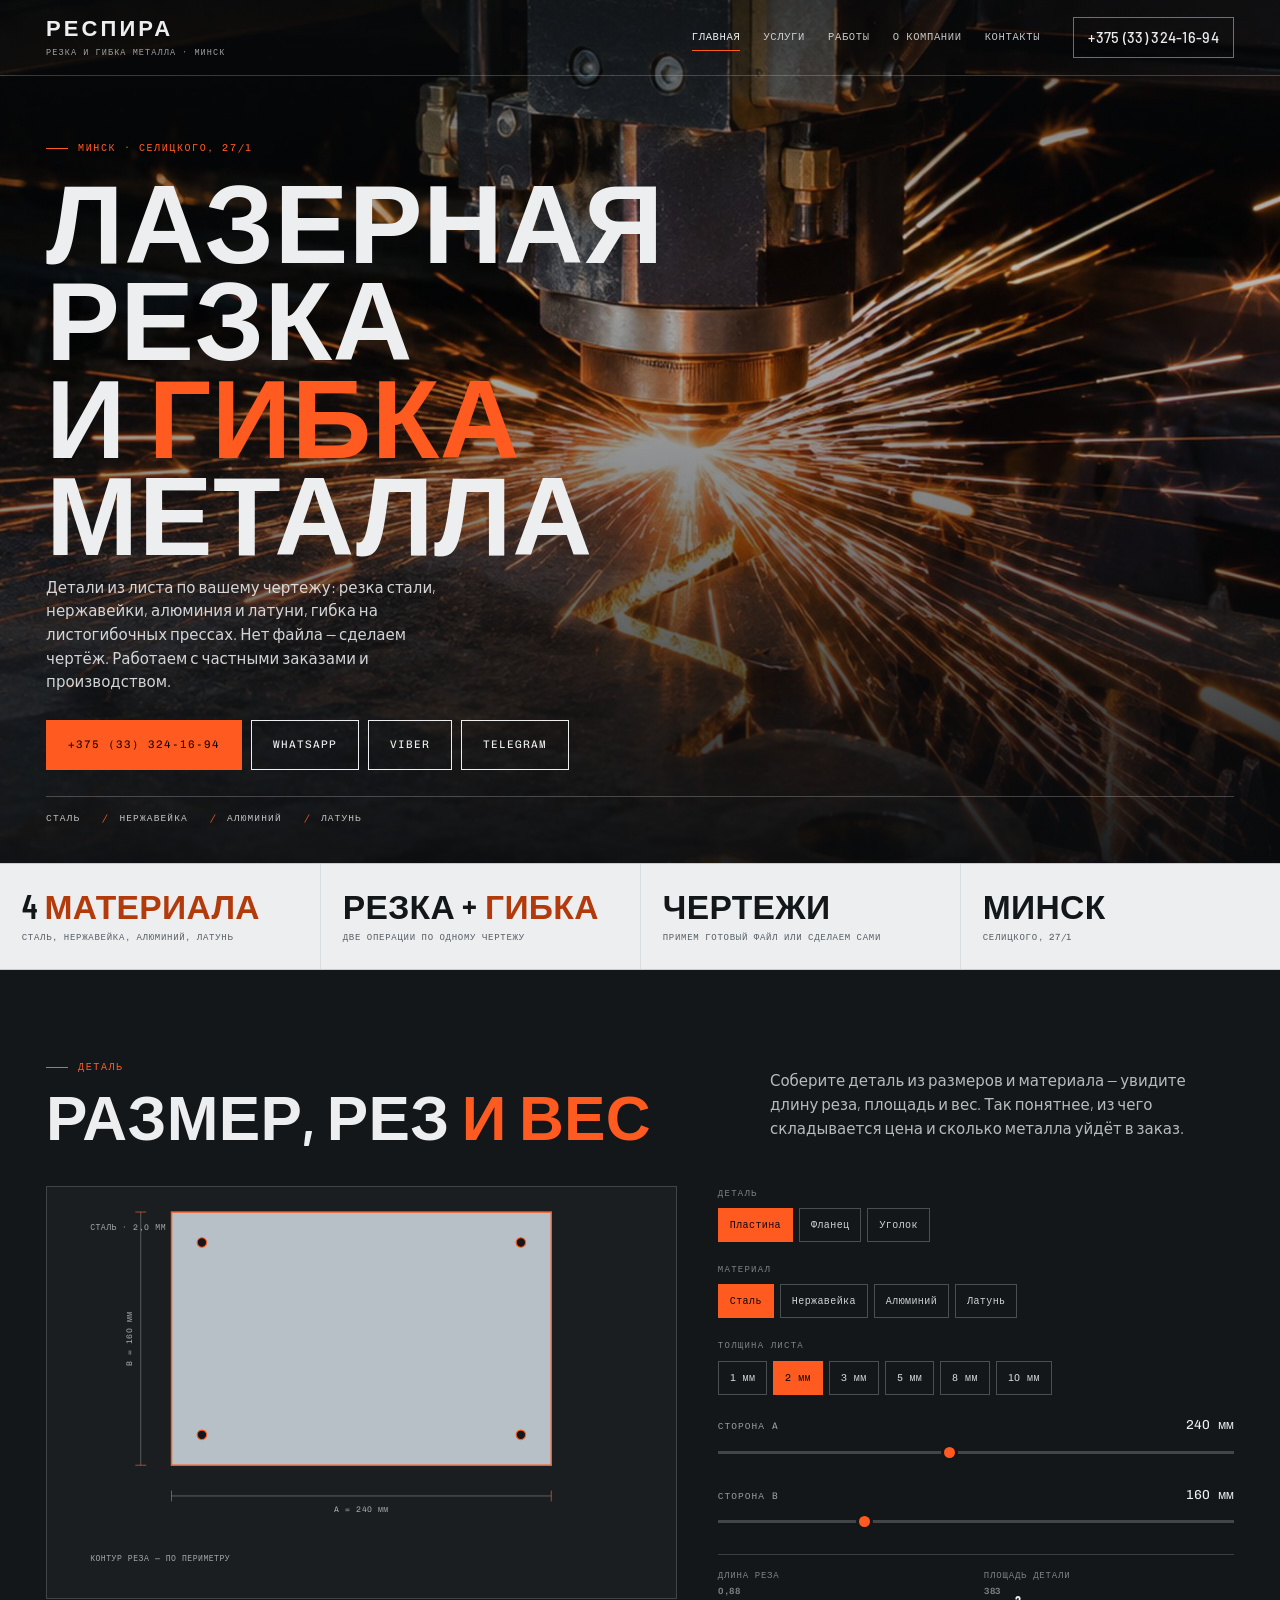
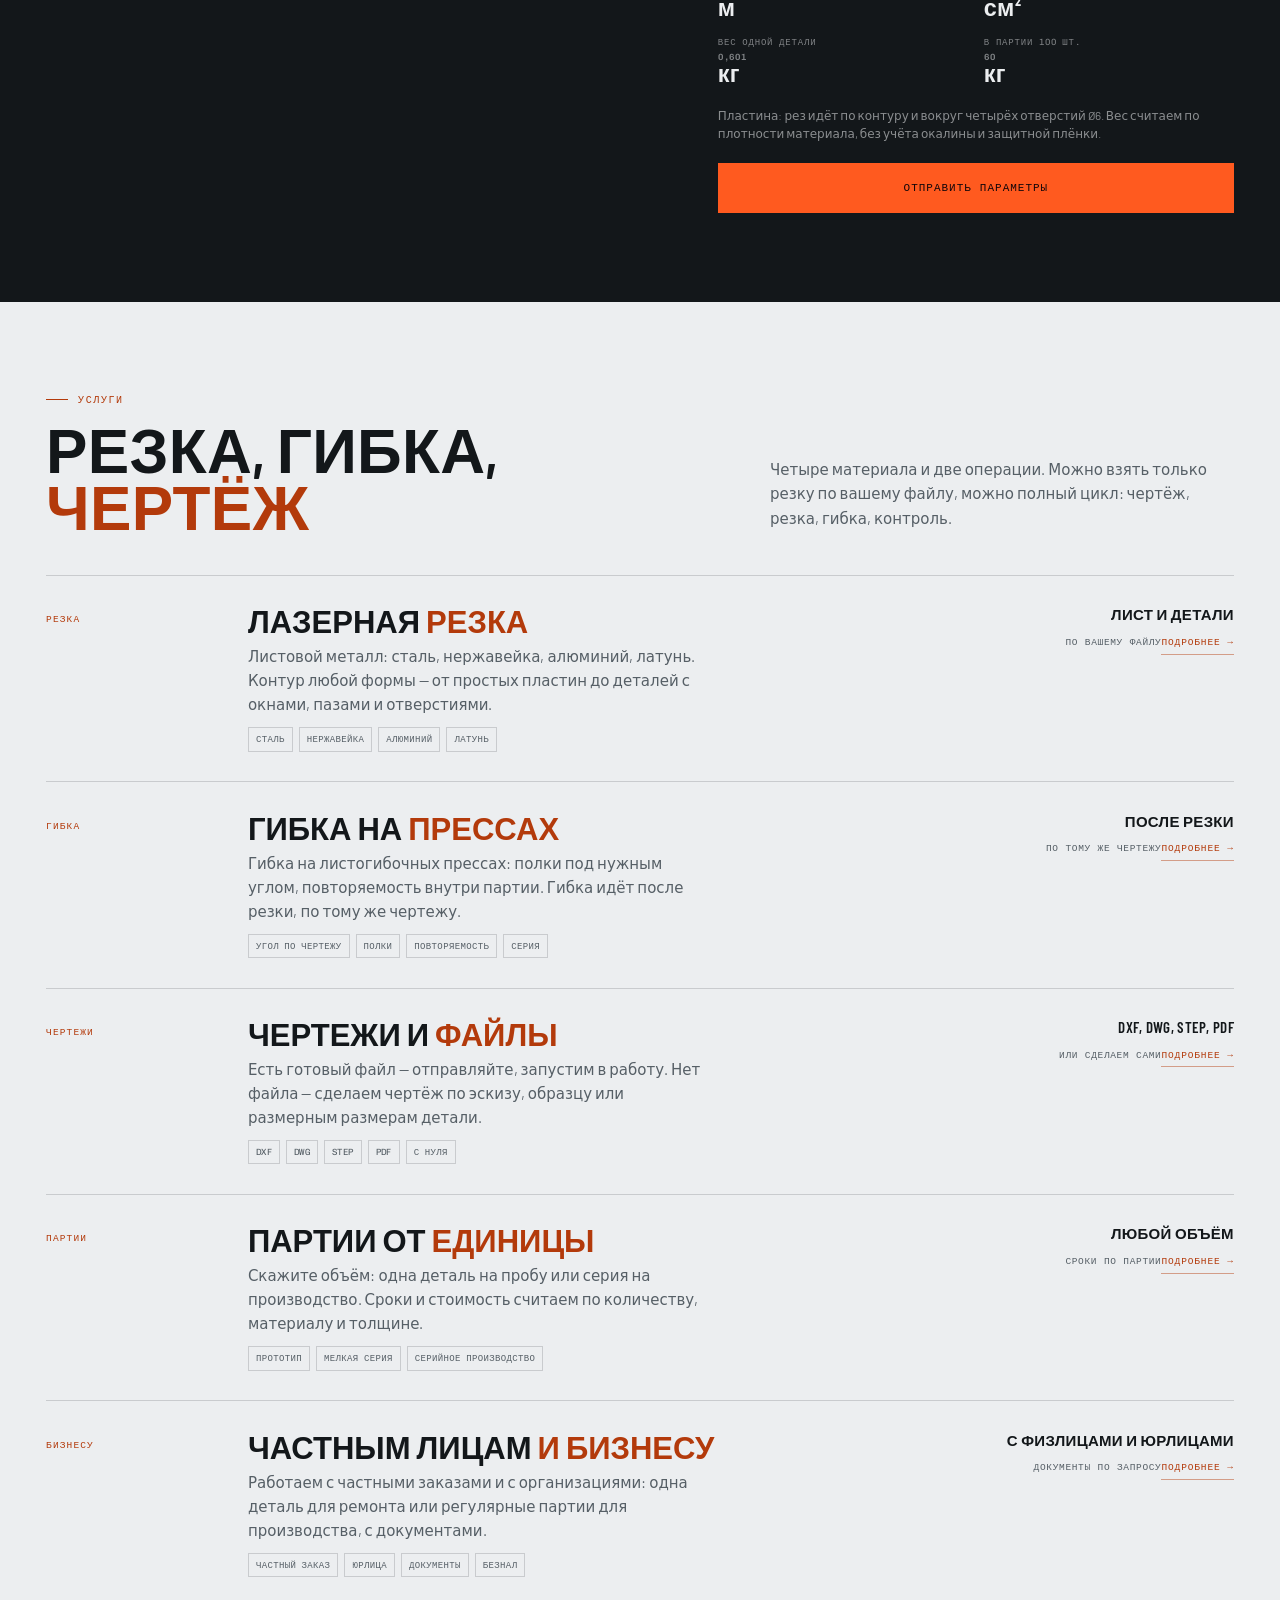
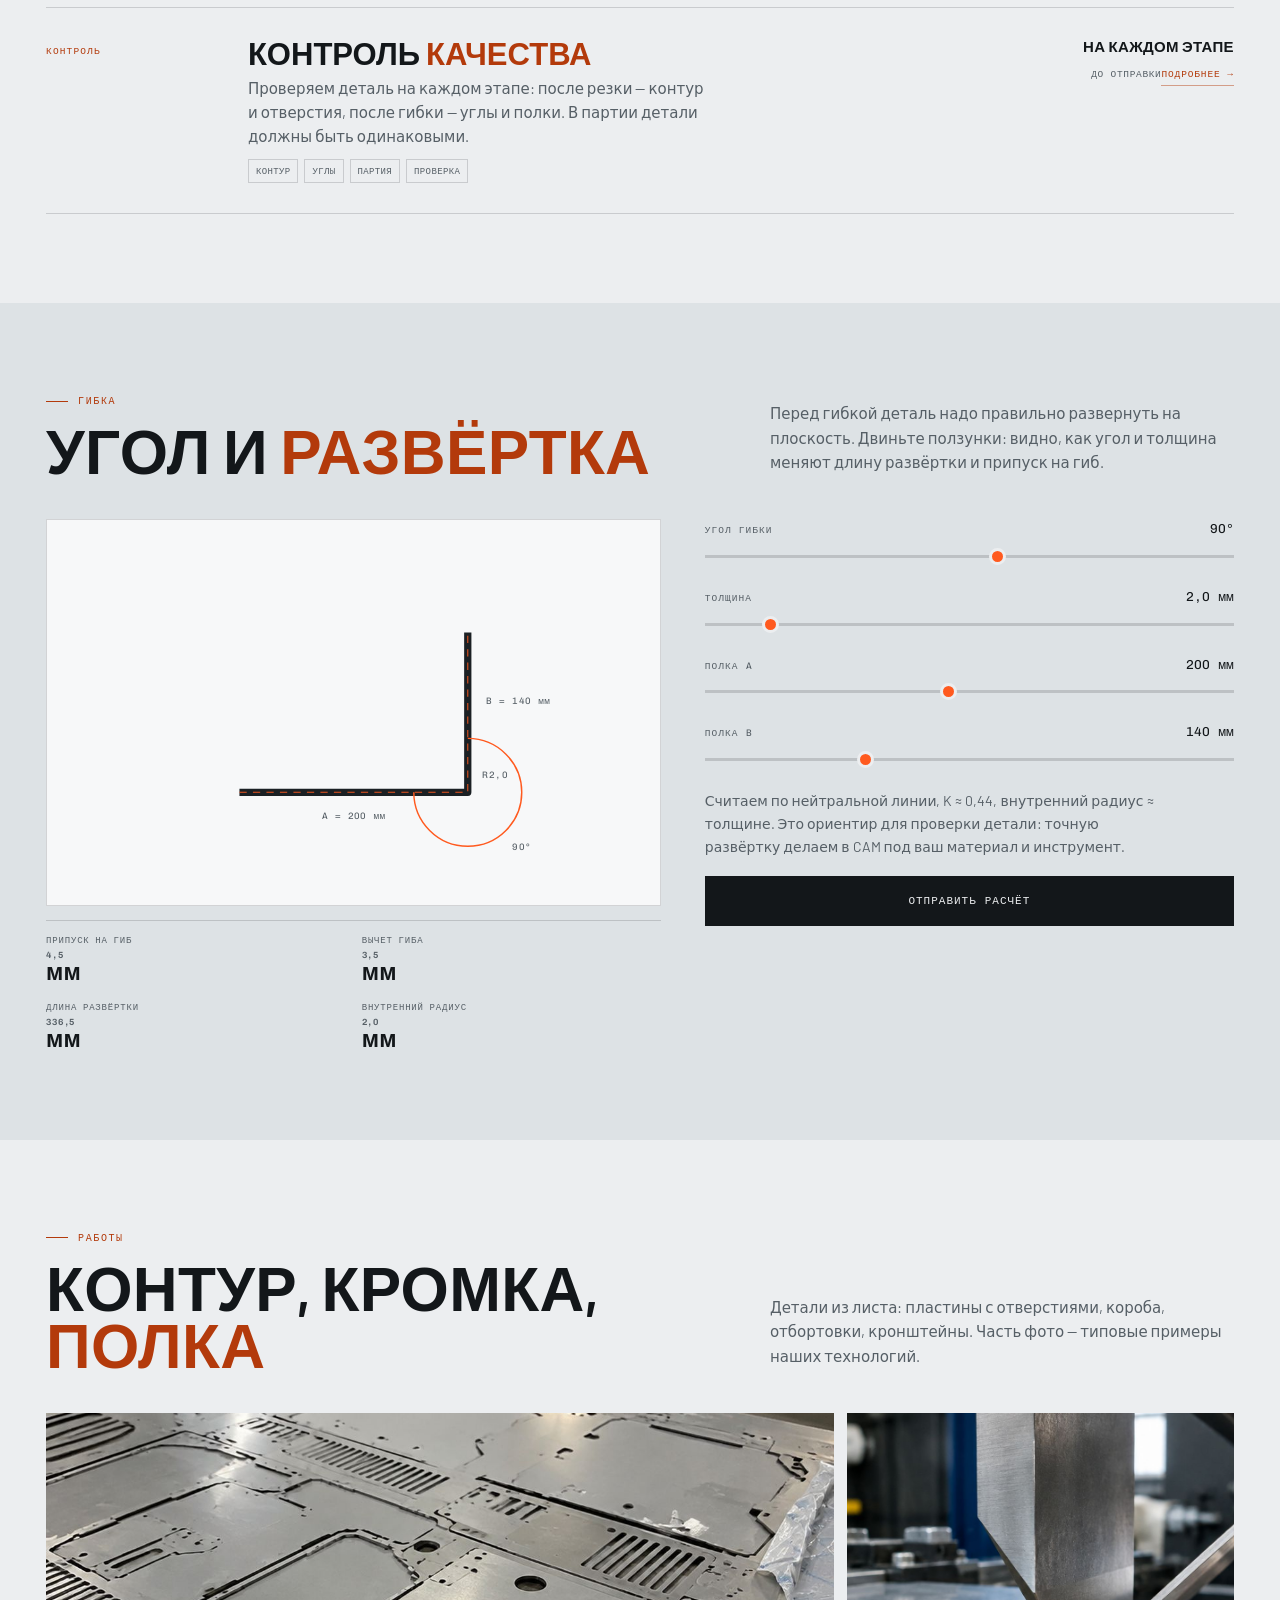
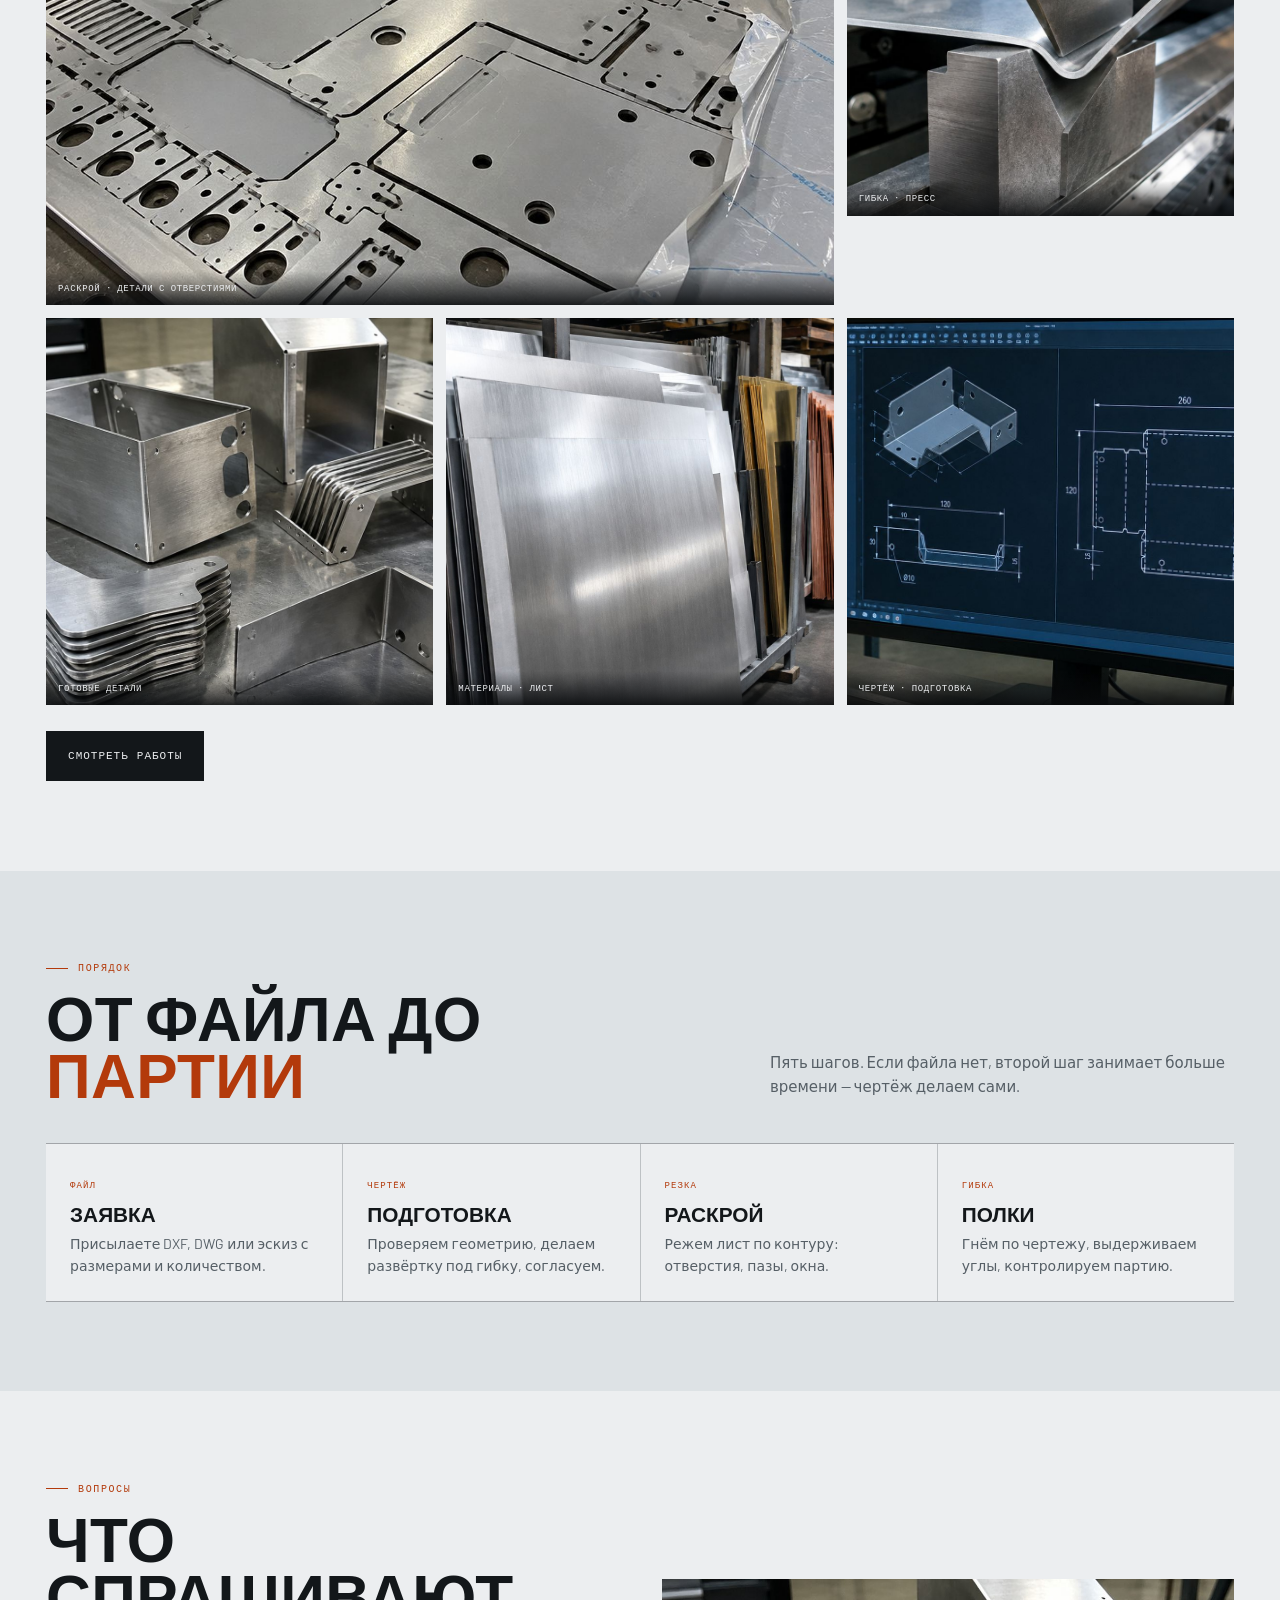
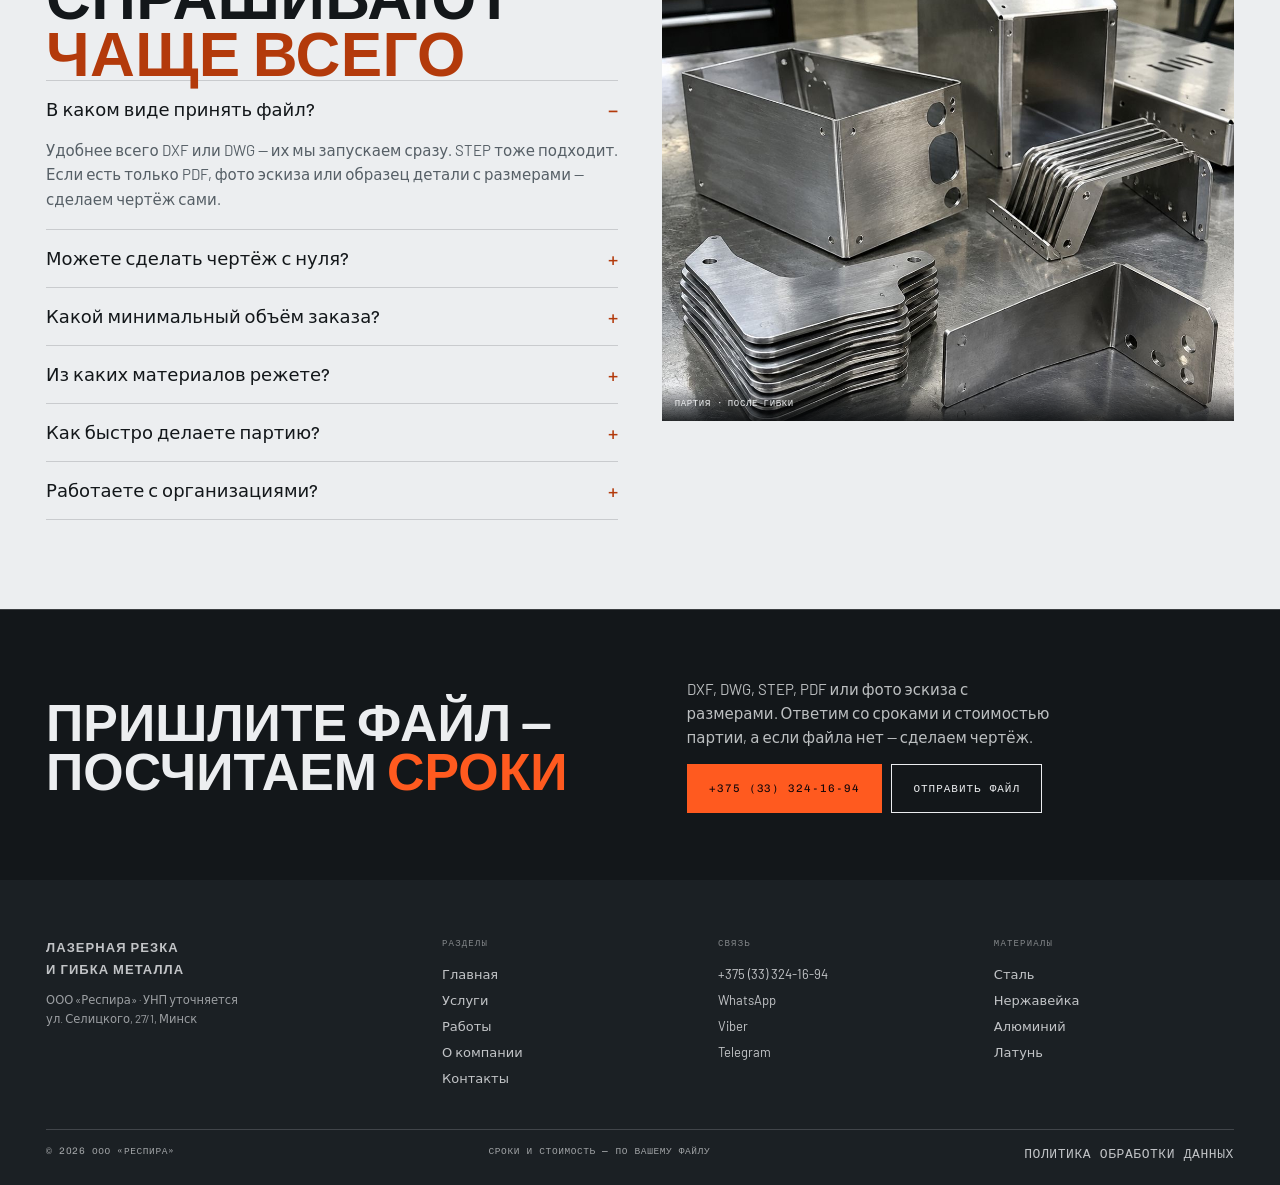
<file: index.html>
<!doctype html>
<html lang="ru">
<head>
<meta charset="utf-8">
<meta name="viewport" content="width=device-width, initial-scale=1">
<title>Лазерная резка и гибка металла в Минске — ООО «Респира»</title>
<meta name="description" content="Лазерная резка листового металла (сталь, нержавейка, алюминий, латунь), гибка на листогибочных прессах, чертежи любой сложности. Минск, ул. Селицкого, 27/1. Расчёт по вашему файлу.">
<link rel="canonical" href="https://romjjjke.github.io/respira/index.html">
<meta property="og:type" content="website">
<meta property="og:title" content="Лазерная резка и гибка металла в Минске — ООО «Респира»">
<meta property="og:description" content="Лазерная резка листового металла (сталь, нержавейка, алюминий, латунь), гибка на листогибочных прессах, чертежи любой сложности. Минск, ул. Селицкого, 27/1. Расчёт по вашему файлу.">
<meta property="og:locale" content="ru_BY">
<meta property="og:url" content="https://romjjjke.github.io/respira/index.html">
<meta property="og:image" content="https://romjjjke.github.io/respira/assets/img/hero.jpg">
<meta name="theme-color" content="#13171A">
<link rel="icon" href="favicon.svg" type="image/svg+xml">
<link rel="preconnect" href="https://fonts.googleapis.com">
<link rel="preconnect" href="https://fonts.gstatic.com" crossorigin>
<link href="https://fonts.googleapis.com/css2?family=Barlow+Condensed:wght@500;600;700&family=Barlow:wght@400;500;600&family=Chivo+Mono:wght@400;500&display=swap" rel="stylesheet">
<style>[hidden]{display:none!important}*,*::before,*::after{box-sizing:border-box}
html{-webkit-text-size-adjust:100%;overflow-x:clip}
body{margin:0;background:#ECEEF0;color:#13171A;font:400 17px/1.6 'Barlow',system-ui,sans-serif;overflow-x:clip}
img{display:block;max-width:100%;height:auto}
a{color:inherit;text-decoration:none}
h1,h2,h3,p,ul,ol,figure,dl,dd{margin:0}ul,ol{padding:0;list-style:none}
button{font:inherit;color:inherit;background:none;border:0;cursor:pointer}
body.is-locked{overflow:hidden}
.wrap{width:100%;max-width:1340px;margin:0 auto;padding:0 clamp(16px,3.6vw,56px)}
.head{position:fixed;inset:0 0 auto;z-index:60;transition:background .25s,box-shadow .25s}
.head__row{display:flex;align-items:center;gap:clamp(12px,2.6vw,38px);height:76px;max-width:1340px;margin:0 auto;padding:0 clamp(16px,3.6vw,56px);border-bottom:1px solid rgba(236,238,240,.22);color:#ECEEF0}
.brand b{font:600 22px/1 'Barlow Condensed','Arial Narrow',sans-serif;letter-spacing:.14em;text-transform:uppercase}
.brand small{display:block;margin-top:4px;font-family:'Chivo Mono',monospace;font-size:8.5px;letter-spacing:.13em;text-transform:uppercase;opacity:.66}
.head__tel{display:inline-flex;font:500 14.5px/1 'Barlow',sans-serif;padding:12px 14px;border:1px solid rgba(236,238,240,.44);white-space:nowrap}
.head--solid,.head.is-stuck{background:rgba(236,238,240,.97);box-shadow:0 1px 0 rgba(19,23,26,.16)}
.head--solid .head__row,.head.is-stuck .head__row{border-bottom-color:transparent;color:#13171A}
.head--solid .head__tel,.head.is-stuck .head__tel{border-color:rgba(19,23,26,.16)}
.hero{position:relative;display:flex;flex-direction:column;justify-content:flex-end;min-height:min(95vh,950px);background:#13171A;color:#ECEEF0;overflow:hidden}
.hero__pic{position:absolute;inset:0}.hero__pic img{width:100%;height:100%;object-fit:cover}
.hero__veil{position:absolute;inset:0;background:linear-gradient(178deg,rgba(9,11,13,.74),rgba(9,11,13,.26) 32%,rgba(9,11,13,.55) 64%,rgba(9,11,13,.94))}
.hero__in{position:relative;z-index:2;width:100%;max-width:1340px;margin:0 auto;padding:140px clamp(16px,3.6vw,56px) clamp(20px,3.2vw,38px)}
.hero h1{margin-top:14px;font:600 clamp(2.7rem,1rem + 7.4vw,7.4rem)/.88 'Barlow Condensed','Arial Narrow',sans-serif;text-transform:uppercase}
.btn{display:inline-flex;align-items:center;justify-content:center;padding:15px 21px;border:1px solid currentColor;font-family:'Chivo Mono',monospace;font-size:11px;letter-spacing:.09em;text-transform:uppercase;cursor:pointer}
.btn--hot{background:#FF5A1F;border-color:#FF5A1F;color:#12060A}
.btn--ink{background:#13171A;border-color:#13171A;color:#ECEEF0}
.btn--paper{background:#ECEEF0;border-color:#ECEEF0;color:#13171A}
.phead{padding:clamp(38px,5vw,80px) 0 clamp(22px,3.2vw,40px);border-bottom:1px solid rgba(19,23,26,.16)}
.inner{padding-top:76px}
.drawer{position:fixed;inset:0;z-index:90;background:#13171A;color:#ECEEF0;display:flex;flex-direction:column;padding:18px clamp(16px,3.6vw,56px) 24px;overflow-y:auto}
.mobbar{display:none}
.foot{background:#1B2024;color:#ECEEF0;padding:clamp(32px,4.4vw,62px) 0 20px}
@media (max-width:1180px){.nav{display:none}.burger{display:flex}}
@media (max-width:760px){
  body{padding-bottom:calc(66px + env(safe-area-inset-bottom))}
  .head__tel{display:none}
  .mobbar{display:grid;grid-template-columns:repeat(4,minmax(0,1fr));gap:6px;position:fixed;left:0;right:0;bottom:0;z-index:70;background:rgba(19,23,26,.98);border-top:1px solid rgba(236,238,240,.2);padding:8px 10px calc(8px + env(safe-area-inset-bottom))}
  .mobbar__b{display:flex;align-items:center;justify-content:center;min-height:46px;font-family:'Chivo Mono',monospace;font-size:9px;letter-spacing:.02em;text-transform:uppercase;text-align:center;border:1px solid rgba(236,238,240,.28);color:#ECEEF0}
  .mobbar__b--call{background:#FF5A1F;border-color:#FF5A1F;color:#12060A}
}</style>
<link rel="stylesheet" href="assets/css/style.v1.css">
<script type="application/ld+json">{"@context": "https://schema.org", "@type": "LocalBusiness", "name": "ООО «Респира» — лазерная резка и гибка металла", "description": "Лазерная резка листового металла и гибка на листогибочных прессах. Сталь, нержавейка, алюминий, латунь. Чертежи любой сложности. Минск.", "telephone": "+375333241694", "url": "https://romjjjke.github.io/respira/", "image": "https://romjjjke.github.io/respira/assets/img/hero.jpg", "address": {"@type": "PostalAddress", "streetAddress": "ул. Селицкого, 27/1", "addressLocality": "Минск", "addressCountry": "BY"}, "areaServed": "Минск", "priceRange": "по расчёту"}</script>
</head>
<body class="">
<header class="head">
  <div class="head__row">
    <a class="brand" href="index.html"><b>Респира</b><small>резка и гибка металла · Минск</small></a>
    <nav class="nav" aria-label="Разделы"><a href="index.html" class="nav__cur">Главная</a><a href="uslugi.html">Услуги</a><a href="raboty.html">Работы</a><a href="master.html">О компании</a><a href="kontakty.html">Контакты</a></nav>
    <a class="head__tel" href="tel:+375333241694">+375 (33) 324-16-94</a>
    <button class="burger" id="burger" type="button" aria-expanded="false" aria-controls="drawer" aria-label="Меню"><span></span><span></span><span></span></button>
  </div>
</header>

<section class="hero">
  <div class="hero__pic"><img src="assets/img/hero.jpg" alt="Лазерная головка режет стальной лист, искры" fetchpriority="high"></div>
  <div class="hero__veil"></div>
  <div class="hero__in">
    <p class="kick">Минск · Селицкого, 27/1</p>
    <h1><span>Лазерная резка</span><span>и <em>гибка</em> металла</span></h1>
    <p class="hero__lead">Детали из листа по вашему чертежу: резка стали, нержавейки, алюминия и латуни, гибка на листогибочных прессах. Нет файла — сделаем чертёж. Работаем с частными заказами и производством.</p>
    <div class="hero__act">
      <a class="btn btn--hot" href="tel:+375333241694">+375 (33) 324-16-94</a>
      <a class="btn btn--ghost" href="https://wa.me/375333241694" target="_blank" rel="noopener">WhatsApp</a>
      <a class="btn btn--ghost" href="viber://chat?number=%2B375333241694">Viber</a>
      <a class="btn btn--ghost" href="https://t.me/+375333241694" target="_blank" rel="noopener">Telegram</a>
    </div>
    <div class="hero__mats">
      <span>сталь</span><span>нержавейка</span><span>алюминий</span><span>латунь</span>
    </div>
  </div>
</section>

<section class="facts">
  <div><b>4 <i>материала</i></b><span>сталь, нержавейка, алюминий, латунь</span></div>
  <div><b>резка + <i>гибка</i></b><span>две операции по одному чертежу</span></div>
  <div><b>чертежи</b><span>примем готовый файл или сделаем сами</span></div>
  <div><b>Минск</b><span>Селицкого, 27/1</span></div>
</section>

<section class="sec sec--ink">
  <div class="wrap">
    <div class="head2">
      <div>
        <p class="kick">Деталь</p>
        <h2 class="h2">Размер, рез <em>и вес</em></h2>
      </div>
      <p class="lead">Соберите деталь из размеров и материала — увидите длину реза, площадь и вес. Так понятнее, из чего складывается цена и сколько металла уйдёт в заказ.</p>
    </div>
    <div class="part">
      <div class="part__box">
        <svg class="part__svg" id="partSvg" viewBox="0 0 660 420" role="img" aria-label="Чертёж детали с размерами"></svg>
      </div>
      <div class="part__panel">
        <div class="part__grp">
          <p>Деталь</p>
          <div class="chips" id="shape-chips">
            <button class="chip" type="button" data-shape="plate" aria-pressed="true">Пластина</button>
            <button class="chip" type="button" data-shape="flange" aria-pressed="false">Фланец</button>
            <button class="chip" type="button" data-shape="angle" aria-pressed="false">Уголок</button>
          </div>
        </div>
        <div class="part__grp">
          <p>Материал</p>
          <div class="chips" id="mat-chips">
            <button class="chip" type="button" data-mat="steel" aria-pressed="true">Сталь</button>
            <button class="chip" type="button" data-mat="stainless" aria-pressed="false">Нержавейка</button>
            <button class="chip" type="button" data-mat="alu" aria-pressed="false">Алюминий</button>
            <button class="chip" type="button" data-mat="brass" aria-pressed="false">Латунь</button>
          </div>
        </div>
        <div class="part__grp">
          <p>Толщина листа</p>
          <div class="chips" id="thick-chips">
            <button class="chip" type="button" data-t="1" aria-pressed="false">1 мм</button>
            <button class="chip" type="button" data-t="2" aria-pressed="true">2 мм</button>
            <button class="chip" type="button" data-t="3" aria-pressed="false">3 мм</button>
            <button class="chip" type="button" data-t="5" aria-pressed="false">5 мм</button>
            <button class="chip" type="button" data-t="8" aria-pressed="false">8 мм</button>
            <button class="chip" type="button" data-t="10" aria-pressed="false">10 мм</button>
          </div>
        </div>
        <div class="field">
          <div class="field__top"><label for="dimA" id="labA">Сторона A</label><output id="outA">240 мм</output></div>
          <input id="dimA" type="range" min="30" max="500" step="5" value="240">
        </div>
        <div class="field">
          <div class="field__top"><label for="dimB" id="labB">Сторона B</label><output id="outB">160 мм</output></div>
          <input id="dimB" type="range" min="30" max="500" step="5" value="160">
        </div>
        <div class="part__out">
          <div><span>длина реза</span><b><span id="o-cut">0,80</span> м</b></div>
          <div><span>площадь детали</span><b><span id="o-area">384</span> см²</b></div>
          <div><span>вес одной детали</span><b><span id="o-weight">0,60</span> кг</b></div>
          <div><span>в партии 100 шт.</span><b><span id="o-batch">60</span> кг</b></div>
        </div>
        <p class="part__note" id="o-note">Вес считаем по плотности материала. Стоимость — отдельно: в неё входят резка, гибка, материал и количество деталей.</p>
        <a class="btn btn--hot" id="part-send" href="https://wa.me/375333241694" target="_blank" rel="noopener">Отправить параметры</a>
      </div>
    </div>
  </div>
</section>

<section class="sec">
  <div class="wrap">
    <div class="head2">
      <div>
        <p class="kick">Услуги</p>
        <h2 class="h2">Резка, гибка, <em>чертёж</em></h2>
      </div>
      <p class="lead">Четыре материала и две операции. Можно взять только резку по вашему файлу, можно полный цикл: чертёж, резка, гибка, контроль.</p>
    </div>
    <div class="svc">      <article class="svc__row">
        <div class="svc__no">резка</div>
        <div>
          <h3>Лазерная <em>резка</em></h3>
          <p>Листовой металл: сталь, нержавейка, алюминий, латунь. Контур любой формы — от простых пластин до деталей с окнами, пазами и отверстиями.</p>
          <div class="svc__tags"><span>сталь</span><span>нержавейка</span><span>алюминий</span><span>латунь</span></div>
        </div>
        <div class="svc__side"><b>лист и детали</b>по вашему файлу<a class="svc__more" href="uslugi.html#u1">Подробнее →</a></div>
      </article>
      <article class="svc__row">
        <div class="svc__no">гибка</div>
        <div>
          <h3>Гибка на <em>прессах</em></h3>
          <p>Гибка на листогибочных прессах: полки под нужным углом, повторяемость внутри партии. Гибка идёт после резки, по тому же чертежу.</p>
          <div class="svc__tags"><span>угол по чертежу</span><span>полки</span><span>повторяемость</span><span>серия</span></div>
        </div>
        <div class="svc__side"><b>после резки</b>по тому же чертежу<a class="svc__more" href="uslugi.html#u2">Подробнее →</a></div>
      </article>
      <article class="svc__row">
        <div class="svc__no">чертежи</div>
        <div>
          <h3>Чертежи и <em>файлы</em></h3>
          <p>Есть готовый файл — отправляйте, запустим в работу. Нет файла — сделаем чертёж по эскизу, образцу или размерным размерам детали.</p>
          <div class="svc__tags"><span>DXF</span><span>DWG</span><span>STEP</span><span>PDF</span><span>с нуля</span></div>
        </div>
        <div class="svc__side"><b>DXF, DWG, STEP, PDF</b>или сделаем сами<a class="svc__more" href="uslugi.html#u3">Подробнее →</a></div>
      </article>
      <article class="svc__row">
        <div class="svc__no">партии</div>
        <div>
          <h3>Партии от <em>единицы</em></h3>
          <p>Скажите объём: одна деталь на пробу или серия на производство. Сроки и стоимость считаем по количеству, материалу и толщине.</p>
          <div class="svc__tags"><span>прототип</span><span>мелкая серия</span><span>серийное производство</span></div>
        </div>
        <div class="svc__side"><b>любой объём</b>сроки по партии<a class="svc__more" href="uslugi.html#u4">Подробнее →</a></div>
      </article>
      <article class="svc__row">
        <div class="svc__no">бизнесу</div>
        <div>
          <h3>Частным лицам <em>и бизнесу</em></h3>
          <p>Работаем с частными заказами и с организациями: одна деталь для ремонта или регулярные партии для производства, с документами.</p>
          <div class="svc__tags"><span>частный заказ</span><span>юрлица</span><span>документы</span><span>безнал</span></div>
        </div>
        <div class="svc__side"><b>с физлицами и юрлицами</b>документы по запросу<a class="svc__more" href="uslugi.html#u5">Подробнее →</a></div>
      </article>
      <article class="svc__row">
        <div class="svc__no">контроль</div>
        <div>
          <h3>Контроль <em>качества</em></h3>
          <p>Проверяем деталь на каждом этапе: после резки — контур и отверстия, после гибки — углы и полки. В партии детали должны быть одинаковыми.</p>
          <div class="svc__tags"><span>контур</span><span>углы</span><span>партия</span><span>проверка</span></div>
        </div>
        <div class="svc__side"><b>на каждом этапе</b>до отправки<a class="svc__more" href="uslugi.html#u6">Подробнее →</a></div>
      </article></div>
  </div>
</section>

<section class="sec sec--p2">
  <div class="wrap">
    <div class="head2">
      <div>
        <p class="kick">Гибка</p>
        <h2 class="h2">Угол и <em>развёртка</em></h2>
      </div>
      <p class="lead">Перед гибкой деталь надо правильно развернуть на плоскость. Двиньте ползунки: видно, как угол и толщина меняют длину развёртки и припуск на гиб.</p>
    </div>
    <div class="bend">
      <div>
        <div class="bend__box">
          <svg class="bend__svg" id="bendSvg" viewBox="0 0 560 340" role="img" aria-label="Схема гибки: полки, угол, радиус"></svg>
        </div>
        <div class="bend__num">
          <div><span>припуск на гиб</span><b><span id="b-ba">7,5</span> мм</b></div>
          <div><span>вычет гиба</span><b><span id="b-bd">13,0</span> мм</b></div>
          <div><span>длина развёртки</span><b><span id="b-flat">327</span> мм</b></div>
          <div><span>внутренний радиус</span><b><span id="b-r">2</span> мм</b></div>
        </div>
      </div>
      <div class="bend__form">
        <div class="field">
          <div class="field__top"><label for="b-angle">Угол гибки</label><output id="b-angleOut">90°</output></div>
          <input id="b-angle" type="range" min="15" max="150" step="5" value="90">
        </div>
        <div class="field">
          <div class="field__top"><label for="b-thick">Толщина</label><output id="b-thickOut">2 мм</output></div>
          <input id="b-thick" type="range" min="1" max="10" step="0.5" value="2">
        </div>
        <div class="field">
          <div class="field__top"><label for="b-a">Полка A</label><output id="b-aOut">200 мм</output></div>
          <input id="b-a" type="range" min="30" max="400" step="5" value="200">
        </div>
        <div class="field">
          <div class="field__top"><label for="b-b">Полка B</label><output id="b-bOut">140 мм</output></div>
          <input id="b-b" type="range" min="30" max="400" step="5" value="140">
        </div>
        <p class="lead" style="font-size:14px">Считаем по нейтральной линии, K ≈ 0,44, внутренний радиус ≈ толщине. Это ориентир для проверки детали: точную развёртку делаем в CAM под ваш материал и инструмент.</p>
        <a class="btn btn--ink" id="bend-send" href="https://wa.me/375333241694" target="_blank" rel="noopener">Отправить расчёт</a>
      </div>
    </div>
  </div>
</section>

<section class="sec">
  <div class="wrap">
    <div class="head2">
      <div>
        <p class="kick">Работы</p>
        <h2 class="h2">Контур, кромка, <em>полка</em></h2>
      </div>
      <p class="lead">Детали из листа: пластины с отверстиями, короба, отбортовки, кронштейны. Часть фото — типовые примеры наших технологий.</p>
    </div>
    <div class="gal">
      <figure class="g-a rv"><img src="assets/img/sheet.jpg" alt="Раскрой листа: вырезанные детали с отверстиями" loading="lazy"><figcaption>Раскрой · детали с отверстиями</figcaption></figure>
      <figure class="g-b rv"><img src="assets/img/press.jpg" alt="Гибка листа на листогибочном прессе" loading="lazy"><figcaption>Гибка · пресс</figcaption></figure>
      <figure class="g-c rv"><img src="assets/img/parts.jpg" alt="Готовые гнутые детали из стали" loading="lazy"><figcaption>Готовые детали</figcaption></figure>
      <figure class="g-d rv"><img src="assets/img/metal.jpg" alt="Листы нержавейки и алюминия" loading="lazy"><figcaption>Материалы · лист</figcaption></figure>
      <figure class="g-e rv"><img src="assets/img/cad.jpg" alt="Чертёж детали на мониторе" loading="lazy"><figcaption>Чертёж · подготовка</figcaption></figure>
    </div>
    <p style="margin-top:clamp(16px,2.4vw,26px)"><a class="btn btn--ink" href="raboty.html">Смотреть работы</a></p>
  </div>
</section>

<section class="sec sec--p2">
  <div class="wrap">
    <div class="head2">
      <div>
        <p class="kick">Порядок</p>
        <h2 class="h2">От файла до <em>партии</em></h2>
      </div>
      <p class="lead">Пять шагов. Если файла нет, второй шаг занимает больше времени — чертёж делаем сами.</p>
    </div>
    <div class="steps">
      <div class="rv"><span>Файл</span><h3>Заявка</h3><p>Присылаете DXF, DWG или эскиз с размерами и количеством.</p></div>
      <div class="rv"><span>Чертёж</span><h3>Подготовка</h3><p>Проверяем геометрию, делаем развёртку под гибку, согласуем.</p></div>
      <div class="rv"><span>Резка</span><h3>Раскрой</h3><p>Режем лист по контуру: отверстия, пазы, окна.</p></div>
      <div class="rv"><span>Гибка</span><h3>Полки</h3><p>Гнём по чертежу, выдерживаем углы, контролируем партию.</p></div>
    </div>
  </div>
</section>

<section class="sec">
  <div class="wrap split">
    <div>
      <p class="kick">Вопросы</p>
      <h2 class="h2">Что спрашивают <em>чаще всего</em></h2>
      <div class="faq">
        <details open><summary>В каком виде принять файл?</summary><p>Удобнее всего DXF или DWG — их мы запускаем сразу. STEP тоже подходит. Если есть только PDF, фото эскиза или образец детали с размерами — сделаем чертёж сами.</p></details>
        <details><summary>Можете сделать чертёж с нуля?</summary><p>Да. Пришлите эскиз, фото или опишите деталь словами и размерами: подготовим чертёж, развёртку под гибку и согласуем с вами до запуска.</p></details>
        <details><summary>Какой минимальный объём заказа?</summary><p>Скажите, сколько деталей нужно — от одной до партии. По количеству, материалу и толщине посчитаем сроки и стоимость.</p></details>
        <details><summary>Из каких материалов режете?</summary><p>Сталь, нержавейка, алюминий, латунь. Для каждой пары «материал + толщина» режим подбирается отдельно, поэтому толщину уточняем по вашей детали.</p></details>
        <details><summary>Как быстро делаете партию?</summary><p>Срок зависит от объёма, материала и количества гибов. После файла называем конкретную дату и держим её.</p></details>
        <details><summary>Работаете с организациями?</summary><p>Да, работаем и с частными заказами, и с юрлицами: документы и безналичный расчёт — по запросу.</p></details>
      </div>
    </div>
    <figure class="split__pic">
      <img src="assets/img/parts.jpg" alt="Готовые детали после гибки" loading="lazy">
      <figcaption>Партия · после гибки</figcaption>
    </figure>
  </div>
</section>
<section class="cta">
  <div class="wrap cta__in">
    <h2>Пришлите файл —<br>посчитаем <em>сроки</em></h2>
    <div class="cta__side">
      <p>DXF, DWG, STEP, PDF или фото эскиза с размерами. Ответим со сроками и стоимостью партии, а если файла нет — сделаем чертёж.</p>
      <div class="cta__act">
        <a class="btn btn--hot" href="tel:+375333241694">+375 (33) 324-16-94</a>
        <a class="btn btn--ghost" href="https://wa.me/375333241694" target="_blank" rel="noopener">Отправить файл</a>
      </div>
    </div>
  </div>
</section>
<footer class="foot">
  <div class="wrap">
    <div class="foot__grid">
      <div>
        <p class="foot__brand">Лазерная резка<br>и гибка металла</p>
        <p class="foot__small">ООО «Респира» · УНП уточняется<br>ул. Селицкого, 27/1, Минск</p>
      </div>
      <div class="foot__col">
        <div class="foot__h">Разделы</div>
        <a href="index.html">Главная</a><a href="uslugi.html">Услуги</a><a href="raboty.html">Работы</a><a href="master.html">О компании</a><a href="kontakty.html">Контакты</a>
      </div>
      <div class="foot__col">
        <div class="foot__h">Связь</div>
        <a href="tel:+375333241694">+375 (33) 324-16-94</a>
        <a href="https://wa.me/375333241694" target="_blank" rel="noopener">WhatsApp</a>
        <a href="viber://chat?number=%2B375333241694">Viber</a>
        <a href="https://t.me/+375333241694" target="_blank" rel="noopener">Telegram</a>
      </div>
      <div class="foot__col">
        <div class="foot__h">Материалы</div>
        <a href="uslugi.html">Сталь</a>
        <a href="uslugi.html">Нержавейка</a>
        <a href="uslugi.html">Алюминий</a>
        <a href="uslugi.html">Латунь</a>
      </div>
    </div>
    <div class="foot__bottom">
      <span>&copy; 2026 ООО «Респира»</span>
      <span>Сроки и стоимость — по вашему файлу</span>
      <a href="politika.html">Политика обработки данных</a>
    </div>
  </div>
</footer>
<div class="drawer" id="drawer" hidden>
  <div class="drawer__top">
    <a class="brand" href="index.html"><b>Респира</b><small>резка и гибка металла · Минск</small></a>
    <button class="drawer__close" id="drawer-close" type="button" aria-label="Закрыть меню">&times;</button>
  </div>
  <nav class="drawer__nav" aria-label="Мобильная навигация"><a href="index.html">Главная<span>01</span></a><a href="uslugi.html">Услуги<span>02</span></a><a href="raboty.html">Работы<span>03</span></a><a href="master.html">О компании<span>04</span></a><a href="kontakty.html">Контакты<span>05</span></a></nav>
  <div class="drawer__meta">
    <a href="tel:+375333241694">+375 (33) 324-16-94</a>
    <p>ул. Селицкого, 27/1 · Минск</p>
    <div class="msg">
          <a class="btn btn--hot" href="https://wa.me/375333241694" target="_blank" rel="noopener">WhatsApp</a>
          <a class="btn btn--ghost" href="viber://chat?number=%2B375333241694">Viber</a>
          <a class="btn btn--ghost" href="https://t.me/+375333241694" target="_blank" rel="noopener">Telegram</a>
        </div>
  </div>
</div>
<nav class="mobbar" aria-label="Быстрая связь">
  <a class="mobbar__b mobbar__b--call" href="tel:+375333241694">Позвонить</a>
  <a class="mobbar__b" href="https://wa.me/375333241694" target="_blank" rel="noopener">WhatsApp</a>
  <a class="mobbar__b" href="viber://chat?number=%2B375333241694">Viber</a>
  <a class="mobbar__b" href="https://t.me/+375333241694" target="_blank" rel="noopener">Telegram</a>
</nav>
<script src="assets/js/main.v1.js" defer></script>
</body>
</html>
</file>
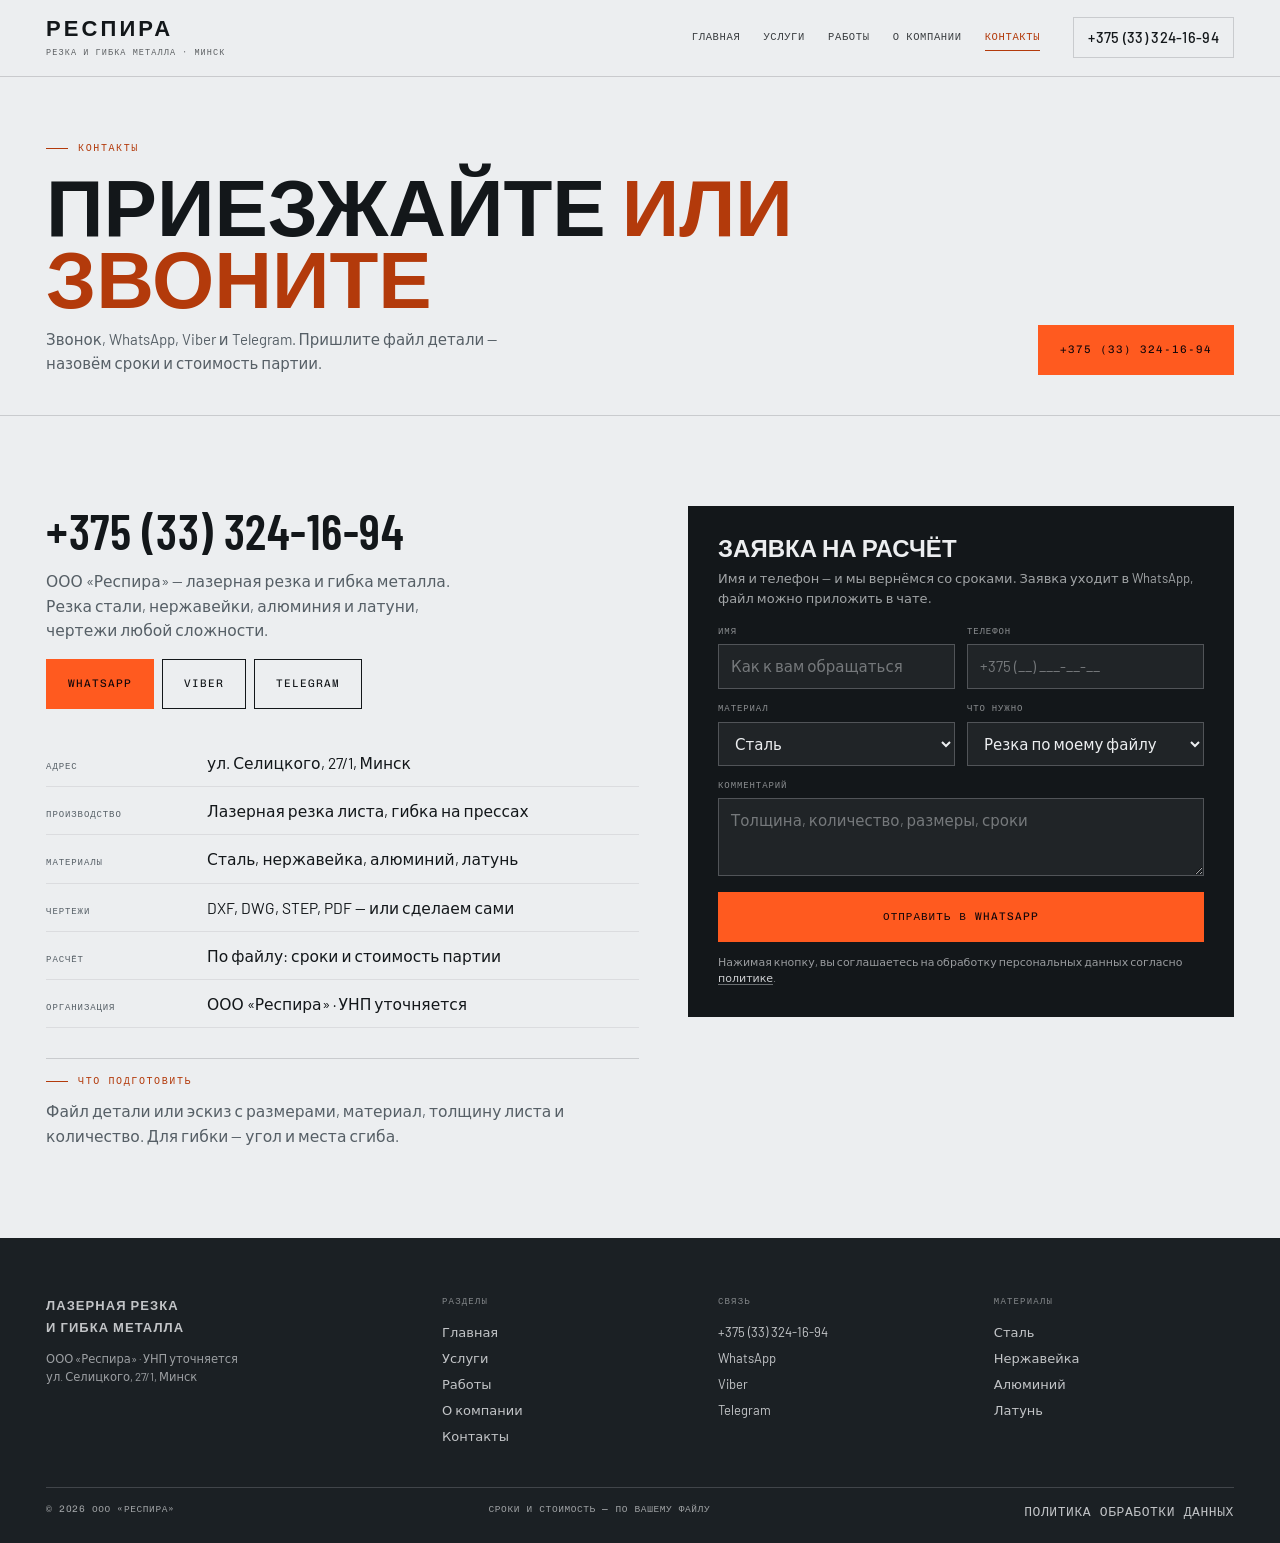
<file: kontakty.html>
<!doctype html>
<html lang="ru">
<head>
<meta charset="utf-8">
<meta name="viewport" content="width=device-width, initial-scale=1">
<title>Контакты: +375 (33) 324-16-94 — ООО «Респира», Минск</title>
<meta name="description" content="Телефон, WhatsApp, Viber и Telegram: +375 (33) 324-16-94. Минск, ул. Селицкого, 27/1. Заявка на расчёт по вашему файлу.">
<link rel="canonical" href="https://romjjjke.github.io/respira/kontakty.html">
<meta property="og:type" content="website">
<meta property="og:title" content="Контакты: +375 (33) 324-16-94 — ООО «Респира», Минск">
<meta property="og:description" content="Телефон, WhatsApp, Viber и Telegram: +375 (33) 324-16-94. Минск, ул. Селицкого, 27/1. Заявка на расчёт по вашему файлу.">
<meta property="og:locale" content="ru_BY">
<meta property="og:url" content="https://romjjjke.github.io/respira/kontakty.html">
<meta property="og:image" content="https://romjjjke.github.io/respira/assets/img/hero.jpg">
<meta name="theme-color" content="#13171A">
<link rel="icon" href="favicon.svg" type="image/svg+xml">
<link rel="preconnect" href="https://fonts.googleapis.com">
<link rel="preconnect" href="https://fonts.gstatic.com" crossorigin>
<link href="https://fonts.googleapis.com/css2?family=Barlow+Condensed:wght@500;600;700&family=Barlow:wght@400;500;600&family=Chivo+Mono:wght@400;500&display=swap" rel="stylesheet">
<style>[hidden]{display:none!important}*,*::before,*::after{box-sizing:border-box}
html{-webkit-text-size-adjust:100%;overflow-x:clip}
body{margin:0;background:#ECEEF0;color:#13171A;font:400 17px/1.6 'Barlow',system-ui,sans-serif;overflow-x:clip}
img{display:block;max-width:100%;height:auto}
a{color:inherit;text-decoration:none}
h1,h2,h3,p,ul,ol,figure,dl,dd{margin:0}ul,ol{padding:0;list-style:none}
button{font:inherit;color:inherit;background:none;border:0;cursor:pointer}
body.is-locked{overflow:hidden}
.wrap{width:100%;max-width:1340px;margin:0 auto;padding:0 clamp(16px,3.6vw,56px)}
.head{position:fixed;inset:0 0 auto;z-index:60;transition:background .25s,box-shadow .25s}
.head__row{display:flex;align-items:center;gap:clamp(12px,2.6vw,38px);height:76px;max-width:1340px;margin:0 auto;padding:0 clamp(16px,3.6vw,56px);border-bottom:1px solid rgba(236,238,240,.22);color:#ECEEF0}
.brand b{font:600 22px/1 'Barlow Condensed','Arial Narrow',sans-serif;letter-spacing:.14em;text-transform:uppercase}
.brand small{display:block;margin-top:4px;font-family:'Chivo Mono',monospace;font-size:8.5px;letter-spacing:.13em;text-transform:uppercase;opacity:.66}
.head__tel{display:inline-flex;font:500 14.5px/1 'Barlow',sans-serif;padding:12px 14px;border:1px solid rgba(236,238,240,.44);white-space:nowrap}
.head--solid,.head.is-stuck{background:rgba(236,238,240,.97);box-shadow:0 1px 0 rgba(19,23,26,.16)}
.head--solid .head__row,.head.is-stuck .head__row{border-bottom-color:transparent;color:#13171A}
.head--solid .head__tel,.head.is-stuck .head__tel{border-color:rgba(19,23,26,.16)}
.hero{position:relative;display:flex;flex-direction:column;justify-content:flex-end;min-height:min(95vh,950px);background:#13171A;color:#ECEEF0;overflow:hidden}
.hero__pic{position:absolute;inset:0}.hero__pic img{width:100%;height:100%;object-fit:cover}
.hero__veil{position:absolute;inset:0;background:linear-gradient(178deg,rgba(9,11,13,.74),rgba(9,11,13,.26) 32%,rgba(9,11,13,.55) 64%,rgba(9,11,13,.94))}
.hero__in{position:relative;z-index:2;width:100%;max-width:1340px;margin:0 auto;padding:140px clamp(16px,3.6vw,56px) clamp(20px,3.2vw,38px)}
.hero h1{margin-top:14px;font:600 clamp(2.7rem,1rem + 7.4vw,7.4rem)/.88 'Barlow Condensed','Arial Narrow',sans-serif;text-transform:uppercase}
.btn{display:inline-flex;align-items:center;justify-content:center;padding:15px 21px;border:1px solid currentColor;font-family:'Chivo Mono',monospace;font-size:11px;letter-spacing:.09em;text-transform:uppercase;cursor:pointer}
.btn--hot{background:#FF5A1F;border-color:#FF5A1F;color:#12060A}
.btn--ink{background:#13171A;border-color:#13171A;color:#ECEEF0}
.btn--paper{background:#ECEEF0;border-color:#ECEEF0;color:#13171A}
.phead{padding:clamp(38px,5vw,80px) 0 clamp(22px,3.2vw,40px);border-bottom:1px solid rgba(19,23,26,.16)}
.inner{padding-top:76px}
.drawer{position:fixed;inset:0;z-index:90;background:#13171A;color:#ECEEF0;display:flex;flex-direction:column;padding:18px clamp(16px,3.6vw,56px) 24px;overflow-y:auto}
.mobbar{display:none}
.foot{background:#1B2024;color:#ECEEF0;padding:clamp(32px,4.4vw,62px) 0 20px}
@media (max-width:1180px){.nav{display:none}.burger{display:flex}}
@media (max-width:760px){
  body{padding-bottom:calc(66px + env(safe-area-inset-bottom))}
  .head__tel{display:none}
  .mobbar{display:grid;grid-template-columns:repeat(4,minmax(0,1fr));gap:6px;position:fixed;left:0;right:0;bottom:0;z-index:70;background:rgba(19,23,26,.98);border-top:1px solid rgba(236,238,240,.2);padding:8px 10px calc(8px + env(safe-area-inset-bottom))}
  .mobbar__b{display:flex;align-items:center;justify-content:center;min-height:46px;font-family:'Chivo Mono',monospace;font-size:9px;letter-spacing:.02em;text-transform:uppercase;text-align:center;border:1px solid rgba(236,238,240,.28);color:#ECEEF0}
  .mobbar__b--call{background:#FF5A1F;border-color:#FF5A1F;color:#12060A}
}</style>
<link rel="stylesheet" href="assets/css/style.v1.css">
<script type="application/ld+json">{"@context": "https://schema.org", "@type": "LocalBusiness", "name": "ООО «Респира» — лазерная резка и гибка металла", "description": "Лазерная резка листового металла и гибка на листогибочных прессах. Сталь, нержавейка, алюминий, латунь. Чертежи любой сложности. Минск.", "telephone": "+375333241694", "url": "https://romjjjke.github.io/respira/", "image": "https://romjjjke.github.io/respira/assets/img/hero.jpg", "address": {"@type": "PostalAddress", "streetAddress": "ул. Селицкого, 27/1", "addressLocality": "Минск", "addressCountry": "BY"}, "areaServed": "Минск", "priceRange": "по расчёту"}</script>
</head>
<body class="inner">
<header class="head head--solid">
  <div class="head__row">
    <a class="brand" href="index.html"><b>Респира</b><small>резка и гибка металла · Минск</small></a>
    <nav class="nav" aria-label="Разделы"><a href="index.html">Главная</a><a href="uslugi.html">Услуги</a><a href="raboty.html">Работы</a><a href="master.html">О компании</a><a href="kontakty.html" class="nav__cur">Контакты</a></nav>
    <a class="head__tel" href="tel:+375333241694">+375 (33) 324-16-94</a>
    <button class="burger" id="burger" type="button" aria-expanded="false" aria-controls="drawer" aria-label="Меню"><span></span><span></span><span></span></button>
  </div>
</header>

<section class="phead">
  <div class="wrap">
    <p class="kick">Контакты</p>
    <div class="phead__row">
      <div>
        <h1>Приезжайте <em>или звоните</em></h1>
        <p class="phead__lead">Звонок, WhatsApp, Viber и Telegram. Пришлите файл детали — назовём сроки и стоимость партии.</p>
      </div>
      <div class="phead__act"><a class="btn btn--hot" href="tel:+375333241694">+375 (33) 324-16-94</a></div>
    </div>
  </div>
</section>

<section class="sec">
  <div class="wrap contacts">
    <div>
      <a class="telbig" href="tel:+375333241694">+375 (33) 324-16-94</a>
      <p style="margin-top:12px;font-size:15.5px;line-height:1.6;color:var(--mute);max-width:48ch">ООО «Респира» — лазерная резка и гибка металла. Резка стали, нержавейки, алюминия и латуни, чертежи любой сложности.</p>
      <div style="margin-top:16px">
        <div class="msg">
          <a class="btn btn--hot" href="https://wa.me/375333241694" target="_blank" rel="noopener">WhatsApp</a>
          <a class="btn btn--ghost" href="viber://chat?number=%2B375333241694">Viber</a>
          <a class="btn btn--ghost" href="https://t.me/+375333241694" target="_blank" rel="noopener">Telegram</a>
        </div>
      </div>
      <dl style="margin-top:clamp(18px,2.8vw,30px)">
        <div class="crow"><dt>Адрес</dt><dd>ул. Селицкого, 27/1, Минск</dd></div>
        <div class="crow"><dt>Производство</dt><dd>Лазерная резка листа, гибка на прессах</dd></div>
        <div class="crow"><dt>Материалы</dt><dd>Сталь, нержавейка, алюминий, латунь</dd></div>
        <div class="crow"><dt>Чертежи</dt><dd>DXF, DWG, STEP, PDF — или сделаем сами</dd></div>
        <div class="crow"><dt>Расчёт</dt><dd>По файлу: сроки и стоимость партии</dd></div>
        <div class="crow"><dt>Организация</dt><dd>ООО «Респира» · УНП уточняется</dd></div>
      </dl>
      <div style="margin-top:clamp(18px,2.8vw,30px);border-top:1px solid var(--line);padding-top:14px">
        <p class="kick">Что подготовить</p>
        <p style="margin-top:9px;font-size:15.5px;line-height:1.62;color:var(--mute);max-width:58ch">Файл детали или эскиз с размерами, материал, толщину листа и количество. Для гибки — угол и места сгиба.</p>
      </div>
    </div>
    <form class="form" id="lead" novalidate>
      <h3>Заявка на расчёт</h3>
      <p class="form__sub">Имя и телефон — и мы вернёмся со сроками. Заявка уходит в WhatsApp, файл можно приложить в чате.</p>
      <div class="form__grid">
        <label class="form__f"><span>Имя</span><input id="f-name" name="name" type="text" placeholder="Как к вам обращаться" autocomplete="name"></label>
        <label class="form__f"><span>Телефон</span><input id="f-phone" name="phone" type="tel" placeholder="+375 (__) ___-__-__" autocomplete="tel"></label>
        <label class="form__f"><span>Материал</span>
          <select id="f-mat" name="mat">
            <option>Сталь</option>
            <option>Нержавейка</option>
            <option>Алюминий</option>
            <option>Латунь</option>
            <option>Пока не выбрал</option>
          </select>
        </label>
        <label class="form__f"><span>Что нужно</span>
          <select id="f-what" name="what">
            <option>Резка по моему файлу</option>
            <option>Резка и гибка</option>
            <option>Нужен чертёж</option>
            <option>Партия деталей</option>
            <option>Пока не знаю</option>
          </select>
        </label>
        <label class="form__f form__f--full"><span>Комментарий</span><textarea id="f-note" name="note" placeholder="Толщина, количество, размеры, сроки"></textarea></label>
        <button class="btn btn--hot form__btn" type="submit">Отправить в WhatsApp</button>
        <p class="form__ok" hidden></p>
        <p class="form__note">Нажимая кнопку, вы соглашаетесь на обработку персональных данных согласно <a href="politika.html">политике</a>.</p>
      </div>
    </form>
  </div>
</section>
<footer class="foot">
  <div class="wrap">
    <div class="foot__grid">
      <div>
        <p class="foot__brand">Лазерная резка<br>и гибка металла</p>
        <p class="foot__small">ООО «Респира» · УНП уточняется<br>ул. Селицкого, 27/1, Минск</p>
      </div>
      <div class="foot__col">
        <div class="foot__h">Разделы</div>
        <a href="index.html">Главная</a><a href="uslugi.html">Услуги</a><a href="raboty.html">Работы</a><a href="master.html">О компании</a><a href="kontakty.html">Контакты</a>
      </div>
      <div class="foot__col">
        <div class="foot__h">Связь</div>
        <a href="tel:+375333241694">+375 (33) 324-16-94</a>
        <a href="https://wa.me/375333241694" target="_blank" rel="noopener">WhatsApp</a>
        <a href="viber://chat?number=%2B375333241694">Viber</a>
        <a href="https://t.me/+375333241694" target="_blank" rel="noopener">Telegram</a>
      </div>
      <div class="foot__col">
        <div class="foot__h">Материалы</div>
        <a href="uslugi.html">Сталь</a>
        <a href="uslugi.html">Нержавейка</a>
        <a href="uslugi.html">Алюминий</a>
        <a href="uslugi.html">Латунь</a>
      </div>
    </div>
    <div class="foot__bottom">
      <span>&copy; 2026 ООО «Респира»</span>
      <span>Сроки и стоимость — по вашему файлу</span>
      <a href="politika.html">Политика обработки данных</a>
    </div>
  </div>
</footer>
<div class="drawer" id="drawer" hidden>
  <div class="drawer__top">
    <a class="brand" href="index.html"><b>Респира</b><small>резка и гибка металла · Минск</small></a>
    <button class="drawer__close" id="drawer-close" type="button" aria-label="Закрыть меню">&times;</button>
  </div>
  <nav class="drawer__nav" aria-label="Мобильная навигация"><a href="index.html">Главная<span>01</span></a><a href="uslugi.html">Услуги<span>02</span></a><a href="raboty.html">Работы<span>03</span></a><a href="master.html">О компании<span>04</span></a><a href="kontakty.html">Контакты<span>05</span></a></nav>
  <div class="drawer__meta">
    <a href="tel:+375333241694">+375 (33) 324-16-94</a>
    <p>ул. Селицкого, 27/1 · Минск</p>
    <div class="msg">
          <a class="btn btn--hot" href="https://wa.me/375333241694" target="_blank" rel="noopener">WhatsApp</a>
          <a class="btn btn--ghost" href="viber://chat?number=%2B375333241694">Viber</a>
          <a class="btn btn--ghost" href="https://t.me/+375333241694" target="_blank" rel="noopener">Telegram</a>
        </div>
  </div>
</div>
<nav class="mobbar" aria-label="Быстрая связь">
  <a class="mobbar__b mobbar__b--call" href="tel:+375333241694">Позвонить</a>
  <a class="mobbar__b" href="https://wa.me/375333241694" target="_blank" rel="noopener">WhatsApp</a>
  <a class="mobbar__b" href="viber://chat?number=%2B375333241694">Viber</a>
  <a class="mobbar__b" href="https://t.me/+375333241694" target="_blank" rel="noopener">Telegram</a>
</nav>
<script src="assets/js/main.v1.js" defer></script>
</body>
</html>
</file>
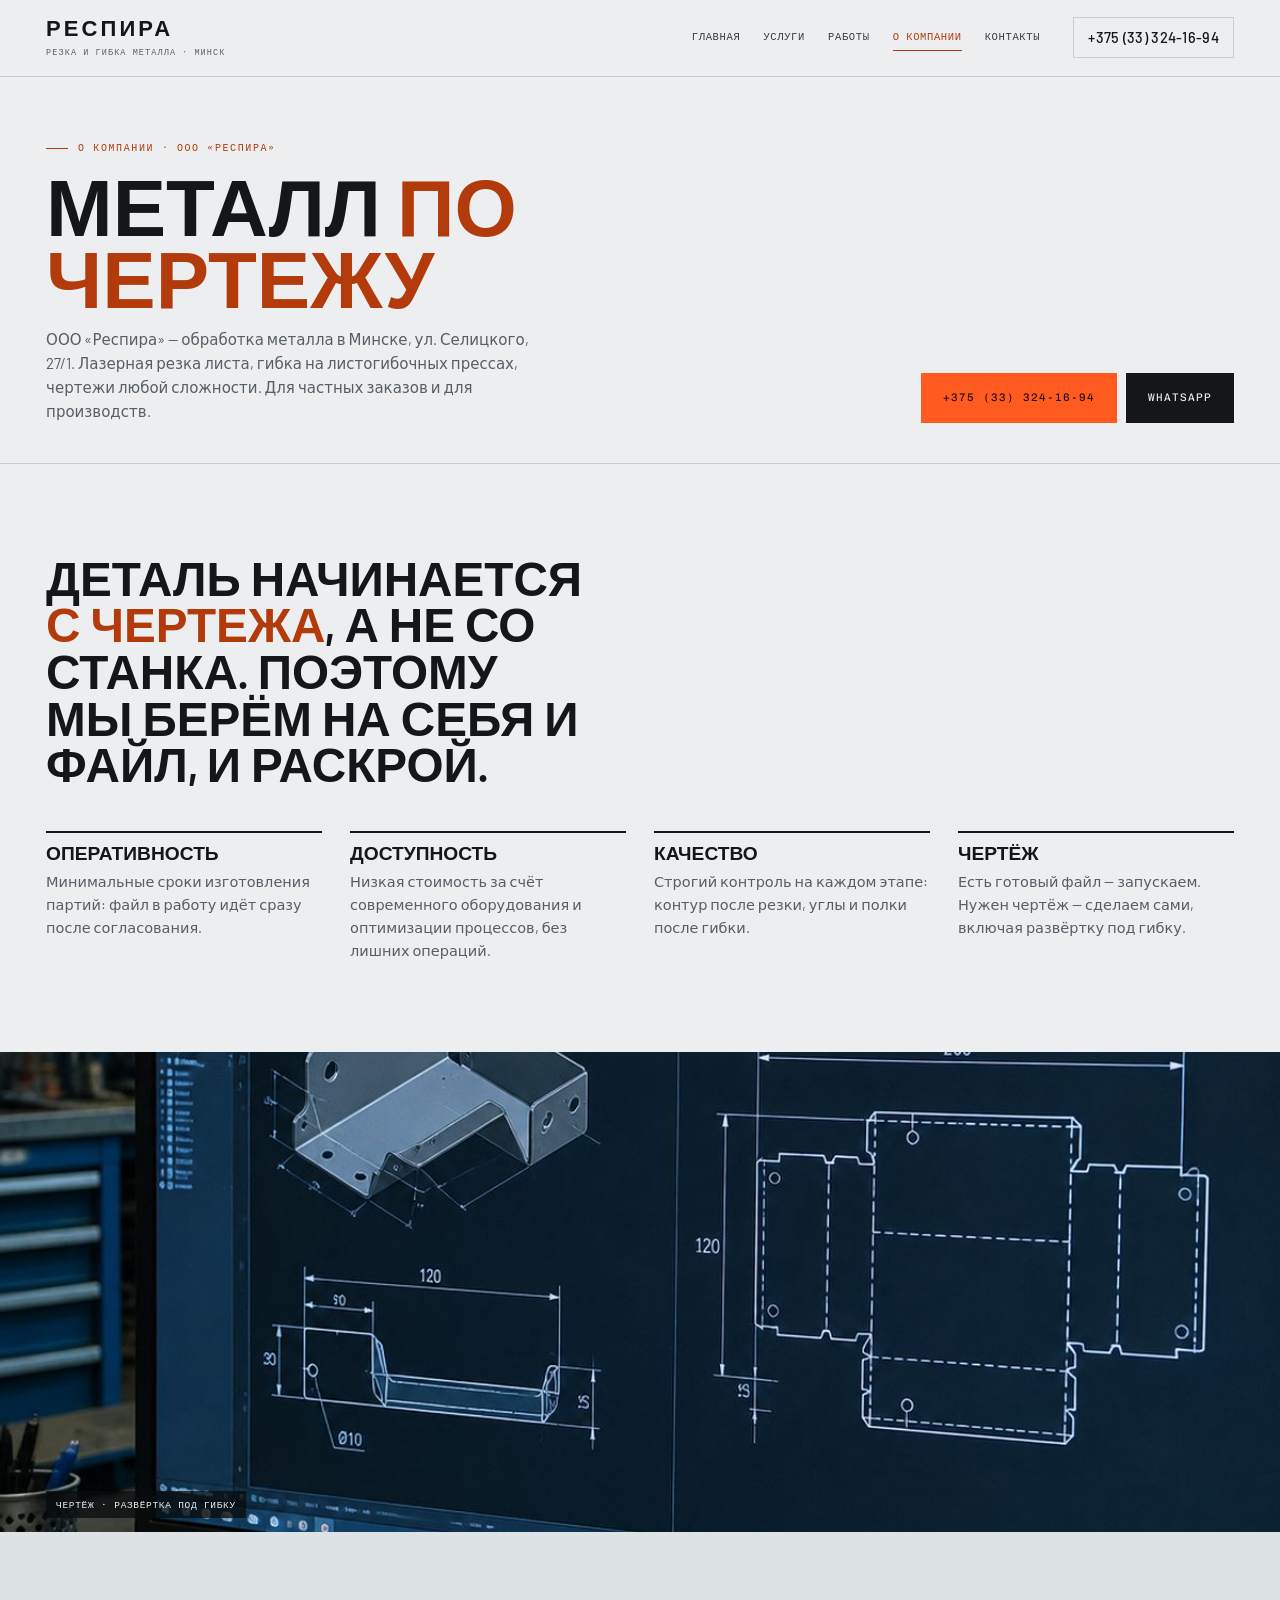
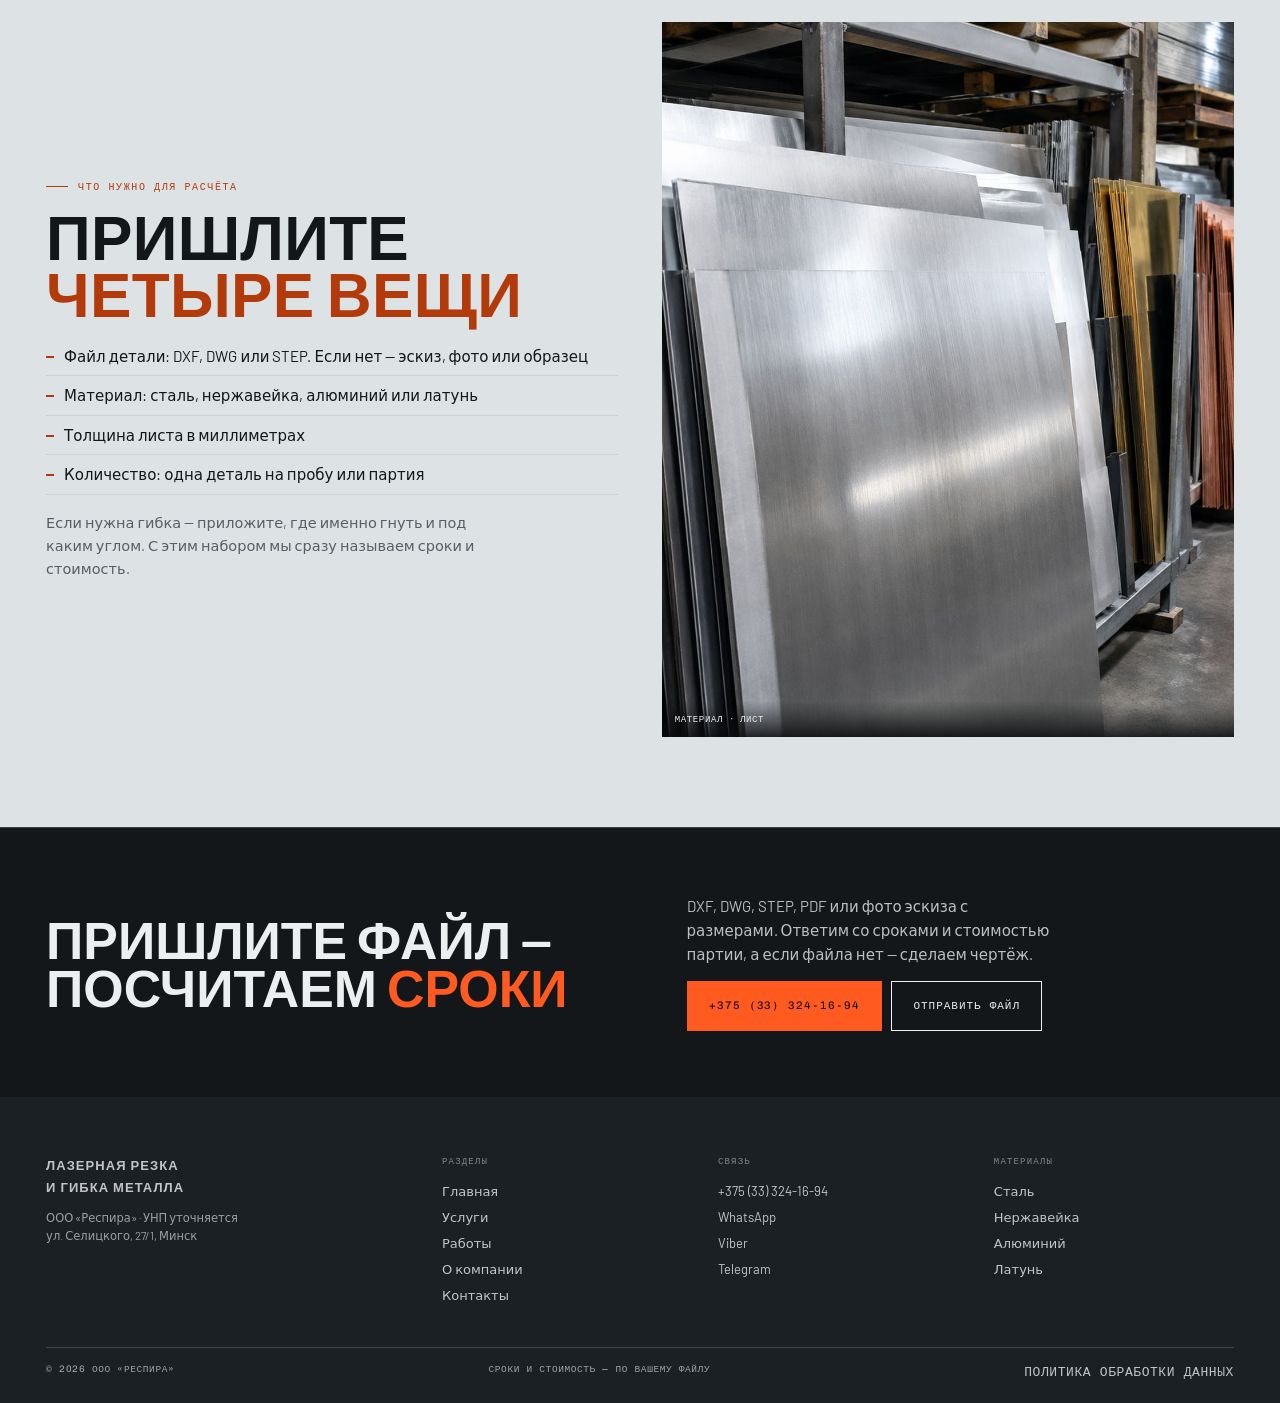
<file: master.html>
<!doctype html>
<html lang="ru">
<head>
<meta charset="utf-8">
<meta name="viewport" content="width=device-width, initial-scale=1">
<title>О компании: ООО «Респира», обработка металла в Минске</title>
<meta name="description" content="ООО «Респира»: лазерная резка и гибка металла в Минске. Оперативность, доступная стоимость, контроль на каждом этапе, чертежи любой сложности.">
<link rel="canonical" href="https://romjjjke.github.io/respira/master.html">
<meta property="og:type" content="website">
<meta property="og:title" content="О компании: ООО «Респира», обработка металла в Минске">
<meta property="og:description" content="ООО «Респира»: лазерная резка и гибка металла в Минске. Оперативность, доступная стоимость, контроль на каждом этапе, чертежи любой сложности.">
<meta property="og:locale" content="ru_BY">
<meta property="og:url" content="https://romjjjke.github.io/respira/master.html">
<meta property="og:image" content="https://romjjjke.github.io/respira/assets/img/hero.jpg">
<meta name="theme-color" content="#13171A">
<link rel="icon" href="favicon.svg" type="image/svg+xml">
<link rel="preconnect" href="https://fonts.googleapis.com">
<link rel="preconnect" href="https://fonts.gstatic.com" crossorigin>
<link href="https://fonts.googleapis.com/css2?family=Barlow+Condensed:wght@500;600;700&family=Barlow:wght@400;500;600&family=Chivo+Mono:wght@400;500&display=swap" rel="stylesheet">
<style>[hidden]{display:none!important}*,*::before,*::after{box-sizing:border-box}
html{-webkit-text-size-adjust:100%;overflow-x:clip}
body{margin:0;background:#ECEEF0;color:#13171A;font:400 17px/1.6 'Barlow',system-ui,sans-serif;overflow-x:clip}
img{display:block;max-width:100%;height:auto}
a{color:inherit;text-decoration:none}
h1,h2,h3,p,ul,ol,figure,dl,dd{margin:0}ul,ol{padding:0;list-style:none}
button{font:inherit;color:inherit;background:none;border:0;cursor:pointer}
body.is-locked{overflow:hidden}
.wrap{width:100%;max-width:1340px;margin:0 auto;padding:0 clamp(16px,3.6vw,56px)}
.head{position:fixed;inset:0 0 auto;z-index:60;transition:background .25s,box-shadow .25s}
.head__row{display:flex;align-items:center;gap:clamp(12px,2.6vw,38px);height:76px;max-width:1340px;margin:0 auto;padding:0 clamp(16px,3.6vw,56px);border-bottom:1px solid rgba(236,238,240,.22);color:#ECEEF0}
.brand b{font:600 22px/1 'Barlow Condensed','Arial Narrow',sans-serif;letter-spacing:.14em;text-transform:uppercase}
.brand small{display:block;margin-top:4px;font-family:'Chivo Mono',monospace;font-size:8.5px;letter-spacing:.13em;text-transform:uppercase;opacity:.66}
.head__tel{display:inline-flex;font:500 14.5px/1 'Barlow',sans-serif;padding:12px 14px;border:1px solid rgba(236,238,240,.44);white-space:nowrap}
.head--solid,.head.is-stuck{background:rgba(236,238,240,.97);box-shadow:0 1px 0 rgba(19,23,26,.16)}
.head--solid .head__row,.head.is-stuck .head__row{border-bottom-color:transparent;color:#13171A}
.head--solid .head__tel,.head.is-stuck .head__tel{border-color:rgba(19,23,26,.16)}
.hero{position:relative;display:flex;flex-direction:column;justify-content:flex-end;min-height:min(95vh,950px);background:#13171A;color:#ECEEF0;overflow:hidden}
.hero__pic{position:absolute;inset:0}.hero__pic img{width:100%;height:100%;object-fit:cover}
.hero__veil{position:absolute;inset:0;background:linear-gradient(178deg,rgba(9,11,13,.74),rgba(9,11,13,.26) 32%,rgba(9,11,13,.55) 64%,rgba(9,11,13,.94))}
.hero__in{position:relative;z-index:2;width:100%;max-width:1340px;margin:0 auto;padding:140px clamp(16px,3.6vw,56px) clamp(20px,3.2vw,38px)}
.hero h1{margin-top:14px;font:600 clamp(2.7rem,1rem + 7.4vw,7.4rem)/.88 'Barlow Condensed','Arial Narrow',sans-serif;text-transform:uppercase}
.btn{display:inline-flex;align-items:center;justify-content:center;padding:15px 21px;border:1px solid currentColor;font-family:'Chivo Mono',monospace;font-size:11px;letter-spacing:.09em;text-transform:uppercase;cursor:pointer}
.btn--hot{background:#FF5A1F;border-color:#FF5A1F;color:#12060A}
.btn--ink{background:#13171A;border-color:#13171A;color:#ECEEF0}
.btn--paper{background:#ECEEF0;border-color:#ECEEF0;color:#13171A}
.phead{padding:clamp(38px,5vw,80px) 0 clamp(22px,3.2vw,40px);border-bottom:1px solid rgba(19,23,26,.16)}
.inner{padding-top:76px}
.drawer{position:fixed;inset:0;z-index:90;background:#13171A;color:#ECEEF0;display:flex;flex-direction:column;padding:18px clamp(16px,3.6vw,56px) 24px;overflow-y:auto}
.mobbar{display:none}
.foot{background:#1B2024;color:#ECEEF0;padding:clamp(32px,4.4vw,62px) 0 20px}
@media (max-width:1180px){.nav{display:none}.burger{display:flex}}
@media (max-width:760px){
  body{padding-bottom:calc(66px + env(safe-area-inset-bottom))}
  .head__tel{display:none}
  .mobbar{display:grid;grid-template-columns:repeat(4,minmax(0,1fr));gap:6px;position:fixed;left:0;right:0;bottom:0;z-index:70;background:rgba(19,23,26,.98);border-top:1px solid rgba(236,238,240,.2);padding:8px 10px calc(8px + env(safe-area-inset-bottom))}
  .mobbar__b{display:flex;align-items:center;justify-content:center;min-height:46px;font-family:'Chivo Mono',monospace;font-size:9px;letter-spacing:.02em;text-transform:uppercase;text-align:center;border:1px solid rgba(236,238,240,.28);color:#ECEEF0}
  .mobbar__b--call{background:#FF5A1F;border-color:#FF5A1F;color:#12060A}
}</style>
<link rel="stylesheet" href="assets/css/style.v1.css">
<script type="application/ld+json">{"@context": "https://schema.org", "@type": "LocalBusiness", "name": "ООО «Респира» — лазерная резка и гибка металла", "description": "Лазерная резка листового металла и гибка на листогибочных прессах. Сталь, нержавейка, алюминий, латунь. Чертежи любой сложности. Минск.", "telephone": "+375333241694", "url": "https://romjjjke.github.io/respira/", "image": "https://romjjjke.github.io/respira/assets/img/hero.jpg", "address": {"@type": "PostalAddress", "streetAddress": "ул. Селицкого, 27/1", "addressLocality": "Минск", "addressCountry": "BY"}, "areaServed": "Минск", "priceRange": "по расчёту"}</script>
</head>
<body class="inner">
<header class="head head--solid">
  <div class="head__row">
    <a class="brand" href="index.html"><b>Респира</b><small>резка и гибка металла · Минск</small></a>
    <nav class="nav" aria-label="Разделы"><a href="index.html">Главная</a><a href="uslugi.html">Услуги</a><a href="raboty.html">Работы</a><a href="master.html" class="nav__cur">О компании</a><a href="kontakty.html">Контакты</a></nav>
    <a class="head__tel" href="tel:+375333241694">+375 (33) 324-16-94</a>
    <button class="burger" id="burger" type="button" aria-expanded="false" aria-controls="drawer" aria-label="Меню"><span></span><span></span><span></span></button>
  </div>
</header>

<section class="phead">
  <div class="wrap">
    <p class="kick">О компании · ООО «Респира»</p>
    <div class="phead__row">
      <div>
        <h1>Металл <em>по чертежу</em></h1>
        <p class="phead__lead">ООО «Респира» — обработка металла в Минске, ул. Селицкого, 27/1. Лазерная резка листа, гибка на листогибочных прессах, чертежи любой сложности. Для частных заказов и для производств.</p>
      </div>
      <div class="phead__act">
        <a class="btn btn--hot" href="tel:+375333241694">+375 (33) 324-16-94</a>
        <a class="btn btn--ink" href="https://wa.me/375333241694" target="_blank" rel="noopener">WhatsApp</a>
      </div>
    </div>
  </div>
</section>

<section class="sec">
  <div class="wrap">
    <p class="quote">Деталь начинается <em>с чертежа</em>, а не со станка. Поэтому мы берём на себя и файл, и раскрой.</p>
    <div class="manifest">
      <div class="rv"><h3>Оперативность</h3><p>Минимальные сроки изготовления партий: файл в работу идёт сразу после согласования.</p></div>
      <div class="rv"><h3>Доступность</h3><p>Низкая стоимость за счёт современного оборудования и оптимизации процессов, без лишних операций.</p></div>
      <div class="rv"><h3>Качество</h3><p>Строгий контроль на каждом этапе: контур после резки, углы и полки после гибки.</p></div>
      <div class="rv"><h3>Чертёж</h3><p>Есть готовый файл — запускаем. Нужен чертёж — сделаем сами, включая развёртку под гибку.</p></div>
    </div>
  </div>
</section>

<div class="band">
  <img src="assets/img/cad.jpg" alt="Чертёж детали на экране" loading="lazy">
  <span class="band__cap">Чертёж · развёртка под гибку</span>
</div>

<section class="sec sec--p2">
  <div class="wrap split">
    <div>
      <p class="kick">Что нужно для расчёта</p>
      <h2 class="h2">Пришлите <em>четыре вещи</em></h2>
      <ul class="list" style="grid-template-columns:1fr">
        <li>Файл детали: DXF, DWG или STEP. Если нет — эскиз, фото или образец</li>
        <li>Материал: сталь, нержавейка, алюминий или латунь</li>
        <li>Толщина листа в миллиметрах</li>
        <li>Количество: одна деталь на пробу или партия</li>
      </ul>
      <p style="margin-top:16px;font-size:14.5px;line-height:1.6;color:var(--mute);max-width:56ch">Если нужна гибка — приложите, где именно гнуть и под каким углом. С этим набором мы сразу называем сроки и стоимость.</p>
    </div>
    <figure class="split__pic">
      <img src="assets/img/metal.jpg" alt="Листовой металл: сталь, нержавейка, алюминий" loading="lazy">
      <figcaption>Материал · лист</figcaption>
    </figure>
  </div>
</section>
<section class="cta">
  <div class="wrap cta__in">
    <h2>Пришлите файл —<br>посчитаем <em>сроки</em></h2>
    <div class="cta__side">
      <p>DXF, DWG, STEP, PDF или фото эскиза с размерами. Ответим со сроками и стоимостью партии, а если файла нет — сделаем чертёж.</p>
      <div class="cta__act">
        <a class="btn btn--hot" href="tel:+375333241694">+375 (33) 324-16-94</a>
        <a class="btn btn--ghost" href="https://wa.me/375333241694" target="_blank" rel="noopener">Отправить файл</a>
      </div>
    </div>
  </div>
</section>
<footer class="foot">
  <div class="wrap">
    <div class="foot__grid">
      <div>
        <p class="foot__brand">Лазерная резка<br>и гибка металла</p>
        <p class="foot__small">ООО «Респира» · УНП уточняется<br>ул. Селицкого, 27/1, Минск</p>
      </div>
      <div class="foot__col">
        <div class="foot__h">Разделы</div>
        <a href="index.html">Главная</a><a href="uslugi.html">Услуги</a><a href="raboty.html">Работы</a><a href="master.html">О компании</a><a href="kontakty.html">Контакты</a>
      </div>
      <div class="foot__col">
        <div class="foot__h">Связь</div>
        <a href="tel:+375333241694">+375 (33) 324-16-94</a>
        <a href="https://wa.me/375333241694" target="_blank" rel="noopener">WhatsApp</a>
        <a href="viber://chat?number=%2B375333241694">Viber</a>
        <a href="https://t.me/+375333241694" target="_blank" rel="noopener">Telegram</a>
      </div>
      <div class="foot__col">
        <div class="foot__h">Материалы</div>
        <a href="uslugi.html">Сталь</a>
        <a href="uslugi.html">Нержавейка</a>
        <a href="uslugi.html">Алюминий</a>
        <a href="uslugi.html">Латунь</a>
      </div>
    </div>
    <div class="foot__bottom">
      <span>&copy; 2026 ООО «Респира»</span>
      <span>Сроки и стоимость — по вашему файлу</span>
      <a href="politika.html">Политика обработки данных</a>
    </div>
  </div>
</footer>
<div class="drawer" id="drawer" hidden>
  <div class="drawer__top">
    <a class="brand" href="index.html"><b>Респира</b><small>резка и гибка металла · Минск</small></a>
    <button class="drawer__close" id="drawer-close" type="button" aria-label="Закрыть меню">&times;</button>
  </div>
  <nav class="drawer__nav" aria-label="Мобильная навигация"><a href="index.html">Главная<span>01</span></a><a href="uslugi.html">Услуги<span>02</span></a><a href="raboty.html">Работы<span>03</span></a><a href="master.html">О компании<span>04</span></a><a href="kontakty.html">Контакты<span>05</span></a></nav>
  <div class="drawer__meta">
    <a href="tel:+375333241694">+375 (33) 324-16-94</a>
    <p>ул. Селицкого, 27/1 · Минск</p>
    <div class="msg">
          <a class="btn btn--hot" href="https://wa.me/375333241694" target="_blank" rel="noopener">WhatsApp</a>
          <a class="btn btn--ghost" href="viber://chat?number=%2B375333241694">Viber</a>
          <a class="btn btn--ghost" href="https://t.me/+375333241694" target="_blank" rel="noopener">Telegram</a>
        </div>
  </div>
</div>
<nav class="mobbar" aria-label="Быстрая связь">
  <a class="mobbar__b mobbar__b--call" href="tel:+375333241694">Позвонить</a>
  <a class="mobbar__b" href="https://wa.me/375333241694" target="_blank" rel="noopener">WhatsApp</a>
  <a class="mobbar__b" href="viber://chat?number=%2B375333241694">Viber</a>
  <a class="mobbar__b" href="https://t.me/+375333241694" target="_blank" rel="noopener">Telegram</a>
</nav>
<script src="assets/js/main.v1.js" defer></script>
</body>
</html>
</file>
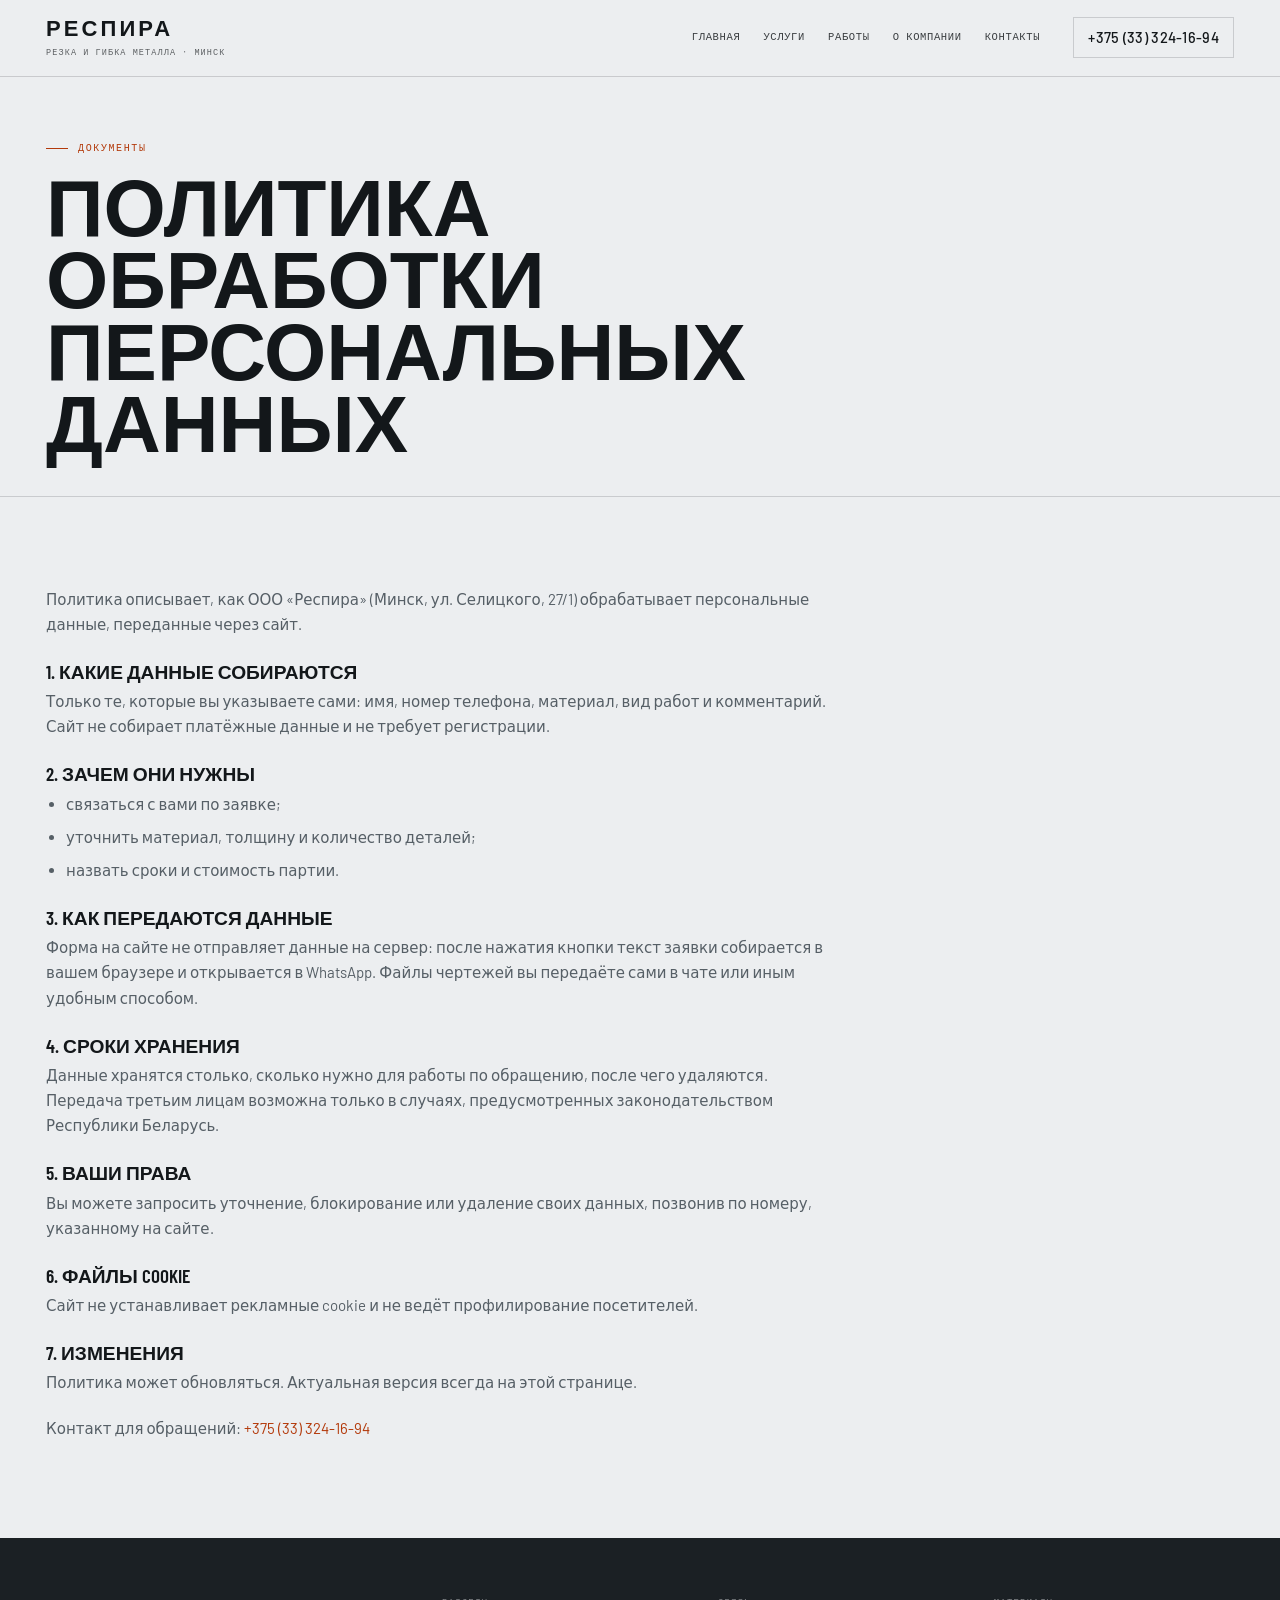
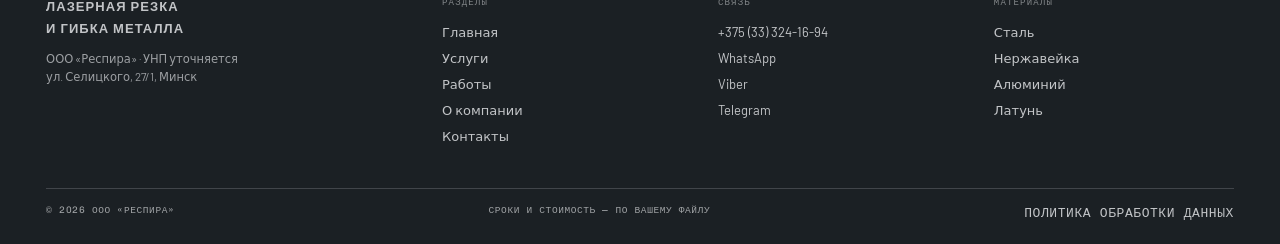
<file: politika.html>
<!doctype html>
<html lang="ru">
<head>
<meta charset="utf-8">
<meta name="viewport" content="width=device-width, initial-scale=1">
<title>Политика обработки персональных данных — ООО «Респира»</title>
<meta name="description" content="Как обрабатываются персональные данные посетителей сайта: какие данные собираются, зачем, как передаются и как их удалить.">
<link rel="canonical" href="https://romjjjke.github.io/respira/politika.html">
<meta property="og:type" content="website">
<meta property="og:title" content="Политика обработки персональных данных — ООО «Респира»">
<meta property="og:description" content="Как обрабатываются персональные данные посетителей сайта: какие данные собираются, зачем, как передаются и как их удалить.">
<meta property="og:locale" content="ru_BY">
<meta property="og:url" content="https://romjjjke.github.io/respira/politika.html">
<meta property="og:image" content="https://romjjjke.github.io/respira/assets/img/hero.jpg">
<meta name="theme-color" content="#13171A">
<link rel="icon" href="favicon.svg" type="image/svg+xml">
<link rel="preconnect" href="https://fonts.googleapis.com">
<link rel="preconnect" href="https://fonts.gstatic.com" crossorigin>
<link href="https://fonts.googleapis.com/css2?family=Barlow+Condensed:wght@500;600;700&family=Barlow:wght@400;500;600&family=Chivo+Mono:wght@400;500&display=swap" rel="stylesheet">
<style>[hidden]{display:none!important}*,*::before,*::after{box-sizing:border-box}
html{-webkit-text-size-adjust:100%;overflow-x:clip}
body{margin:0;background:#ECEEF0;color:#13171A;font:400 17px/1.6 'Barlow',system-ui,sans-serif;overflow-x:clip}
img{display:block;max-width:100%;height:auto}
a{color:inherit;text-decoration:none}
h1,h2,h3,p,ul,ol,figure,dl,dd{margin:0}ul,ol{padding:0;list-style:none}
button{font:inherit;color:inherit;background:none;border:0;cursor:pointer}
body.is-locked{overflow:hidden}
.wrap{width:100%;max-width:1340px;margin:0 auto;padding:0 clamp(16px,3.6vw,56px)}
.head{position:fixed;inset:0 0 auto;z-index:60;transition:background .25s,box-shadow .25s}
.head__row{display:flex;align-items:center;gap:clamp(12px,2.6vw,38px);height:76px;max-width:1340px;margin:0 auto;padding:0 clamp(16px,3.6vw,56px);border-bottom:1px solid rgba(236,238,240,.22);color:#ECEEF0}
.brand b{font:600 22px/1 'Barlow Condensed','Arial Narrow',sans-serif;letter-spacing:.14em;text-transform:uppercase}
.brand small{display:block;margin-top:4px;font-family:'Chivo Mono',monospace;font-size:8.5px;letter-spacing:.13em;text-transform:uppercase;opacity:.66}
.head__tel{display:inline-flex;font:500 14.5px/1 'Barlow',sans-serif;padding:12px 14px;border:1px solid rgba(236,238,240,.44);white-space:nowrap}
.head--solid,.head.is-stuck{background:rgba(236,238,240,.97);box-shadow:0 1px 0 rgba(19,23,26,.16)}
.head--solid .head__row,.head.is-stuck .head__row{border-bottom-color:transparent;color:#13171A}
.head--solid .head__tel,.head.is-stuck .head__tel{border-color:rgba(19,23,26,.16)}
.hero{position:relative;display:flex;flex-direction:column;justify-content:flex-end;min-height:min(95vh,950px);background:#13171A;color:#ECEEF0;overflow:hidden}
.hero__pic{position:absolute;inset:0}.hero__pic img{width:100%;height:100%;object-fit:cover}
.hero__veil{position:absolute;inset:0;background:linear-gradient(178deg,rgba(9,11,13,.74),rgba(9,11,13,.26) 32%,rgba(9,11,13,.55) 64%,rgba(9,11,13,.94))}
.hero__in{position:relative;z-index:2;width:100%;max-width:1340px;margin:0 auto;padding:140px clamp(16px,3.6vw,56px) clamp(20px,3.2vw,38px)}
.hero h1{margin-top:14px;font:600 clamp(2.7rem,1rem + 7.4vw,7.4rem)/.88 'Barlow Condensed','Arial Narrow',sans-serif;text-transform:uppercase}
.btn{display:inline-flex;align-items:center;justify-content:center;padding:15px 21px;border:1px solid currentColor;font-family:'Chivo Mono',monospace;font-size:11px;letter-spacing:.09em;text-transform:uppercase;cursor:pointer}
.btn--hot{background:#FF5A1F;border-color:#FF5A1F;color:#12060A}
.btn--ink{background:#13171A;border-color:#13171A;color:#ECEEF0}
.btn--paper{background:#ECEEF0;border-color:#ECEEF0;color:#13171A}
.phead{padding:clamp(38px,5vw,80px) 0 clamp(22px,3.2vw,40px);border-bottom:1px solid rgba(19,23,26,.16)}
.inner{padding-top:76px}
.drawer{position:fixed;inset:0;z-index:90;background:#13171A;color:#ECEEF0;display:flex;flex-direction:column;padding:18px clamp(16px,3.6vw,56px) 24px;overflow-y:auto}
.mobbar{display:none}
.foot{background:#1B2024;color:#ECEEF0;padding:clamp(32px,4.4vw,62px) 0 20px}
@media (max-width:1180px){.nav{display:none}.burger{display:flex}}
@media (max-width:760px){
  body{padding-bottom:calc(66px + env(safe-area-inset-bottom))}
  .head__tel{display:none}
  .mobbar{display:grid;grid-template-columns:repeat(4,minmax(0,1fr));gap:6px;position:fixed;left:0;right:0;bottom:0;z-index:70;background:rgba(19,23,26,.98);border-top:1px solid rgba(236,238,240,.2);padding:8px 10px calc(8px + env(safe-area-inset-bottom))}
  .mobbar__b{display:flex;align-items:center;justify-content:center;min-height:46px;font-family:'Chivo Mono',monospace;font-size:9px;letter-spacing:.02em;text-transform:uppercase;text-align:center;border:1px solid rgba(236,238,240,.28);color:#ECEEF0}
  .mobbar__b--call{background:#FF5A1F;border-color:#FF5A1F;color:#12060A}
}</style>
<link rel="stylesheet" href="assets/css/style.v1.css">
<script type="application/ld+json">{"@context": "https://schema.org", "@type": "LocalBusiness", "name": "ООО «Респира» — лазерная резка и гибка металла", "description": "Лазерная резка листового металла и гибка на листогибочных прессах. Сталь, нержавейка, алюминий, латунь. Чертежи любой сложности. Минск.", "telephone": "+375333241694", "url": "https://romjjjke.github.io/respira/", "image": "https://romjjjke.github.io/respira/assets/img/hero.jpg", "address": {"@type": "PostalAddress", "streetAddress": "ул. Селицкого, 27/1", "addressLocality": "Минск", "addressCountry": "BY"}, "areaServed": "Минск", "priceRange": "по расчёту"}</script>
</head>
<body class="inner">
<header class="head head--solid">
  <div class="head__row">
    <a class="brand" href="index.html"><b>Респира</b><small>резка и гибка металла · Минск</small></a>
    <nav class="nav" aria-label="Разделы"><a href="index.html">Главная</a><a href="uslugi.html">Услуги</a><a href="raboty.html">Работы</a><a href="master.html">О компании</a><a href="kontakty.html">Контакты</a></nav>
    <a class="head__tel" href="tel:+375333241694">+375 (33) 324-16-94</a>
    <button class="burger" id="burger" type="button" aria-expanded="false" aria-controls="drawer" aria-label="Меню"><span></span><span></span><span></span></button>
  </div>
</header>

<section class="phead">
  <div class="wrap">
    <p class="kick">Документы</p>
    <h1>Политика обработки<br>персональных данных</h1>
  </div>
</section>

<section class="sec">
  <div class="wrap">
    <div class="legal">
      <p>Политика описывает, как ООО «Респира» (Минск, ул. Селицкого, 27/1) обрабатывает персональные данные, переданные через сайт.</p>
      <h2>1. Какие данные собираются</h2>
      <p>Только те, которые вы указываете сами: имя, номер телефона, материал, вид работ и комментарий. Сайт не собирает платёжные данные и не требует регистрации.</p>
      <h2>2. Зачем они нужны</h2>
      <ul>
        <li>связаться с вами по заявке;</li>
        <li>уточнить материал, толщину и количество деталей;</li>
        <li>назвать сроки и стоимость партии.</li>
      </ul>
      <h2>3. Как передаются данные</h2>
      <p>Форма на сайте не отправляет данные на сервер: после нажатия кнопки текст заявки собирается в вашем браузере и открывается в WhatsApp. Файлы чертежей вы передаёте сами в чате или иным удобным способом.</p>
      <h2>4. Сроки хранения</h2>
      <p>Данные хранятся столько, сколько нужно для работы по обращению, после чего удаляются. Передача третьим лицам возможна только в случаях, предусмотренных законодательством Республики Беларусь.</p>
      <h2>5. Ваши права</h2>
      <p>Вы можете запросить уточнение, блокирование или удаление своих данных, позвонив по номеру, указанному на сайте.</p>
      <h2>6. Файлы cookie</h2>
      <p>Сайт не устанавливает рекламные cookie и не ведёт профилирование посетителей.</p>
      <h2>7. Изменения</h2>
      <p>Политика может обновляться. Актуальная версия всегда на этой странице.</p>
      <p style="margin-top:20px">Контакт для обращений: <a href="tel:+375333241694" style="color:var(--hot-d)">+375 (33) 324-16-94</a></p>
    </div>
  </div>
</section>
<footer class="foot">
  <div class="wrap">
    <div class="foot__grid">
      <div>
        <p class="foot__brand">Лазерная резка<br>и гибка металла</p>
        <p class="foot__small">ООО «Респира» · УНП уточняется<br>ул. Селицкого, 27/1, Минск</p>
      </div>
      <div class="foot__col">
        <div class="foot__h">Разделы</div>
        <a href="index.html">Главная</a><a href="uslugi.html">Услуги</a><a href="raboty.html">Работы</a><a href="master.html">О компании</a><a href="kontakty.html">Контакты</a>
      </div>
      <div class="foot__col">
        <div class="foot__h">Связь</div>
        <a href="tel:+375333241694">+375 (33) 324-16-94</a>
        <a href="https://wa.me/375333241694" target="_blank" rel="noopener">WhatsApp</a>
        <a href="viber://chat?number=%2B375333241694">Viber</a>
        <a href="https://t.me/+375333241694" target="_blank" rel="noopener">Telegram</a>
      </div>
      <div class="foot__col">
        <div class="foot__h">Материалы</div>
        <a href="uslugi.html">Сталь</a>
        <a href="uslugi.html">Нержавейка</a>
        <a href="uslugi.html">Алюминий</a>
        <a href="uslugi.html">Латунь</a>
      </div>
    </div>
    <div class="foot__bottom">
      <span>&copy; 2026 ООО «Респира»</span>
      <span>Сроки и стоимость — по вашему файлу</span>
      <a href="politika.html">Политика обработки данных</a>
    </div>
  </div>
</footer>
<div class="drawer" id="drawer" hidden>
  <div class="drawer__top">
    <a class="brand" href="index.html"><b>Респира</b><small>резка и гибка металла · Минск</small></a>
    <button class="drawer__close" id="drawer-close" type="button" aria-label="Закрыть меню">&times;</button>
  </div>
  <nav class="drawer__nav" aria-label="Мобильная навигация"><a href="index.html">Главная<span>01</span></a><a href="uslugi.html">Услуги<span>02</span></a><a href="raboty.html">Работы<span>03</span></a><a href="master.html">О компании<span>04</span></a><a href="kontakty.html">Контакты<span>05</span></a></nav>
  <div class="drawer__meta">
    <a href="tel:+375333241694">+375 (33) 324-16-94</a>
    <p>ул. Селицкого, 27/1 · Минск</p>
    <div class="msg">
          <a class="btn btn--hot" href="https://wa.me/375333241694" target="_blank" rel="noopener">WhatsApp</a>
          <a class="btn btn--ghost" href="viber://chat?number=%2B375333241694">Viber</a>
          <a class="btn btn--ghost" href="https://t.me/+375333241694" target="_blank" rel="noopener">Telegram</a>
        </div>
  </div>
</div>
<nav class="mobbar" aria-label="Быстрая связь">
  <a class="mobbar__b mobbar__b--call" href="tel:+375333241694">Позвонить</a>
  <a class="mobbar__b" href="https://wa.me/375333241694" target="_blank" rel="noopener">WhatsApp</a>
  <a class="mobbar__b" href="viber://chat?number=%2B375333241694">Viber</a>
  <a class="mobbar__b" href="https://t.me/+375333241694" target="_blank" rel="noopener">Telegram</a>
</nav>
<script src="assets/js/main.v1.js" defer></script>
</body>
</html>
</file>
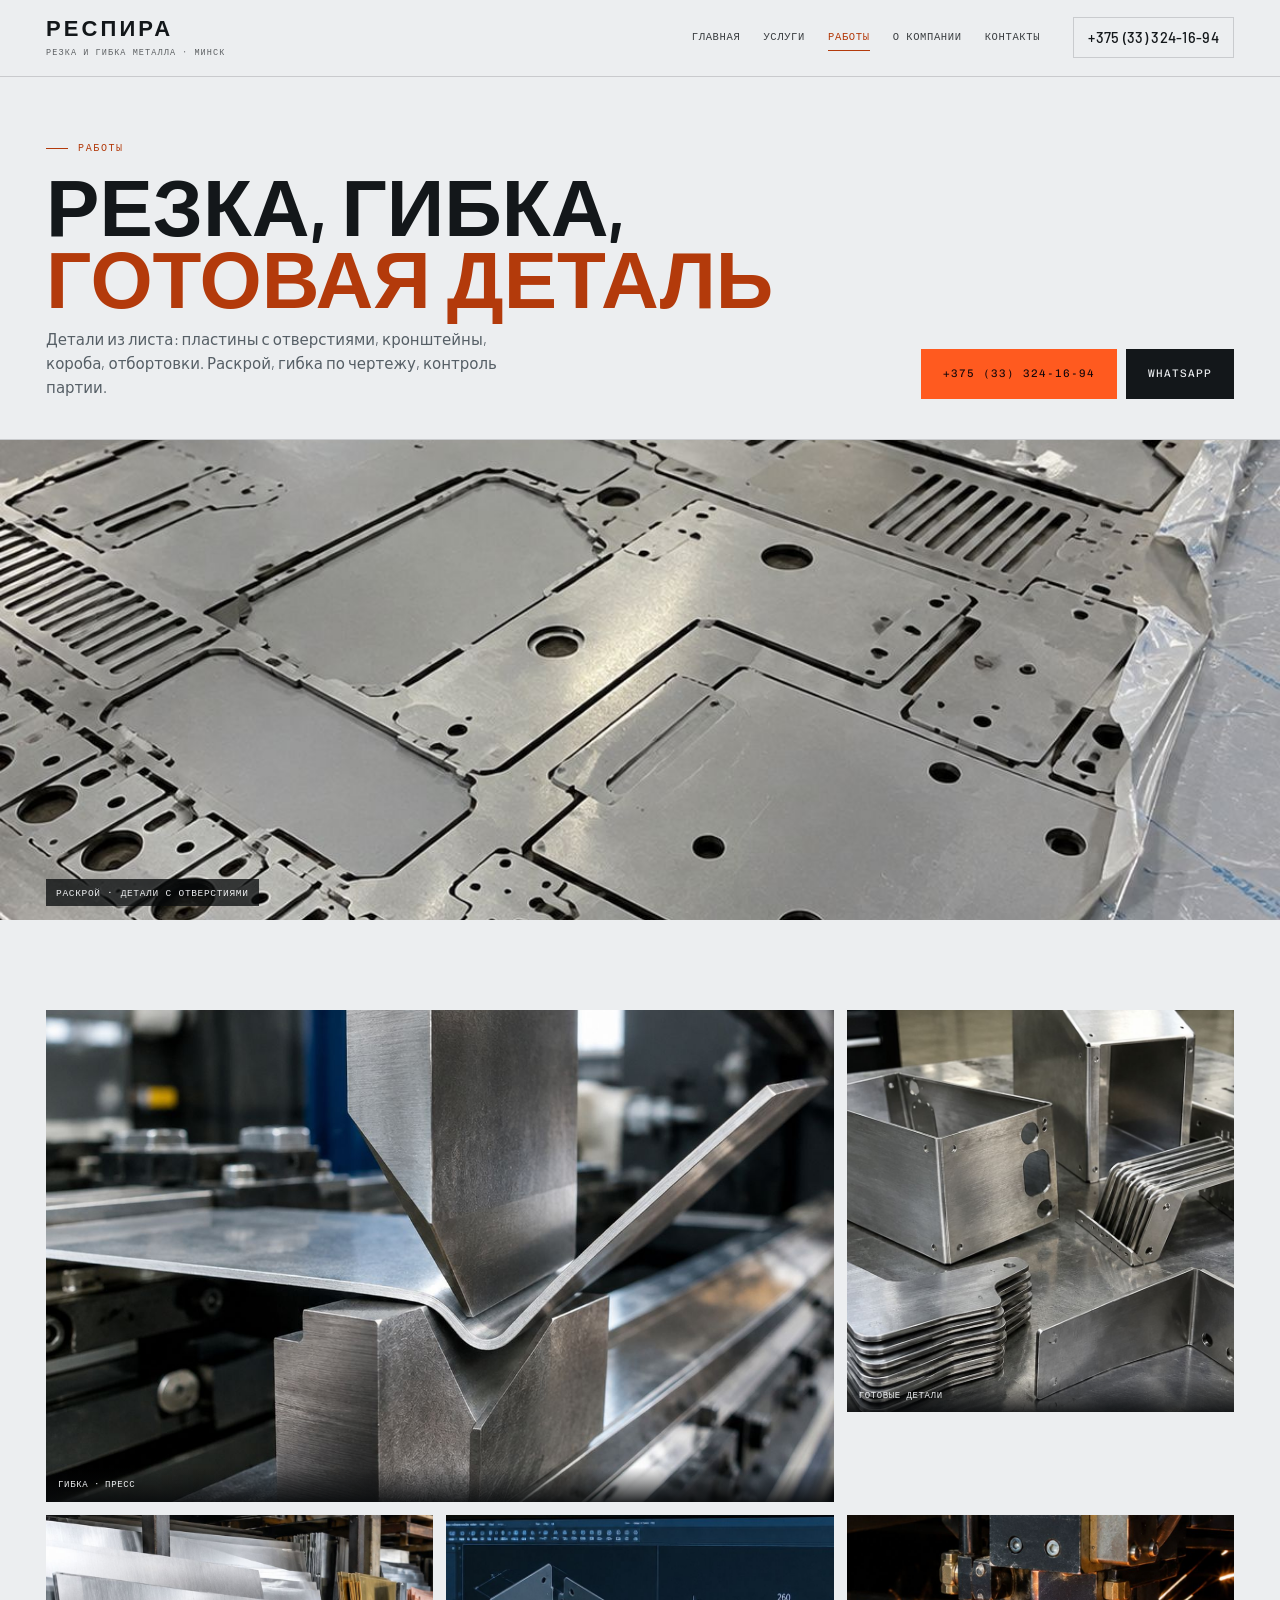
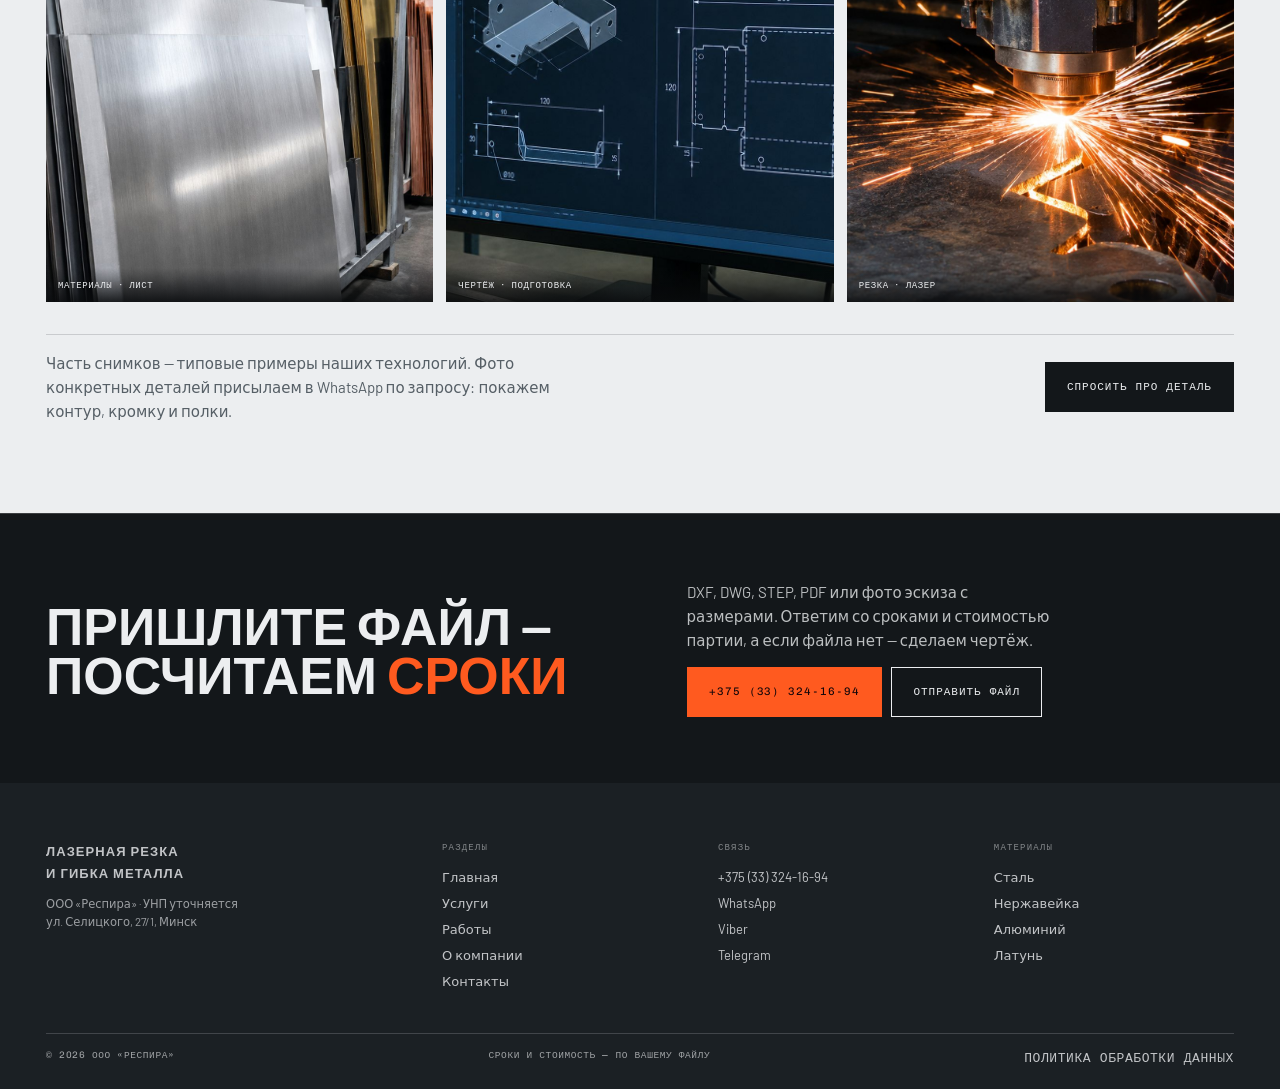
<file: raboty.html>
<!doctype html>
<html lang="ru">
<head>
<meta charset="utf-8">
<meta name="viewport" content="width=device-width, initial-scale=1">
<title>Работы: раскрой, гибка, готовые детали — ООО «Респира»</title>
<meta name="description" content="Примеры работ: раскрой листа с отверстиями, гибка на прессе, готовые гнутые детали, материалы и подготовка чертежей. Минск.">
<link rel="canonical" href="https://romjjjke.github.io/respira/raboty.html">
<meta property="og:type" content="website">
<meta property="og:title" content="Работы: раскрой, гибка, готовые детали — ООО «Респира»">
<meta property="og:description" content="Примеры работ: раскрой листа с отверстиями, гибка на прессе, готовые гнутые детали, материалы и подготовка чертежей. Минск.">
<meta property="og:locale" content="ru_BY">
<meta property="og:url" content="https://romjjjke.github.io/respira/raboty.html">
<meta property="og:image" content="https://romjjjke.github.io/respira/assets/img/hero.jpg">
<meta name="theme-color" content="#13171A">
<link rel="icon" href="favicon.svg" type="image/svg+xml">
<link rel="preconnect" href="https://fonts.googleapis.com">
<link rel="preconnect" href="https://fonts.gstatic.com" crossorigin>
<link href="https://fonts.googleapis.com/css2?family=Barlow+Condensed:wght@500;600;700&family=Barlow:wght@400;500;600&family=Chivo+Mono:wght@400;500&display=swap" rel="stylesheet">
<style>[hidden]{display:none!important}*,*::before,*::after{box-sizing:border-box}
html{-webkit-text-size-adjust:100%;overflow-x:clip}
body{margin:0;background:#ECEEF0;color:#13171A;font:400 17px/1.6 'Barlow',system-ui,sans-serif;overflow-x:clip}
img{display:block;max-width:100%;height:auto}
a{color:inherit;text-decoration:none}
h1,h2,h3,p,ul,ol,figure,dl,dd{margin:0}ul,ol{padding:0;list-style:none}
button{font:inherit;color:inherit;background:none;border:0;cursor:pointer}
body.is-locked{overflow:hidden}
.wrap{width:100%;max-width:1340px;margin:0 auto;padding:0 clamp(16px,3.6vw,56px)}
.head{position:fixed;inset:0 0 auto;z-index:60;transition:background .25s,box-shadow .25s}
.head__row{display:flex;align-items:center;gap:clamp(12px,2.6vw,38px);height:76px;max-width:1340px;margin:0 auto;padding:0 clamp(16px,3.6vw,56px);border-bottom:1px solid rgba(236,238,240,.22);color:#ECEEF0}
.brand b{font:600 22px/1 'Barlow Condensed','Arial Narrow',sans-serif;letter-spacing:.14em;text-transform:uppercase}
.brand small{display:block;margin-top:4px;font-family:'Chivo Mono',monospace;font-size:8.5px;letter-spacing:.13em;text-transform:uppercase;opacity:.66}
.head__tel{display:inline-flex;font:500 14.5px/1 'Barlow',sans-serif;padding:12px 14px;border:1px solid rgba(236,238,240,.44);white-space:nowrap}
.head--solid,.head.is-stuck{background:rgba(236,238,240,.97);box-shadow:0 1px 0 rgba(19,23,26,.16)}
.head--solid .head__row,.head.is-stuck .head__row{border-bottom-color:transparent;color:#13171A}
.head--solid .head__tel,.head.is-stuck .head__tel{border-color:rgba(19,23,26,.16)}
.hero{position:relative;display:flex;flex-direction:column;justify-content:flex-end;min-height:min(95vh,950px);background:#13171A;color:#ECEEF0;overflow:hidden}
.hero__pic{position:absolute;inset:0}.hero__pic img{width:100%;height:100%;object-fit:cover}
.hero__veil{position:absolute;inset:0;background:linear-gradient(178deg,rgba(9,11,13,.74),rgba(9,11,13,.26) 32%,rgba(9,11,13,.55) 64%,rgba(9,11,13,.94))}
.hero__in{position:relative;z-index:2;width:100%;max-width:1340px;margin:0 auto;padding:140px clamp(16px,3.6vw,56px) clamp(20px,3.2vw,38px)}
.hero h1{margin-top:14px;font:600 clamp(2.7rem,1rem + 7.4vw,7.4rem)/.88 'Barlow Condensed','Arial Narrow',sans-serif;text-transform:uppercase}
.btn{display:inline-flex;align-items:center;justify-content:center;padding:15px 21px;border:1px solid currentColor;font-family:'Chivo Mono',monospace;font-size:11px;letter-spacing:.09em;text-transform:uppercase;cursor:pointer}
.btn--hot{background:#FF5A1F;border-color:#FF5A1F;color:#12060A}
.btn--ink{background:#13171A;border-color:#13171A;color:#ECEEF0}
.btn--paper{background:#ECEEF0;border-color:#ECEEF0;color:#13171A}
.phead{padding:clamp(38px,5vw,80px) 0 clamp(22px,3.2vw,40px);border-bottom:1px solid rgba(19,23,26,.16)}
.inner{padding-top:76px}
.drawer{position:fixed;inset:0;z-index:90;background:#13171A;color:#ECEEF0;display:flex;flex-direction:column;padding:18px clamp(16px,3.6vw,56px) 24px;overflow-y:auto}
.mobbar{display:none}
.foot{background:#1B2024;color:#ECEEF0;padding:clamp(32px,4.4vw,62px) 0 20px}
@media (max-width:1180px){.nav{display:none}.burger{display:flex}}
@media (max-width:760px){
  body{padding-bottom:calc(66px + env(safe-area-inset-bottom))}
  .head__tel{display:none}
  .mobbar{display:grid;grid-template-columns:repeat(4,minmax(0,1fr));gap:6px;position:fixed;left:0;right:0;bottom:0;z-index:70;background:rgba(19,23,26,.98);border-top:1px solid rgba(236,238,240,.2);padding:8px 10px calc(8px + env(safe-area-inset-bottom))}
  .mobbar__b{display:flex;align-items:center;justify-content:center;min-height:46px;font-family:'Chivo Mono',monospace;font-size:9px;letter-spacing:.02em;text-transform:uppercase;text-align:center;border:1px solid rgba(236,238,240,.28);color:#ECEEF0}
  .mobbar__b--call{background:#FF5A1F;border-color:#FF5A1F;color:#12060A}
}</style>
<link rel="stylesheet" href="assets/css/style.v1.css">
<script type="application/ld+json">{"@context": "https://schema.org", "@type": "LocalBusiness", "name": "ООО «Респира» — лазерная резка и гибка металла", "description": "Лазерная резка листового металла и гибка на листогибочных прессах. Сталь, нержавейка, алюминий, латунь. Чертежи любой сложности. Минск.", "telephone": "+375333241694", "url": "https://romjjjke.github.io/respira/", "image": "https://romjjjke.github.io/respira/assets/img/hero.jpg", "address": {"@type": "PostalAddress", "streetAddress": "ул. Селицкого, 27/1", "addressLocality": "Минск", "addressCountry": "BY"}, "areaServed": "Минск", "priceRange": "по расчёту"}</script>
</head>
<body class="inner">
<header class="head head--solid">
  <div class="head__row">
    <a class="brand" href="index.html"><b>Респира</b><small>резка и гибка металла · Минск</small></a>
    <nav class="nav" aria-label="Разделы"><a href="index.html">Главная</a><a href="uslugi.html">Услуги</a><a href="raboty.html" class="nav__cur">Работы</a><a href="master.html">О компании</a><a href="kontakty.html">Контакты</a></nav>
    <a class="head__tel" href="tel:+375333241694">+375 (33) 324-16-94</a>
    <button class="burger" id="burger" type="button" aria-expanded="false" aria-controls="drawer" aria-label="Меню"><span></span><span></span><span></span></button>
  </div>
</header>

<section class="phead">
  <div class="wrap">
    <p class="kick">Работы</p>
    <div class="phead__row">
      <div>
        <h1>Резка, гибка, <em>готовая деталь</em></h1>
        <p class="phead__lead">Детали из листа: пластины с отверстиями, кронштейны, короба, отбортовки. Раскрой, гибка по чертежу, контроль партии.</p>
      </div>
      <div class="phead__act">
        <a class="btn btn--hot" href="tel:+375333241694">+375 (33) 324-16-94</a>
        <a class="btn btn--ink" href="https://wa.me/375333241694" target="_blank" rel="noopener">WhatsApp</a>
      </div>
    </div>
  </div>
</section>

<div class="band">
  <img src="assets/img/sheet.jpg" alt="Раскрой листа с вырезанными деталями" loading="lazy">
  <span class="band__cap">Раскрой · детали с отверстиями</span>
</div>

<section class="sec">
  <div class="wrap">
    <div class="gal">
      <figure class="g-a rv"><img src="assets/img/press.jpg" alt="Гибка листа на прессе"><figcaption>Гибка · пресс</figcaption></figure>
      <figure class="g-b rv"><img src="assets/img/parts.jpg" alt="Готовые гнутые детали из стали"><figcaption>Готовые детали</figcaption></figure>
      <figure class="g-c rv"><img src="assets/img/metal.jpg" alt="Листы разных металлов на стеллаже"><figcaption>Материалы · лист</figcaption></figure>
      <figure class="g-d rv"><img src="assets/img/cad.jpg" alt="Чертёж детали на мониторе"><figcaption>Чертёж · подготовка</figcaption></figure>
      <figure class="g-e rv"><img src="assets/img/hero.jpg" alt="Лазерная резка металла"><figcaption>Резка · лазер</figcaption></figure>
    </div>
    <div style="margin-top:clamp(20px,3vw,32px);border-top:1px solid var(--line);padding-top:16px;display:grid;grid-template-columns:minmax(0,1fr) auto;gap:14px;align-items:center">
      <p style="font-size:15px;line-height:1.6;color:var(--mute);max-width:66ch">Часть снимков — типовые примеры наших технологий. Фото конкретных деталей присылаем в WhatsApp по запросу: покажем контур, кромку и полки.</p>
      <a class="btn btn--ink" href="https://wa.me/375333241694" target="_blank" rel="noopener">Спросить про деталь</a>
    </div>
  </div>
</section>
<section class="cta">
  <div class="wrap cta__in">
    <h2>Пришлите файл —<br>посчитаем <em>сроки</em></h2>
    <div class="cta__side">
      <p>DXF, DWG, STEP, PDF или фото эскиза с размерами. Ответим со сроками и стоимостью партии, а если файла нет — сделаем чертёж.</p>
      <div class="cta__act">
        <a class="btn btn--hot" href="tel:+375333241694">+375 (33) 324-16-94</a>
        <a class="btn btn--ghost" href="https://wa.me/375333241694" target="_blank" rel="noopener">Отправить файл</a>
      </div>
    </div>
  </div>
</section>
<footer class="foot">
  <div class="wrap">
    <div class="foot__grid">
      <div>
        <p class="foot__brand">Лазерная резка<br>и гибка металла</p>
        <p class="foot__small">ООО «Респира» · УНП уточняется<br>ул. Селицкого, 27/1, Минск</p>
      </div>
      <div class="foot__col">
        <div class="foot__h">Разделы</div>
        <a href="index.html">Главная</a><a href="uslugi.html">Услуги</a><a href="raboty.html">Работы</a><a href="master.html">О компании</a><a href="kontakty.html">Контакты</a>
      </div>
      <div class="foot__col">
        <div class="foot__h">Связь</div>
        <a href="tel:+375333241694">+375 (33) 324-16-94</a>
        <a href="https://wa.me/375333241694" target="_blank" rel="noopener">WhatsApp</a>
        <a href="viber://chat?number=%2B375333241694">Viber</a>
        <a href="https://t.me/+375333241694" target="_blank" rel="noopener">Telegram</a>
      </div>
      <div class="foot__col">
        <div class="foot__h">Материалы</div>
        <a href="uslugi.html">Сталь</a>
        <a href="uslugi.html">Нержавейка</a>
        <a href="uslugi.html">Алюминий</a>
        <a href="uslugi.html">Латунь</a>
      </div>
    </div>
    <div class="foot__bottom">
      <span>&copy; 2026 ООО «Респира»</span>
      <span>Сроки и стоимость — по вашему файлу</span>
      <a href="politika.html">Политика обработки данных</a>
    </div>
  </div>
</footer>
<div class="drawer" id="drawer" hidden>
  <div class="drawer__top">
    <a class="brand" href="index.html"><b>Респира</b><small>резка и гибка металла · Минск</small></a>
    <button class="drawer__close" id="drawer-close" type="button" aria-label="Закрыть меню">&times;</button>
  </div>
  <nav class="drawer__nav" aria-label="Мобильная навигация"><a href="index.html">Главная<span>01</span></a><a href="uslugi.html">Услуги<span>02</span></a><a href="raboty.html">Работы<span>03</span></a><a href="master.html">О компании<span>04</span></a><a href="kontakty.html">Контакты<span>05</span></a></nav>
  <div class="drawer__meta">
    <a href="tel:+375333241694">+375 (33) 324-16-94</a>
    <p>ул. Селицкого, 27/1 · Минск</p>
    <div class="msg">
          <a class="btn btn--hot" href="https://wa.me/375333241694" target="_blank" rel="noopener">WhatsApp</a>
          <a class="btn btn--ghost" href="viber://chat?number=%2B375333241694">Viber</a>
          <a class="btn btn--ghost" href="https://t.me/+375333241694" target="_blank" rel="noopener">Telegram</a>
        </div>
  </div>
</div>
<nav class="mobbar" aria-label="Быстрая связь">
  <a class="mobbar__b mobbar__b--call" href="tel:+375333241694">Позвонить</a>
  <a class="mobbar__b" href="https://wa.me/375333241694" target="_blank" rel="noopener">WhatsApp</a>
  <a class="mobbar__b" href="viber://chat?number=%2B375333241694">Viber</a>
  <a class="mobbar__b" href="https://t.me/+375333241694" target="_blank" rel="noopener">Telegram</a>
</nav>
<script src="assets/js/main.v1.js" defer></script>
</body>
</html>
</file>
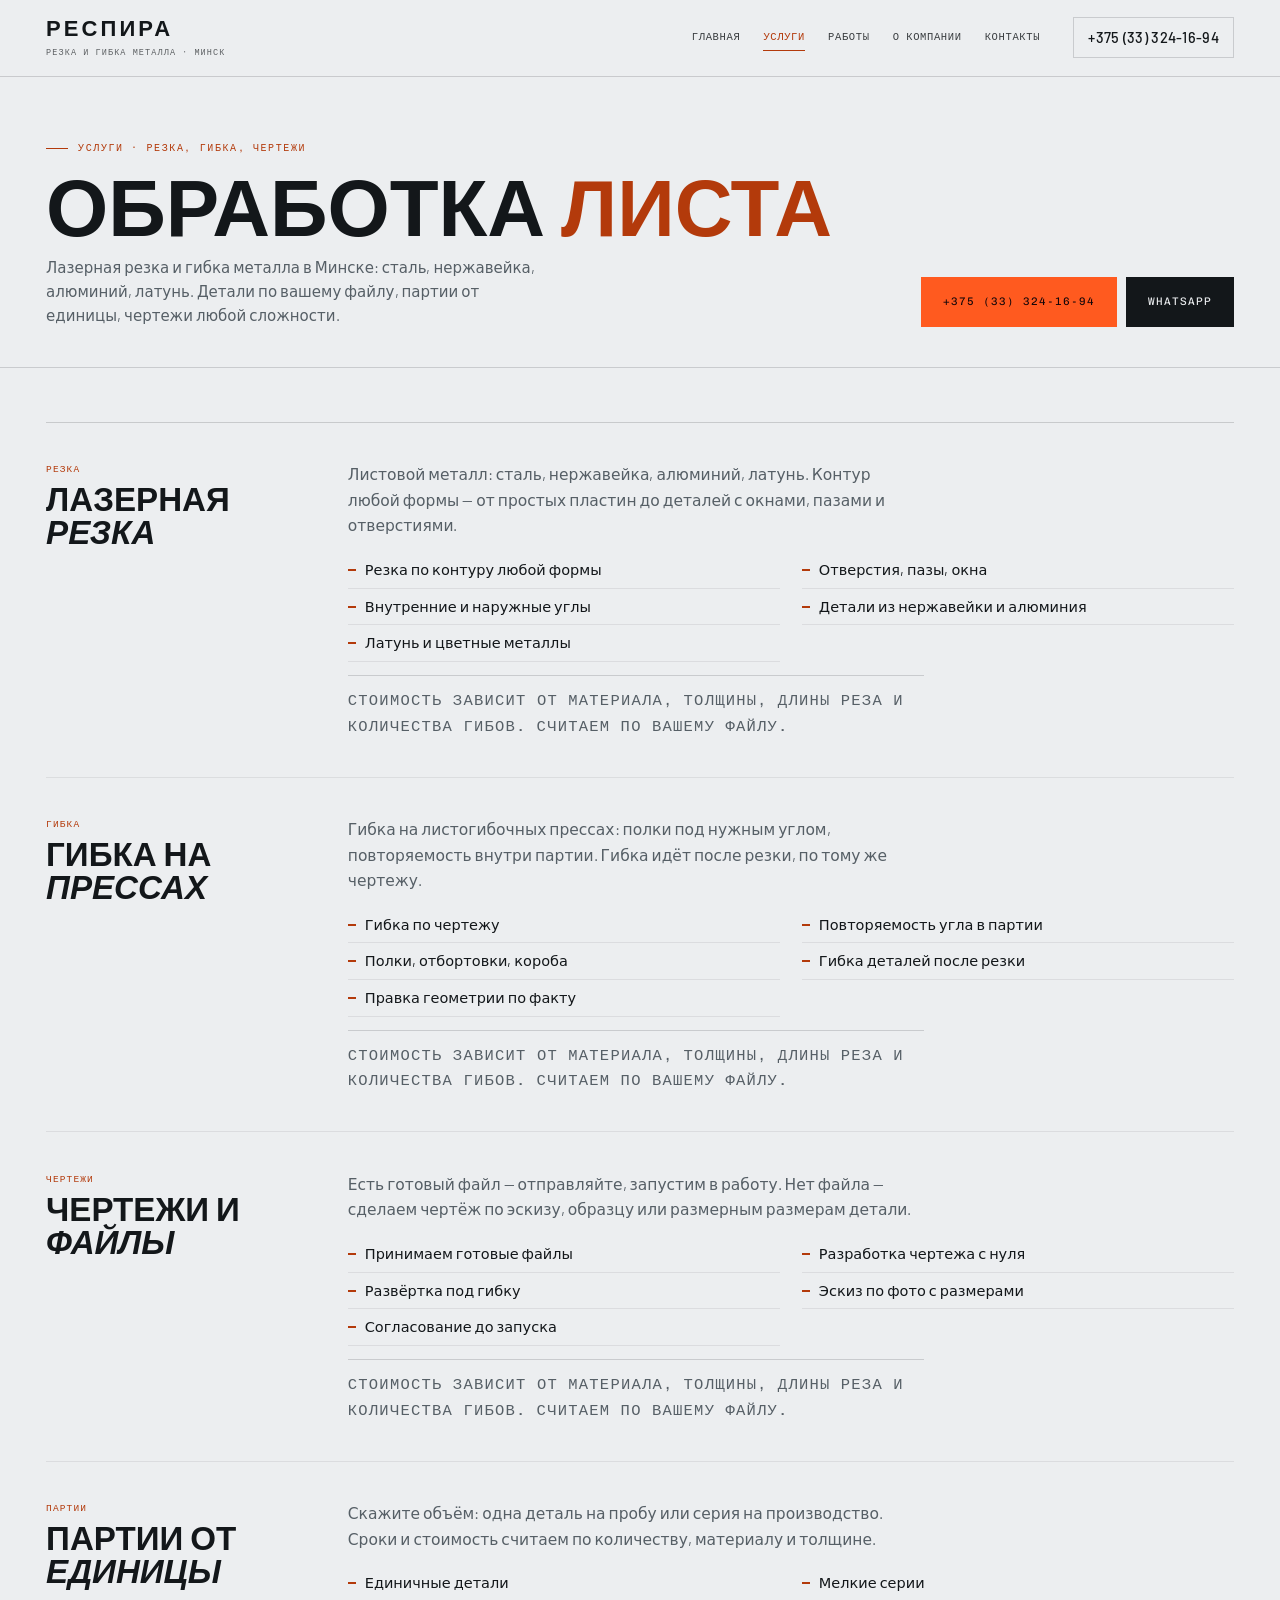
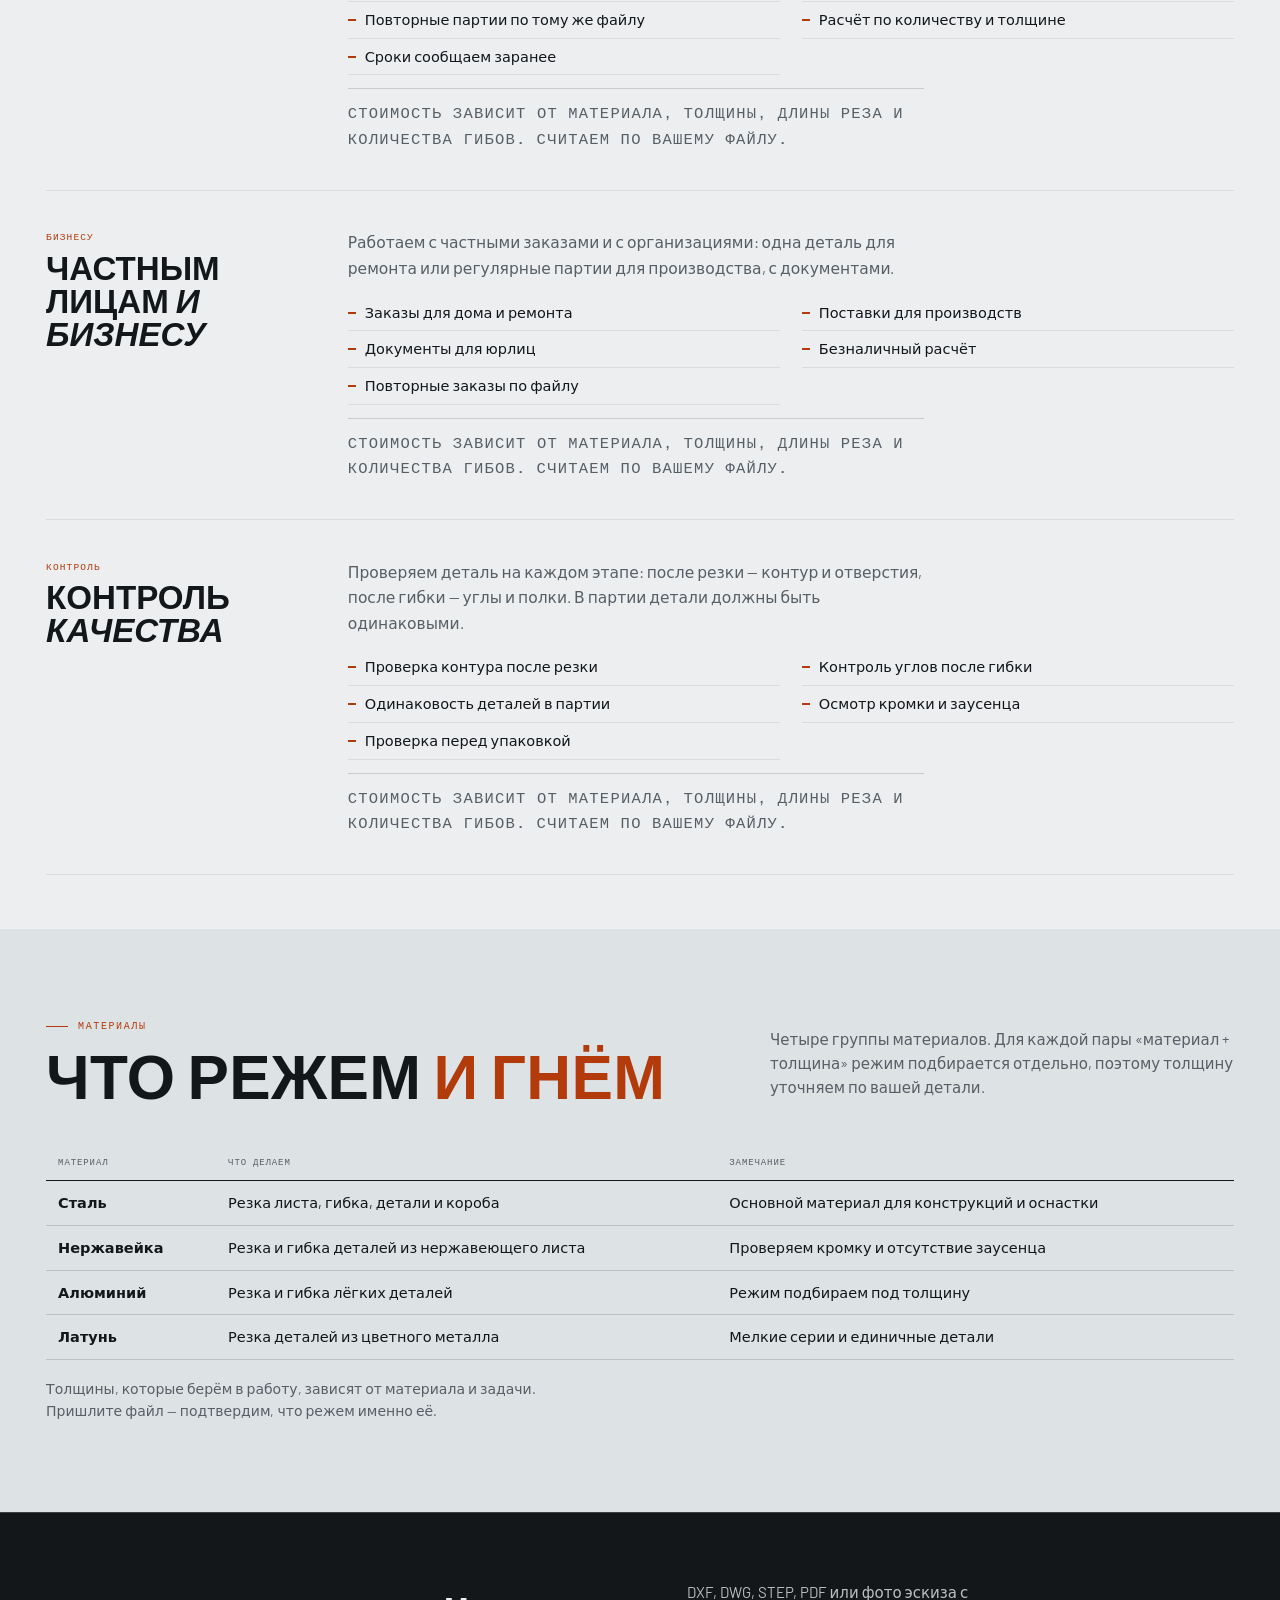
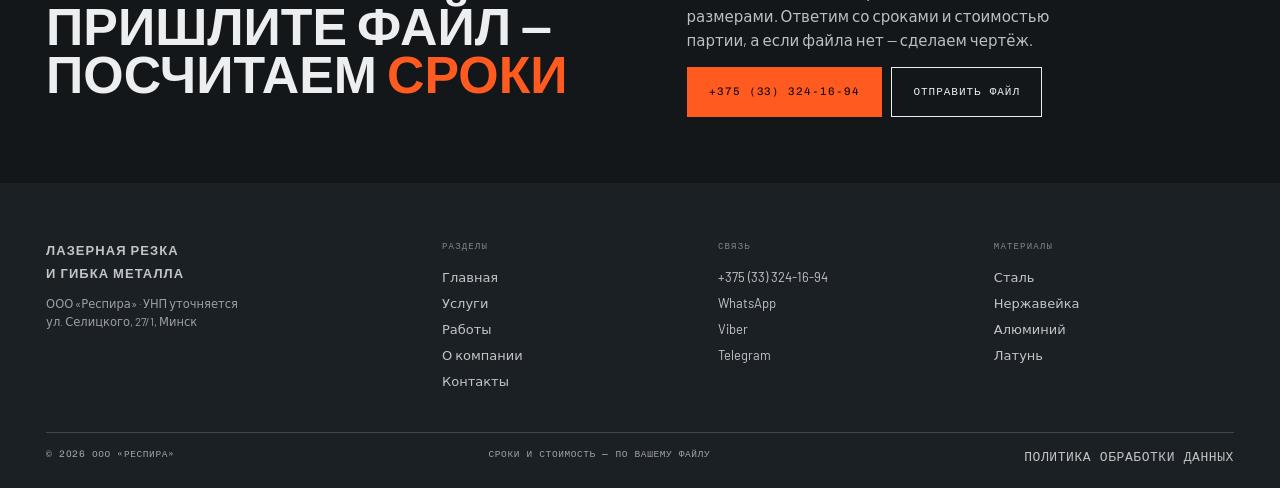
<file: uslugi.html>
<!doctype html>
<html lang="ru">
<head>
<meta charset="utf-8">
<meta name="viewport" content="width=device-width, initial-scale=1">
<title>Услуги: лазерная резка, гибка, чертежи — ООО «Респира», Минск</title>
<meta name="description" content="Резка листа, гибка на прессах, чертежи DXF и DWG, партии от единицы, работа с физлицами и юрлицами, контроль качества. Материалы: сталь, нержавейка, алюминий, латунь.">
<link rel="canonical" href="https://romjjjke.github.io/respira/uslugi.html">
<meta property="og:type" content="website">
<meta property="og:title" content="Услуги: лазерная резка, гибка, чертежи — ООО «Респира», Минск">
<meta property="og:description" content="Резка листа, гибка на прессах, чертежи DXF и DWG, партии от единицы, работа с физлицами и юрлицами, контроль качества. Материалы: сталь, нержавейка, алюминий, латунь.">
<meta property="og:locale" content="ru_BY">
<meta property="og:url" content="https://romjjjke.github.io/respira/uslugi.html">
<meta property="og:image" content="https://romjjjke.github.io/respira/assets/img/hero.jpg">
<meta name="theme-color" content="#13171A">
<link rel="icon" href="favicon.svg" type="image/svg+xml">
<link rel="preconnect" href="https://fonts.googleapis.com">
<link rel="preconnect" href="https://fonts.gstatic.com" crossorigin>
<link href="https://fonts.googleapis.com/css2?family=Barlow+Condensed:wght@500;600;700&family=Barlow:wght@400;500;600&family=Chivo+Mono:wght@400;500&display=swap" rel="stylesheet">
<style>[hidden]{display:none!important}*,*::before,*::after{box-sizing:border-box}
html{-webkit-text-size-adjust:100%;overflow-x:clip}
body{margin:0;background:#ECEEF0;color:#13171A;font:400 17px/1.6 'Barlow',system-ui,sans-serif;overflow-x:clip}
img{display:block;max-width:100%;height:auto}
a{color:inherit;text-decoration:none}
h1,h2,h3,p,ul,ol,figure,dl,dd{margin:0}ul,ol{padding:0;list-style:none}
button{font:inherit;color:inherit;background:none;border:0;cursor:pointer}
body.is-locked{overflow:hidden}
.wrap{width:100%;max-width:1340px;margin:0 auto;padding:0 clamp(16px,3.6vw,56px)}
.head{position:fixed;inset:0 0 auto;z-index:60;transition:background .25s,box-shadow .25s}
.head__row{display:flex;align-items:center;gap:clamp(12px,2.6vw,38px);height:76px;max-width:1340px;margin:0 auto;padding:0 clamp(16px,3.6vw,56px);border-bottom:1px solid rgba(236,238,240,.22);color:#ECEEF0}
.brand b{font:600 22px/1 'Barlow Condensed','Arial Narrow',sans-serif;letter-spacing:.14em;text-transform:uppercase}
.brand small{display:block;margin-top:4px;font-family:'Chivo Mono',monospace;font-size:8.5px;letter-spacing:.13em;text-transform:uppercase;opacity:.66}
.head__tel{display:inline-flex;font:500 14.5px/1 'Barlow',sans-serif;padding:12px 14px;border:1px solid rgba(236,238,240,.44);white-space:nowrap}
.head--solid,.head.is-stuck{background:rgba(236,238,240,.97);box-shadow:0 1px 0 rgba(19,23,26,.16)}
.head--solid .head__row,.head.is-stuck .head__row{border-bottom-color:transparent;color:#13171A}
.head--solid .head__tel,.head.is-stuck .head__tel{border-color:rgba(19,23,26,.16)}
.hero{position:relative;display:flex;flex-direction:column;justify-content:flex-end;min-height:min(95vh,950px);background:#13171A;color:#ECEEF0;overflow:hidden}
.hero__pic{position:absolute;inset:0}.hero__pic img{width:100%;height:100%;object-fit:cover}
.hero__veil{position:absolute;inset:0;background:linear-gradient(178deg,rgba(9,11,13,.74),rgba(9,11,13,.26) 32%,rgba(9,11,13,.55) 64%,rgba(9,11,13,.94))}
.hero__in{position:relative;z-index:2;width:100%;max-width:1340px;margin:0 auto;padding:140px clamp(16px,3.6vw,56px) clamp(20px,3.2vw,38px)}
.hero h1{margin-top:14px;font:600 clamp(2.7rem,1rem + 7.4vw,7.4rem)/.88 'Barlow Condensed','Arial Narrow',sans-serif;text-transform:uppercase}
.btn{display:inline-flex;align-items:center;justify-content:center;padding:15px 21px;border:1px solid currentColor;font-family:'Chivo Mono',monospace;font-size:11px;letter-spacing:.09em;text-transform:uppercase;cursor:pointer}
.btn--hot{background:#FF5A1F;border-color:#FF5A1F;color:#12060A}
.btn--ink{background:#13171A;border-color:#13171A;color:#ECEEF0}
.btn--paper{background:#ECEEF0;border-color:#ECEEF0;color:#13171A}
.phead{padding:clamp(38px,5vw,80px) 0 clamp(22px,3.2vw,40px);border-bottom:1px solid rgba(19,23,26,.16)}
.inner{padding-top:76px}
.drawer{position:fixed;inset:0;z-index:90;background:#13171A;color:#ECEEF0;display:flex;flex-direction:column;padding:18px clamp(16px,3.6vw,56px) 24px;overflow-y:auto}
.mobbar{display:none}
.foot{background:#1B2024;color:#ECEEF0;padding:clamp(32px,4.4vw,62px) 0 20px}
@media (max-width:1180px){.nav{display:none}.burger{display:flex}}
@media (max-width:760px){
  body{padding-bottom:calc(66px + env(safe-area-inset-bottom))}
  .head__tel{display:none}
  .mobbar{display:grid;grid-template-columns:repeat(4,minmax(0,1fr));gap:6px;position:fixed;left:0;right:0;bottom:0;z-index:70;background:rgba(19,23,26,.98);border-top:1px solid rgba(236,238,240,.2);padding:8px 10px calc(8px + env(safe-area-inset-bottom))}
  .mobbar__b{display:flex;align-items:center;justify-content:center;min-height:46px;font-family:'Chivo Mono',monospace;font-size:9px;letter-spacing:.02em;text-transform:uppercase;text-align:center;border:1px solid rgba(236,238,240,.28);color:#ECEEF0}
  .mobbar__b--call{background:#FF5A1F;border-color:#FF5A1F;color:#12060A}
}</style>
<link rel="stylesheet" href="assets/css/style.v1.css">
<script type="application/ld+json">{"@context": "https://schema.org", "@type": "LocalBusiness", "name": "ООО «Респира» — лазерная резка и гибка металла", "description": "Лазерная резка листового металла и гибка на листогибочных прессах. Сталь, нержавейка, алюминий, латунь. Чертежи любой сложности. Минск.", "telephone": "+375333241694", "url": "https://romjjjke.github.io/respira/", "image": "https://romjjjke.github.io/respira/assets/img/hero.jpg", "address": {"@type": "PostalAddress", "streetAddress": "ул. Селицкого, 27/1", "addressLocality": "Минск", "addressCountry": "BY"}, "areaServed": "Минск", "priceRange": "по расчёту"}</script>
</head>
<body class="inner">
<header class="head head--solid">
  <div class="head__row">
    <a class="brand" href="index.html"><b>Респира</b><small>резка и гибка металла · Минск</small></a>
    <nav class="nav" aria-label="Разделы"><a href="index.html">Главная</a><a href="uslugi.html" class="nav__cur">Услуги</a><a href="raboty.html">Работы</a><a href="master.html">О компании</a><a href="kontakty.html">Контакты</a></nav>
    <a class="head__tel" href="tel:+375333241694">+375 (33) 324-16-94</a>
    <button class="burger" id="burger" type="button" aria-expanded="false" aria-controls="drawer" aria-label="Меню"><span></span><span></span><span></span></button>
  </div>
</header>

<section class="phead">
  <div class="wrap">
    <p class="kick">Услуги · резка, гибка, чертежи</p>
    <div class="phead__row">
      <div>
        <h1>Обработка <em>листа</em></h1>
        <p class="phead__lead">Лазерная резка и гибка металла в Минске: сталь, нержавейка, алюминий, латунь. Детали по вашему файлу, партии от единицы, чертежи любой сложности.</p>
      </div>
      <div class="phead__act">
        <a class="btn btn--hot" href="tel:+375333241694">+375 (33) 324-16-94</a>
        <a class="btn btn--ink" href="https://wa.me/375333241694" target="_blank" rel="noopener">WhatsApp</a>
      </div>
    </div>
  </div>
</section>

<section class="sec sec--tight">
  <div class="wrap">
    <article class="detail" id="u1">
      <div><p class="detail__code">резка</p><h2>Лазерная <em>резка</em></h2></div>
      <div class="detail__body">
        <p>Листовой металл: сталь, нержавейка, алюминий, латунь. Контур любой формы — от простых пластин до деталей с окнами, пазами и отверстиями.</p>
        <ul class="detail__list"><li>Резка по контуру любой формы</li><li>Отверстия, пазы, окна</li><li>Внутренние и наружные углы</li><li>Детали из нержавейки и алюминия</li><li>Латунь и цветные металлы</li></ul>
        <p class="detail__price">Стоимость зависит от материала, толщины, длины реза и количества гибов. Считаем по вашему файлу.</p>
      </div>
    </article>
    <article class="detail" id="u2">
      <div><p class="detail__code">гибка</p><h2>Гибка на <em>прессах</em></h2></div>
      <div class="detail__body">
        <p>Гибка на листогибочных прессах: полки под нужным углом, повторяемость внутри партии. Гибка идёт после резки, по тому же чертежу.</p>
        <ul class="detail__list"><li>Гибка по чертежу</li><li>Повторяемость угла в партии</li><li>Полки, отбортовки, короба</li><li>Гибка деталей после резки</li><li>Правка геометрии по факту</li></ul>
        <p class="detail__price">Стоимость зависит от материала, толщины, длины реза и количества гибов. Считаем по вашему файлу.</p>
      </div>
    </article>
    <article class="detail" id="u3">
      <div><p class="detail__code">чертежи</p><h2>Чертежи и <em>файлы</em></h2></div>
      <div class="detail__body">
        <p>Есть готовый файл — отправляйте, запустим в работу. Нет файла — сделаем чертёж по эскизу, образцу или размерным размерам детали.</p>
        <ul class="detail__list"><li>Принимаем готовые файлы</li><li>Разработка чертежа с нуля</li><li>Развёртка под гибку</li><li>Эскиз по фото с размерами</li><li>Согласование до запуска</li></ul>
        <p class="detail__price">Стоимость зависит от материала, толщины, длины реза и количества гибов. Считаем по вашему файлу.</p>
      </div>
    </article>
    <article class="detail" id="u4">
      <div><p class="detail__code">партии</p><h2>Партии от <em>единицы</em></h2></div>
      <div class="detail__body">
        <p>Скажите объём: одна деталь на пробу или серия на производство. Сроки и стоимость считаем по количеству, материалу и толщине.</p>
        <ul class="detail__list"><li>Единичные детали</li><li>Мелкие серии</li><li>Повторные партии по тому же файлу</li><li>Расчёт по количеству и толщине</li><li>Сроки сообщаем заранее</li></ul>
        <p class="detail__price">Стоимость зависит от материала, толщины, длины реза и количества гибов. Считаем по вашему файлу.</p>
      </div>
    </article>
    <article class="detail" id="u5">
      <div><p class="detail__code">бизнесу</p><h2>Частным лицам <em>и бизнесу</em></h2></div>
      <div class="detail__body">
        <p>Работаем с частными заказами и с организациями: одна деталь для ремонта или регулярные партии для производства, с документами.</p>
        <ul class="detail__list"><li>Заказы для дома и ремонта</li><li>Поставки для производств</li><li>Документы для юрлиц</li><li>Безналичный расчёт</li><li>Повторные заказы по файлу</li></ul>
        <p class="detail__price">Стоимость зависит от материала, толщины, длины реза и количества гибов. Считаем по вашему файлу.</p>
      </div>
    </article>
    <article class="detail" id="u6">
      <div><p class="detail__code">контроль</p><h2>Контроль <em>качества</em></h2></div>
      <div class="detail__body">
        <p>Проверяем деталь на каждом этапе: после резки — контур и отверстия, после гибки — углы и полки. В партии детали должны быть одинаковыми.</p>
        <ul class="detail__list"><li>Проверка контура после резки</li><li>Контроль углов после гибки</li><li>Одинаковость деталей в партии</li><li>Осмотр кромки и заусенца</li><li>Проверка перед упаковкой</li></ul>
        <p class="detail__price">Стоимость зависит от материала, толщины, длины реза и количества гибов. Считаем по вашему файлу.</p>
      </div>
    </article>
  </div>
</section>

<section class="sec sec--p2">
  <div class="wrap">
    <div class="head2">
      <div>
        <p class="kick">Материалы</p>
        <h2 class="h2">Что режем <em>и гнём</em></h2>
      </div>
      <p class="lead">Четыре группы материалов. Для каждой пары «материал + толщина» режим подбирается отдельно, поэтому толщину уточняем по вашей детали.</p>
    </div>
    <table class="table">
      <thead><tr><th>Материал</th><th>Что делаем</th><th>Замечание</th></tr></thead>
      <tbody>
        <tr><td>Сталь</td><td>Резка листа, гибка, детали и короба</td><td>Основной материал для конструкций и оснастки</td></tr>
        <tr><td>Нержавейка</td><td>Резка и гибка деталей из нержавеющего листа</td><td>Проверяем кромку и отсутствие заусенца</td></tr>
        <tr><td>Алюминий</td><td>Резка и гибка лёгких деталей</td><td>Режим подбираем под толщину</td></tr>
        <tr><td>Латунь</td><td>Резка деталей из цветного металла</td><td>Мелкие серии и единичные детали</td></tr>
      </tbody>
    </table>
    <p style="margin-top:18px;font-size:14px;line-height:1.6;color:var(--mute);max-width:66ch">Толщины, которые берём в работу, зависят от материала и задачи. Пришлите файл — подтвердим, что режем именно её.</p>
  </div>
</section>
<section class="cta">
  <div class="wrap cta__in">
    <h2>Пришлите файл —<br>посчитаем <em>сроки</em></h2>
    <div class="cta__side">
      <p>DXF, DWG, STEP, PDF или фото эскиза с размерами. Ответим со сроками и стоимостью партии, а если файла нет — сделаем чертёж.</p>
      <div class="cta__act">
        <a class="btn btn--hot" href="tel:+375333241694">+375 (33) 324-16-94</a>
        <a class="btn btn--ghost" href="https://wa.me/375333241694" target="_blank" rel="noopener">Отправить файл</a>
      </div>
    </div>
  </div>
</section>
<footer class="foot">
  <div class="wrap">
    <div class="foot__grid">
      <div>
        <p class="foot__brand">Лазерная резка<br>и гибка металла</p>
        <p class="foot__small">ООО «Респира» · УНП уточняется<br>ул. Селицкого, 27/1, Минск</p>
      </div>
      <div class="foot__col">
        <div class="foot__h">Разделы</div>
        <a href="index.html">Главная</a><a href="uslugi.html">Услуги</a><a href="raboty.html">Работы</a><a href="master.html">О компании</a><a href="kontakty.html">Контакты</a>
      </div>
      <div class="foot__col">
        <div class="foot__h">Связь</div>
        <a href="tel:+375333241694">+375 (33) 324-16-94</a>
        <a href="https://wa.me/375333241694" target="_blank" rel="noopener">WhatsApp</a>
        <a href="viber://chat?number=%2B375333241694">Viber</a>
        <a href="https://t.me/+375333241694" target="_blank" rel="noopener">Telegram</a>
      </div>
      <div class="foot__col">
        <div class="foot__h">Материалы</div>
        <a href="uslugi.html">Сталь</a>
        <a href="uslugi.html">Нержавейка</a>
        <a href="uslugi.html">Алюминий</a>
        <a href="uslugi.html">Латунь</a>
      </div>
    </div>
    <div class="foot__bottom">
      <span>&copy; 2026 ООО «Респира»</span>
      <span>Сроки и стоимость — по вашему файлу</span>
      <a href="politika.html">Политика обработки данных</a>
    </div>
  </div>
</footer>
<div class="drawer" id="drawer" hidden>
  <div class="drawer__top">
    <a class="brand" href="index.html"><b>Респира</b><small>резка и гибка металла · Минск</small></a>
    <button class="drawer__close" id="drawer-close" type="button" aria-label="Закрыть меню">&times;</button>
  </div>
  <nav class="drawer__nav" aria-label="Мобильная навигация"><a href="index.html">Главная<span>01</span></a><a href="uslugi.html">Услуги<span>02</span></a><a href="raboty.html">Работы<span>03</span></a><a href="master.html">О компании<span>04</span></a><a href="kontakty.html">Контакты<span>05</span></a></nav>
  <div class="drawer__meta">
    <a href="tel:+375333241694">+375 (33) 324-16-94</a>
    <p>ул. Селицкого, 27/1 · Минск</p>
    <div class="msg">
          <a class="btn btn--hot" href="https://wa.me/375333241694" target="_blank" rel="noopener">WhatsApp</a>
          <a class="btn btn--ghost" href="viber://chat?number=%2B375333241694">Viber</a>
          <a class="btn btn--ghost" href="https://t.me/+375333241694" target="_blank" rel="noopener">Telegram</a>
        </div>
  </div>
</div>
<nav class="mobbar" aria-label="Быстрая связь">
  <a class="mobbar__b mobbar__b--call" href="tel:+375333241694">Позвонить</a>
  <a class="mobbar__b" href="https://wa.me/375333241694" target="_blank" rel="noopener">WhatsApp</a>
  <a class="mobbar__b" href="viber://chat?number=%2B375333241694">Viber</a>
  <a class="mobbar__b" href="https://t.me/+375333241694" target="_blank" rel="noopener">Telegram</a>
</nav>
<script src="assets/js/main.v1.js" defer></script>
</body>
</html>
</file>
<file: assets/css/style.v1.css>
/* ООО «Респира» — лазерная резка и гибка металла, Минск.
   Язык ниши: чертёж, контур реза, размерная линия, раскалённая кромка. */

:root{
  --paper:#ECEEF0;
  --paper-2:#DDE2E5;
  --paper-3:#F7F8F9;
  --ink:#13171A;
  --ink-2:#1B2024;
  --ink-3:#242B30;
  --hot:#FF5A1F;
  --hot-d:#B33A0B;
  --steel:#7C868D;
  --mute:#565F66;
  --line:rgba(19,23,26,.16);
  --line-2:rgba(19,23,26,.08);
  --line-w:rgba(236,238,240,.18);
  --disp:'Barlow Condensed','Arial Narrow',sans-serif;
  --sans:'Barlow',system-ui,-apple-system,'Segoe UI',sans-serif;
  --mono:'Chivo Mono',ui-monospace,'Courier New',monospace;
  --pad:clamp(16px,3.6vw,56px);
  --sect:clamp(52px,7vw,110px);
}
*,*::before,*::after{box-sizing:border-box}
html{-webkit-text-size-adjust:100%;scroll-behavior:smooth;overflow-x:clip}
body{margin:0;background:var(--paper);color:var(--ink);font:400 17px/1.6 var(--sans);overflow-x:clip;-webkit-font-smoothing:antialiased}
body.is-locked{overflow:hidden}
img{display:block;max-width:100%;height:auto}
a{color:inherit;text-decoration:none;transition:color .2s,border-color .2s,background .2s,opacity .2s}
h1,h2,h3,h4,p,ul,ol,figure,dl,dd{margin:0}
ul,ol{padding:0;list-style:none}
button{font:inherit;color:inherit;background:none;border:0;cursor:pointer}
[hidden]{display:none!important}
::selection{background:var(--hot);color:#fff}
:focus-visible{outline:2px solid var(--hot);outline-offset:3px}

.wrap{width:100%;max-width:1340px;margin:0 auto;padding:0 var(--pad)}
.kick{display:flex;align-items:center;gap:10px;font-family:var(--mono);font-size:10px;letter-spacing:.16em;text-transform:uppercase;color:var(--hot-d)}
.kick::before{content:'';width:22px;height:1px;background:currentColor;flex:0 0 auto}
.h2{font:600 clamp(2.1rem,1rem + 3.6vw,4.4rem)/.92 var(--disp);text-transform:uppercase;letter-spacing:.005em;margin-top:12px}
.h2 em{font-style:normal;color:var(--hot-d)}
.sec--ink .h2 em{color:var(--hot)}
.lead{font-size:clamp(15px,1.05vw,17px);line-height:1.62;color:var(--mute);max-width:58ch}
.sec--ink .lead{color:rgba(236,238,240,.76)}
.sec{padding:var(--sect) 0}
.sec--ink{background:var(--ink);color:var(--paper)}
.sec--ink .kick{color:var(--hot)}
.sec--p2{background:var(--paper-2)}
.sec--tight{padding:clamp(32px,4.2vw,56px) 0}

/* технические линейки-разделители */
.ruler{height:12px;background-image:repeating-linear-gradient(90deg,var(--line) 0 1px,transparent 1px 24px);background-size:24px 6px;background-repeat:repeat-x;background-position:0 bottom}

/* ---------- шапка ---------- */
.head{position:fixed;inset:0 0 auto;z-index:60;transition:background .25s,box-shadow .25s}
.head__row{display:flex;align-items:center;gap:clamp(12px,2.6vw,38px);height:76px;max-width:1340px;margin:0 auto;padding:0 var(--pad);border-bottom:1px solid rgba(236,238,240,.22);color:var(--paper)}
.brand{display:flex;flex-direction:column;gap:4px;white-space:nowrap}
.brand b{font:600 22px/1 var(--disp);letter-spacing:.14em;text-transform:uppercase}
.brand small{font-family:var(--mono);font-size:8.5px;letter-spacing:.13em;text-transform:uppercase;opacity:.66}
.nav{margin-left:auto;display:flex;gap:clamp(12px,1.8vw,26px)}
.nav a{font-family:var(--mono);font-size:10.5px;letter-spacing:.06em;text-transform:uppercase;opacity:.82;padding:5px 0;border-bottom:1px solid transparent}
.nav a:hover{opacity:1;border-bottom-color:var(--hot)}
.nav__cur{opacity:1!important;border-bottom-color:var(--hot)!important}
.head__tel{display:inline-flex;font:500 14.5px/1 var(--sans);letter-spacing:.02em;padding:12px 14px;border:1px solid rgba(236,238,240,.44);white-space:nowrap}
.head__tel:hover{border-color:var(--hot);color:var(--hot)}
.head--solid,.head.is-stuck{background:rgba(236,238,240,.97);box-shadow:0 1px 0 var(--line)}
.head--solid .head__row,.head.is-stuck .head__row{border-bottom-color:transparent;color:var(--ink)}
.head--solid .head__tel,.head.is-stuck .head__tel{border-color:var(--line)}
.head--solid .head__tel:hover,.head.is-stuck .head__tel:hover{border-color:var(--hot-d);color:var(--hot-d)}
.head--solid .nav__cur,.head.is-stuck .nav__cur{border-bottom-color:var(--hot-d)!important;color:var(--hot-d)}
.burger{display:none;margin-left:auto;width:46px;height:42px;padding:11px 9px;border:1px solid currentColor;flex-direction:column;justify-content:center;gap:5px}
.burger span{display:block;height:1.5px;background:currentColor}

/* ---------- кнопки ---------- */
.btn{display:inline-flex;align-items:center;justify-content:center;gap:8px;padding:15px 21px;border:1px solid currentColor;font-family:var(--mono);font-size:11px;letter-spacing:.09em;text-transform:uppercase;cursor:pointer;transition:.18s}
.btn--hot{background:var(--hot);border-color:var(--hot);color:#12060A}
.btn--hot:hover{background:#FF7139;border-color:#FF7139}
.btn--ink{background:var(--ink);border-color:var(--ink);color:var(--paper)}
.btn--ink:hover{background:var(--ink-3);border-color:var(--ink-3)}
.btn--paper{background:var(--paper);border-color:var(--paper);color:var(--ink)}
.btn--paper:hover{background:#fff;border-color:#fff}
.btn--ghost:hover{background:rgba(236,238,240,.12)}
.msg{display:flex;flex-wrap:wrap;gap:8px}

/* ---------- герой ---------- */
.hero{position:relative;display:flex;flex-direction:column;justify-content:flex-end;min-height:min(95vh,950px);background:var(--ink);color:var(--paper);overflow:hidden}
.hero__pic{position:absolute;inset:0}
.hero__pic img{width:100%;height:100%;object-fit:cover;object-position:50% 50%}
.hero__veil{position:absolute;inset:0;background:linear-gradient(178deg,rgba(9,11,13,.74) 0%,rgba(9,11,13,.26) 32%,rgba(9,11,13,.55) 64%,rgba(9,11,13,.94) 100%)}
.hero__in{position:relative;z-index:2;width:100%;max-width:1340px;margin:0 auto;padding:140px var(--pad) clamp(20px,3.2vw,38px)}
.hero .kick{color:var(--hot)}
.hero h1{margin-top:14px;font:600 clamp(2.7rem,1rem + 7.4vw,7.4rem)/.88 var(--disp);text-transform:uppercase;letter-spacing:.004em;max-width:16ch}
.hero h1 span{display:block}
.hero h1 em{font-style:normal;color:var(--hot)}
.hero__lead{margin-top:16px;max-width:52ch;font-size:clamp(15px,1.1vw,17.5px);line-height:1.58;color:rgba(236,238,240,.88)}
.hero__act{display:flex;flex-wrap:wrap;gap:9px;margin-top:clamp(18px,2.6vw,26px)}
.hero__mats{display:flex;flex-wrap:wrap;gap:8px 22px;margin-top:clamp(18px,2.4vw,26px);padding-top:13px;border-top:1px solid rgba(236,238,240,.24)}
.hero__mats span{font-family:var(--mono);font-size:9.5px;letter-spacing:.12em;text-transform:uppercase;color:rgba(236,238,240,.8)}
.hero__mats span + span::before{content:'/';margin-right:10px;color:var(--hot)}

/* ---------- факты ---------- */
.facts{display:grid;grid-template-columns:repeat(4,minmax(0,1fr));border-top:1px solid var(--line);border-bottom:1px solid var(--line)}
.facts > div{padding:clamp(15px,2.1vw,25px) clamp(11px,1.7vw,22px);border-left:1px solid var(--line-2)}
.facts > div:first-child{border-left:0}
.facts b{display:block;font:600 clamp(1.35rem,.9rem + 1.5vw,2.1rem)/1 var(--disp);text-transform:uppercase;letter-spacing:.01em}
.facts b i{font-style:normal;color:var(--hot-d)}
.facts span{display:block;margin-top:7px;font-family:var(--mono);font-size:9px;letter-spacing:.08em;text-transform:uppercase;color:var(--mute);line-height:1.6}

/* ---------- шапка секции ---------- */
.head2{display:grid;grid-template-columns:minmax(0,1fr) minmax(0,.78fr);gap:clamp(14px,3vw,52px);align-items:end;margin-bottom:clamp(20px,3.2vw,42px)}
.head2 .lead{justify-self:end;padding-bottom:4px}

/* ---------- деталь ---------- */
.part{display:grid;grid-template-columns:minmax(0,1.1fr) minmax(0,.9fr);gap:clamp(18px,3.2vw,46px);align-items:start}
.part__box{border:1px solid var(--line-w);background:rgba(236,238,240,.03);padding:clamp(8px,1.4vw,16px);position:relative}
.part__svg{display:block;width:100%;height:auto}
.part__svg text{font-family:var(--mono);font-size:9px;letter-spacing:.06em;fill:rgba(236,238,240,.66)}
.part__svg .dim{stroke:rgba(255,90,31,.75);stroke-width:1}
.part__svg .dimline{stroke:rgba(236,238,240,.34);stroke-width:1}
.part__panel{display:flex;flex-direction:column;gap:clamp(13px,1.8vw,20px)}
.part__grp > p{font-family:var(--mono);font-size:9px;letter-spacing:.14em;text-transform:uppercase;color:rgba(236,238,240,.5);margin-bottom:8px}
.chips{display:flex;flex-wrap:wrap;gap:6px}
.chip{padding:8px 11px;border:1px solid rgba(236,238,240,.26);color:rgba(236,238,240,.88);font-family:var(--mono);font-size:10px;letter-spacing:.04em;transition:.16s;text-align:left}
.chip:hover{border-color:var(--hot);color:#fff}
.chip[aria-pressed="true"]{background:var(--hot);border-color:var(--hot);color:#12060A}
.field{display:flex;flex-direction:column;gap:4px}
.field__top{display:flex;justify-content:space-between;align-items:baseline;gap:12px}
.field label{font-family:var(--mono);font-size:9.5px;letter-spacing:.11em;text-transform:uppercase;color:rgba(236,238,240,.62)}
.field output{font-family:var(--mono);font-size:13px;color:var(--paper)}
input[type="range"]{-webkit-appearance:none;appearance:none;width:100%;height:3px;background:rgba(236,238,240,.22);margin:11px 0;outline-offset:9px}
input[type="range"]::-webkit-slider-thumb{-webkit-appearance:none;width:17px;height:17px;border-radius:50%;background:var(--hot);border:3px solid var(--ink);cursor:pointer}
input[type="range"]::-moz-range-thumb{width:17px;height:17px;border-radius:50%;background:var(--hot);border:3px solid var(--ink);cursor:pointer}
.part__out{display:grid;grid-template-columns:1fr 1fr;gap:clamp(10px,1.6vw,16px);padding-top:13px;border-top:1px solid var(--line-w)}
.part__out div span{display:block;font-family:var(--mono);font-size:9px;letter-spacing:.09em;text-transform:uppercase;color:rgba(236,238,240,.5)}
.part__out div b{display:block;margin-top:4px;font:600 clamp(1.25rem,.9rem + .7vw,1.7rem)/1 var(--disp);color:var(--paper);letter-spacing:.01em}
.part__note{font-size:12px;line-height:1.55;color:rgba(236,238,240,.55)}

/* светлая версия полей (в секции гибки) */
.sec:not(.sec--ink) .field label{color:var(--mute)}
.sec:not(.sec--ink) .field output{color:var(--ink)}
.sec:not(.sec--ink) input[type="range"]{background:var(--line)}
.sec:not(.sec--ink) input[type="range"]::-webkit-slider-thumb{background:var(--hot);border-color:var(--paper)}
.sec:not(.sec--ink) .part__grp > p{color:var(--mute)}
.sec:not(.sec--ink) .chip{border-color:var(--line);color:var(--ink)}
.sec:not(.sec--ink) .chip:hover{border-color:var(--hot-d);background:rgba(255,90,31,.08)}
.sec:not(.sec--ink) .chip[aria-pressed="true"]{background:var(--ink);border-color:var(--ink);color:var(--paper)}

/* ---------- услуги ---------- */
.svc{border-top:1px solid var(--line)}
.svc__row{display:grid;grid-template-columns:minmax(0,.24fr) minmax(0,1fr) minmax(0,.34fr);gap:clamp(12px,2.4vw,36px);align-items:start;padding:clamp(17px,2.3vw,30px) 0;border-bottom:1px solid var(--line);transition:background .18s}
.svc__row:hover{background:rgba(255,90,31,.07)}
.svc__no{font-family:var(--mono);font-size:9.5px;letter-spacing:.12em;text-transform:uppercase;color:var(--hot-d);padding-top:6px}
.svc__row h3{font:600 clamp(1.3rem,.9rem + 1.3vw,2rem)/1 var(--disp);text-transform:uppercase}
.svc__row h3 em{font-style:normal;color:var(--hot-d)}
.svc__row p{margin-top:8px;font-size:15px;line-height:1.6;color:var(--mute);max-width:58ch}
.svc__tags{display:flex;flex-wrap:wrap;gap:6px;margin-top:11px}
.svc__tags span{font-family:var(--mono);font-size:9px;letter-spacing:.04em;text-transform:uppercase;color:var(--mute);border:1px solid var(--line);padding:4px 7px}
.svc__side{text-align:right;font-family:var(--mono);font-size:9.5px;letter-spacing:.07em;text-transform:uppercase;color:var(--mute);line-height:1.85}
.svc__side b{display:block;font:600 15px/1.25 var(--disp);letter-spacing:.02em;text-transform:uppercase;color:var(--ink)}
.svc__more{display:inline-flex;margin-top:9px;font-family:var(--mono);font-size:9.5px;letter-spacing:.09em;text-transform:uppercase;color:var(--hot-d);border-bottom:1px solid rgba(179,58,11,.45);padding-bottom:3px}

/* ---------- гибка ---------- */
.bend{display:grid;grid-template-columns:minmax(0,1fr) minmax(0,.86fr);gap:clamp(18px,3.4vw,50px);align-items:start}
.bend__box{border:1px solid var(--line);background:var(--paper-3);padding:clamp(8px,1.4vw,16px)}
.bend__svg{display:block;width:100%;height:auto}
.bend__svg text{font-family:var(--mono);font-size:9px;letter-spacing:.05em;fill:var(--mute)}
.bend__num{display:grid;grid-template-columns:1fr 1fr;gap:clamp(10px,1.6vw,16px);margin-top:14px;padding-top:12px;border-top:1px solid var(--line)}
.bend__num div span{display:block;font-family:var(--mono);font-size:9px;letter-spacing:.09em;text-transform:uppercase;color:var(--mute)}
.bend__num div b{display:block;margin-top:4px;font:600 clamp(1.25rem,.9rem + .7vw,1.7rem)/1 var(--disp);letter-spacing:.01em}
.bend__form{display:flex;flex-direction:column;gap:clamp(12px,1.7vw,18px)}

/* ---------- галерея ---------- */
.gal{display:grid;grid-template-columns:repeat(6,1fr);gap:clamp(7px,1.1vw,13px)}
.gal figure{position:relative;overflow:hidden;background:var(--ink-2)}
.gal img{width:100%;height:100%;object-fit:cover;transition:transform .6s cubic-bezier(.2,.7,.2,1)}
.gal figure:hover img{transform:scale(1.03)}
.gal figcaption{position:absolute;left:0;right:0;bottom:0;padding:10px 12px;font-family:var(--mono);font-size:9px;letter-spacing:.07em;text-transform:uppercase;color:var(--paper);background:linear-gradient(180deg,transparent,rgba(9,11,13,.88))}
.gal .g-a{grid-column:span 4;aspect-ratio:16/10}
.gal .g-b{grid-column:span 2;aspect-ratio:1/1.04}
.gal .g-c,.gal .g-d,.gal .g-e{grid-column:span 2;aspect-ratio:1/1}

/* ---------- этапы ---------- */
.steps{display:grid;grid-template-columns:repeat(4,minmax(0,1fr));gap:1px;background:var(--line);border-block:1px solid var(--line)}
.steps > div{background:var(--paper);padding:clamp(15px,2.1vw,24px)}
.steps span{font-family:var(--mono);font-size:9px;letter-spacing:.12em;text-transform:uppercase;color:var(--hot-d)}
.steps h3{font:600 clamp(1.1rem,.9rem + .5vw,1.45rem)/1 var(--disp);text-transform:uppercase;margin-top:9px}
.steps p{margin-top:8px;font-size:14px;line-height:1.55;color:var(--mute)}

/* ---------- FAQ ---------- */
.faq{border-top:1px solid var(--line)}
.faq details{border-bottom:1px solid var(--line)}
.faq summary{display:flex;justify-content:space-between;gap:16px;align-items:baseline;padding:16px 0;cursor:pointer;font:500 clamp(15px,.9rem + .4vw,18px)/1.35 var(--sans);list-style:none}
.faq summary::-webkit-details-marker{display:none}
.faq summary::after{content:'+';font-family:var(--mono);font-size:17px;color:var(--hot-d);flex:0 0 auto}
.faq details[open] summary::after{content:'−'}
.faq p{padding:0 0 18px;font-size:15px;line-height:1.62;color:var(--mute);max-width:80ch}

/* ---------- контакты ---------- */
.split{display:grid;grid-template-columns:minmax(0,1fr) minmax(0,1fr);gap:clamp(18px,3.4vw,50px);align-items:center}
.split__pic{position:relative;overflow:hidden;background:var(--ink-2)}
.split__pic img{width:100%;height:100%;object-fit:cover;min-height:clamp(250px,30vw,420px)}
.split__pic figcaption{position:absolute;left:0;right:0;bottom:0;padding:11px 13px;font-family:var(--mono);font-size:9px;letter-spacing:.07em;text-transform:uppercase;color:var(--paper);background:linear-gradient(180deg,transparent,rgba(9,11,13,.85))}
.contacts{display:grid;grid-template-columns:minmax(0,1fr) minmax(0,.92fr);gap:clamp(20px,3.8vw,54px);align-items:start}
.telbig{display:inline-block;font:600 clamp(2rem,1rem + 2.6vw,3.3rem)/1 var(--disp);text-transform:uppercase;letter-spacing:.01em}
.telbig:hover{color:var(--hot-d)}
.crow{display:grid;grid-template-columns:minmax(0,.34fr) minmax(0,1fr);gap:14px;padding:12px 0;border-bottom:1px solid var(--line-2);align-items:baseline}
.crow dt{font-family:var(--mono);font-size:9px;letter-spacing:.1em;text-transform:uppercase;color:var(--mute)}
.crow dd{font-size:15.5px;line-height:1.5}
.crow dd a{border-bottom:1px solid rgba(179,58,11,.5)}
.form{background:var(--ink);color:var(--paper);padding:clamp(18px,2.8vw,30px)}
.form h3{font:600 1.5rem/1 var(--disp);text-transform:uppercase}
.form__sub{margin-top:8px;font-size:13px;line-height:1.55;color:rgba(236,238,240,.66)}
.form__grid{display:grid;grid-template-columns:1fr 1fr;gap:12px;margin-top:16px}
.form__f{display:flex;flex-direction:column;gap:6px}
.form__f--full{grid-column:1 / -1}
.form__f span{font-family:var(--mono);font-size:9px;letter-spacing:.1em;text-transform:uppercase;color:rgba(236,238,240,.55)}
.form__f input,.form__f select,.form__f textarea{width:100%;padding:11px 12px;background:rgba(236,238,240,.06);border:1px solid rgba(236,238,240,.24);color:var(--paper);font:400 15px/1.4 var(--sans)}
.form__f input::placeholder,.form__f textarea::placeholder{color:rgba(236,238,240,.42)}
.form__f textarea{min-height:78px;resize:vertical}
.form__f select option{color:var(--ink)}
.form__f input:focus,.form__f select:focus,.form__f textarea:focus{outline:2px solid var(--hot);outline-offset:1px}
.form__btn{grid-column:1 / -1;margin-top:4px}
.form__ok{grid-column:1 / -1;font-size:13px;line-height:1.5;color:var(--hot)}
.form__ok a{border-bottom:1px solid currentColor}
.form__note{grid-column:1 / -1;font-size:11px;line-height:1.5;color:rgba(236,238,240,.62)}
.form__note a{color:rgba(236,238,240,.86);border-bottom:1px solid rgba(236,238,240,.4)}

/* ---------- призыв ---------- */
.cta{background:var(--ink);color:var(--paper);padding:clamp(36px,5.2vw,78px) 0;border-top:1px solid var(--line-w)}
.cta__in{display:grid;grid-template-columns:minmax(0,1.1fr) minmax(0,1fr);gap:clamp(18px,3vw,46px);align-items:center}
.cta h2{font:600 clamp(1.9rem,1rem + 2.8vw,3.6rem)/.94 var(--disp);text-transform:uppercase}
.cta h2 em{font-style:normal;color:var(--hot)}
.cta__side p{font-size:15px;line-height:1.6;color:rgba(236,238,240,.78);max-width:46ch}
.cta__act{display:flex;flex-wrap:wrap;gap:9px;margin-top:15px}

/* ---------- подвал ---------- */
.foot{background:var(--ink-2);color:var(--paper);padding:clamp(32px,4.4vw,62px) 0 20px}
.foot__grid{display:grid;grid-template-columns:1.5fr 1fr 1fr 1fr;gap:clamp(16px,2.8vw,36px)}
.foot__brand{font:600 clamp(1.3rem,1rem + 1vw,1.8rem)/1 var(--disp);text-transform:uppercase;letter-spacing:.08em}
.foot__h{font-family:var(--mono);font-size:9px;letter-spacing:.13em;text-transform:uppercase;color:rgba(236,238,240,.5);margin-bottom:10px}
.foot a,.foot p{font-size:13px;line-height:1.7;color:rgba(236,238,240,.8)}
.foot__col a{display:block;padding:2px 0}
.foot__col a:hover{color:var(--hot)}
.foot__small{font-size:11.5px!important;line-height:1.6!important;color:rgba(236,238,240,.62)!important;margin-top:10px}
.foot__bottom{display:flex;flex-wrap:wrap;gap:10px 22px;justify-content:space-between;margin-top:clamp(22px,3.2vw,38px);padding-top:13px;border-top:1px solid var(--line-w);font-family:var(--mono);font-size:9.5px;letter-spacing:.06em;text-transform:uppercase;color:rgba(236,238,240,.64)}
.foot__bottom a:hover{color:var(--hot)}

/* ---------- внутренние ---------- */
.inner{padding-top:76px}
.phead{padding:clamp(38px,5vw,80px) 0 clamp(22px,3.2vw,40px);border-bottom:1px solid var(--line)}
.phead h1{font:600 clamp(2.2rem,1rem + 5vw,5.2rem)/.9 var(--disp);text-transform:uppercase;margin-top:12px;max-width:22ch}
.phead h1 em{font-style:normal;color:var(--hot-d)}
.phead__lead{margin-top:15px;max-width:62ch;font-size:clamp(15px,1.05vw,17px);line-height:1.6;color:var(--mute)}
.phead__row{display:grid;grid-template-columns:minmax(0,1fr) auto;gap:clamp(14px,3vw,38px);align-items:end}
.phead__act{display:flex;flex-wrap:wrap;gap:9px}
.detail{display:grid;grid-template-columns:minmax(0,.3fr) minmax(0,1fr);gap:clamp(14px,2.8vw,42px);padding:clamp(22px,3vw,40px) 0;border-bottom:1px solid var(--line-2);scroll-margin-top:96px}
.detail:first-child{border-top:1px solid var(--line)}
.detail__code{font-family:var(--mono);font-size:9.5px;letter-spacing:.12em;text-transform:uppercase;color:var(--hot-d)}
.detail h2{font:600 clamp(1.35rem,.95rem + 1.4vw,2.1rem)/1 var(--disp);text-transform:uppercase;margin-top:6px}
.detail__body p{font-size:15.5px;line-height:1.65;color:var(--mute);max-width:64ch}
.detail__list{display:grid;grid-template-columns:1fr 1fr;gap:0 22px;margin-top:14px}
.detail__list li{display:flex;gap:9px;padding:7px 0;font-size:14.5px;line-height:1.5;border-bottom:1px solid var(--line-2)}
.detail__list li::before{content:'';flex:0 0 auto;width:8px;height:2px;margin-top:10px;background:var(--hot-d)}
.detail__price{margin-top:13px;font-family:var(--mono);font-size:9px;letter-spacing:.08em;text-transform:uppercase;color:var(--mute);border-top:1px solid var(--line);padding-top:11px}
.band{position:relative;overflow:hidden}
.band img{width:100%;height:clamp(220px,38vw,480px);object-fit:cover}
.band__cap{position:absolute;left:var(--pad);bottom:14px;font-family:var(--mono);font-size:9.5px;letter-spacing:.07em;text-transform:uppercase;color:var(--paper);background:rgba(9,11,13,.76);padding:6px 10px}
.quote{font:600 clamp(1.6rem,.9rem + 2.6vw,3.1rem)/.98 var(--disp);text-transform:uppercase;max-width:26ch}
.quote em{font-style:normal;color:var(--hot-d)}
.manifest{display:grid;grid-template-columns:repeat(4,minmax(0,1fr));gap:clamp(14px,2.4vw,28px);margin-top:clamp(22px,3.4vw,44px)}
.manifest h3{font:600 1.2rem/1 var(--disp);text-transform:uppercase;padding-top:10px;border-top:2px solid var(--ink)}
.manifest p{margin-top:8px;font-size:14.5px;line-height:1.6;color:var(--mute)}
.table{width:100%;border-collapse:collapse;margin-top:18px}
.table th,.table td{text-align:left;padding:11px 12px;border-bottom:1px solid var(--line);font-size:14.5px;line-height:1.5}
.table th{font-family:var(--mono);font-size:9px;letter-spacing:.1em;text-transform:uppercase;color:var(--mute);border-bottom:1px solid var(--ink);font-weight:400}
.table td:first-child{font-weight:600}
.legal{max-width:78ch}
.legal h2{font:600 1.2rem/1.1 var(--disp);text-transform:uppercase;margin:24px 0 7px}
.legal p,.legal li{font-size:15px;line-height:1.68;color:var(--mute);margin-bottom:8px}
.legal ul{list-style:disc;padding-left:20px;color:var(--mute)}
.list{display:grid;grid-template-columns:1fr 1fr;gap:0 26px;margin-top:16px}
.list li{display:flex;gap:10px;padding:8px 0;border-bottom:1px solid var(--line-2);font-size:15px;line-height:1.5}
.list li::before{content:'';flex:0 0 auto;width:8px;height:2px;margin-top:11px;background:var(--hot-d)}

/* ---------- меню ---------- */
.drawer{position:fixed;inset:0;z-index:90;background:var(--ink);color:var(--paper);display:flex;flex-direction:column;padding:18px var(--pad) 24px;overflow-y:auto;overscroll-behavior:contain}
.drawer__top{display:flex;align-items:center;justify-content:space-between;gap:16px}
.drawer__close{width:46px;height:46px;border:1px solid rgba(236,238,240,.4);font-size:22px;line-height:1;color:var(--paper)}
.drawer__nav{margin-top:clamp(20px,4.6vh,44px);display:flex;flex-direction:column;border-top:1px solid var(--line-w)}
.drawer__nav a{font:600 clamp(1.6rem,1rem + 3.2vw,2.3rem)/1 var(--disp);text-transform:uppercase;padding:13px 0;border-bottom:1px solid var(--line-w);display:flex;justify-content:space-between;align-items:baseline;gap:12px}
.drawer__nav a span{font-family:var(--mono);font-size:9px;letter-spacing:.1em;color:rgba(236,238,240,.48)}
.drawer__meta{margin-top:auto;padding-top:24px;display:flex;flex-direction:column;gap:9px}
.drawer__meta a{font:600 1.5rem/1 var(--disp);text-transform:uppercase}
.drawer__meta p{font-family:var(--mono);font-size:9px;letter-spacing:.09em;text-transform:uppercase;color:rgba(236,238,240,.55)}
.drawer__meta .btn{padding:12px 14px;font-size:10px}

/* ---------- мобильная полоса ---------- */
.mobbar{display:none}

/* ---------- появление ---------- */
.rv{opacity:0;transform:translateY(12px);transition:opacity .6s cubic-bezier(.2,.7,.2,1),transform .6s cubic-bezier(.2,.7,.2,1)}
.rv.is-in{opacity:1;transform:none}
@media (prefers-reduced-motion:reduce){.rv{opacity:1;transform:none;transition:none}}

/* ---------- адаптив ---------- */
@media (max-width:1180px){
  .nav{display:none}
  .burger{display:flex}
  .svc__row{grid-template-columns:minmax(0,.22fr) minmax(0,1fr)}
  .svc__side{grid-column:2;text-align:left}
}
@media (max-width:1024px){
  .head2,.part,.bend,.contacts,.cta__in,.phead__row,.split{grid-template-columns:1fr}
  .head2 .lead{justify-self:start}
  .facts{grid-template-columns:1fr 1fr}
  .facts > div:nth-child(3){border-left:0}
  .facts > div{border-top:1px solid var(--line-2)}
  .facts > div:nth-child(-n+2){border-top:0}
  .steps,.manifest{grid-template-columns:1fr 1fr}
  .foot__grid{grid-template-columns:1fr 1fr}
  .gal{grid-template-columns:1fr 1fr}
  .gal .g-a{grid-column:span 2}
  .gal .g-b,.gal .g-c,.gal .g-d,.gal .g-e{grid-column:span 1;aspect-ratio:1/1}
  .detail{grid-template-columns:1fr}
  .list{grid-template-columns:1fr}
}
@media (max-width:760px){
  body{font-size:16.5px;padding-bottom:calc(66px + env(safe-area-inset-bottom))}
  .head__tel{display:none}
  .hero{min-height:clamp(560px,92vh,820px)}
  .hero__in{padding-top:104px}
  .hero__mats{font-size:9px;gap:7px 14px}
  .svc__row{grid-template-columns:1fr;gap:9px}
  .svc__side{grid-column:1}
  .svc__no{padding-top:0}
  .detail__list{grid-template-columns:1fr}
  .form__grid{grid-template-columns:1fr}
  .gal{grid-template-columns:1fr}
  .gal .g-a,.gal .g-b,.gal .g-c,.gal .g-d,.gal .g-e{grid-column:span 1;aspect-ratio:4/3}
  .steps,.manifest,.foot__grid{grid-template-columns:1fr}
  .table th:nth-child(3),.table td:nth-child(3){display:none}
  .mobbar{display:grid;grid-template-columns:repeat(4,minmax(0,1fr));gap:6px;position:fixed;left:0;right:0;bottom:0;z-index:70;background:rgba(19,23,26,.98);border-top:1px solid rgba(236,238,240,.2);padding:8px 10px calc(8px + env(safe-area-inset-bottom))}
  .mobbar__b{display:flex;align-items:center;justify-content:center;min-height:46px;font-family:var(--mono);font-size:9px;letter-spacing:.02em;text-transform:uppercase;text-align:center;border:1px solid rgba(236,238,240,.28);color:var(--paper)}
  .mobbar__b--call{background:var(--hot);border-color:var(--hot);color:#12060A}
  .band__cap{left:12px;bottom:10px}
}
@media (max-width:400px){
  .mobbar__b{font-size:8.5px;letter-spacing:0}
  .part__out,.bend__num{grid-template-columns:1fr}
}
</file>
